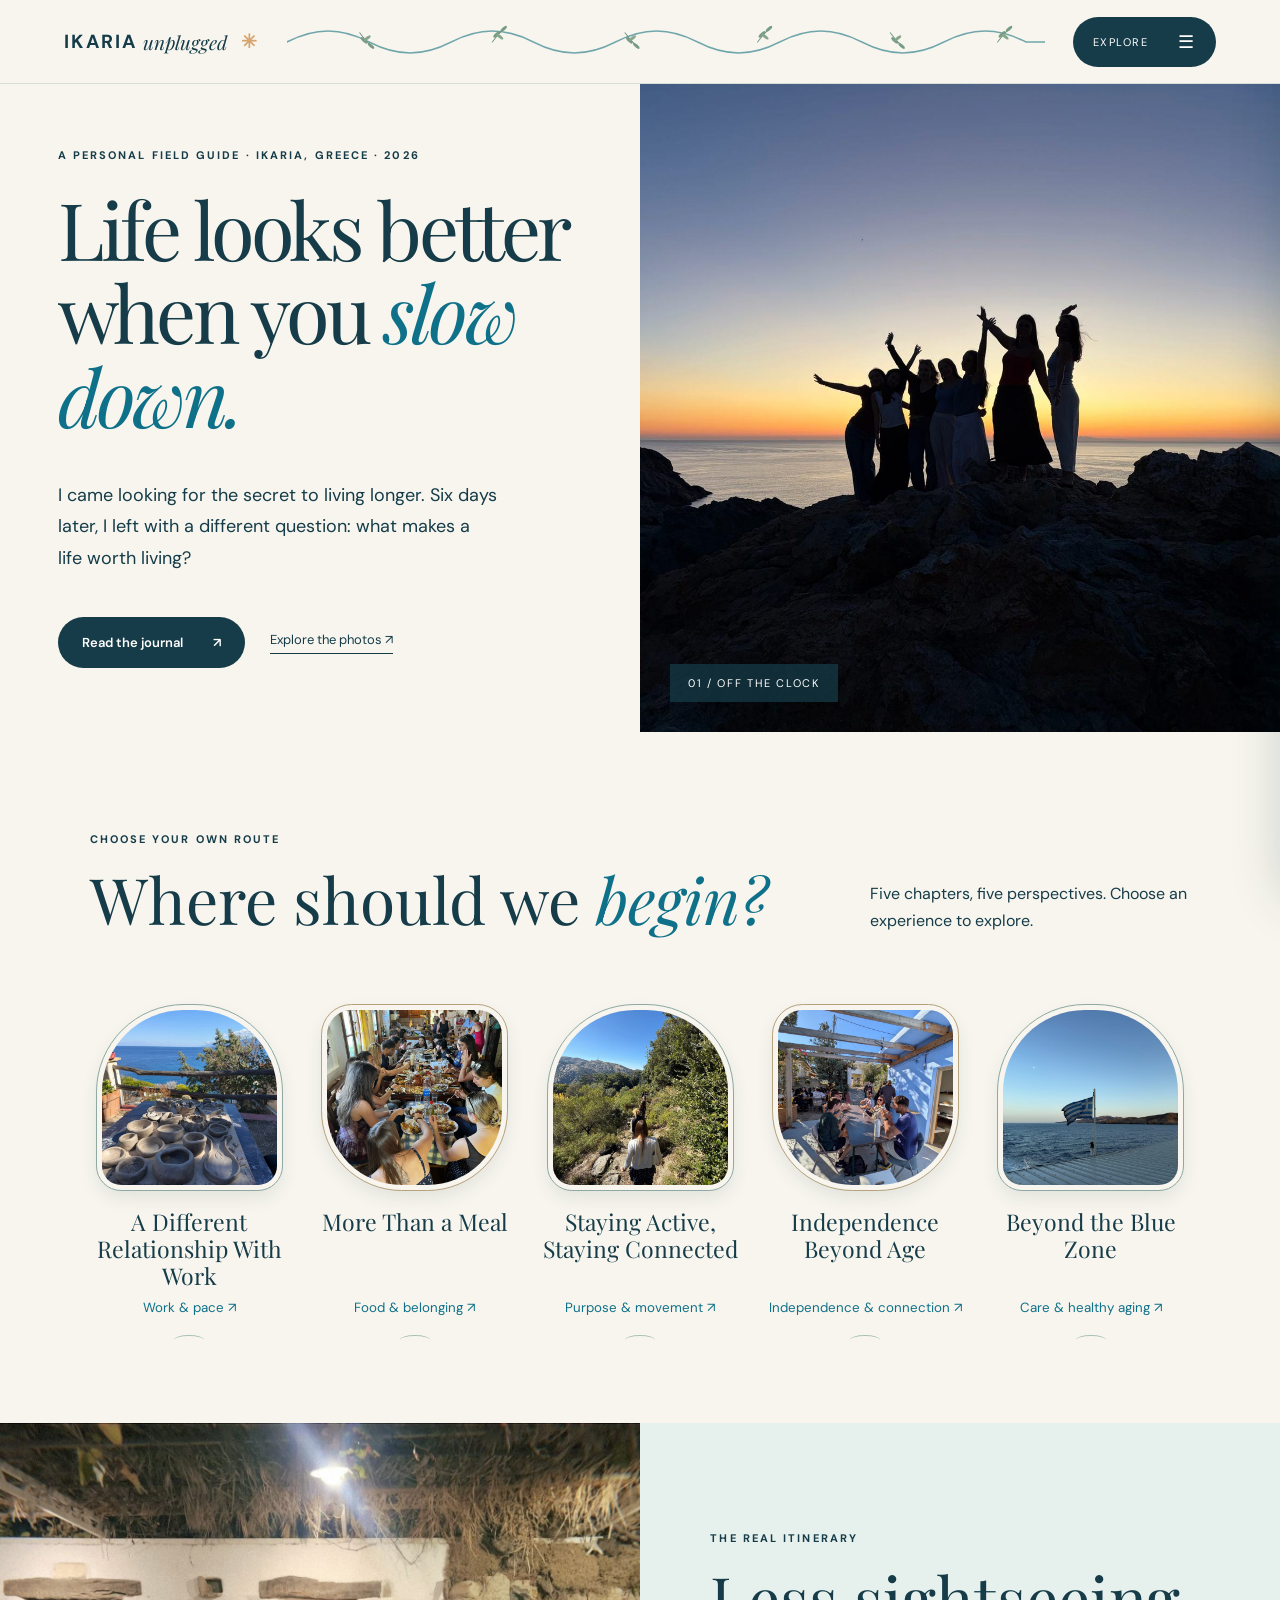
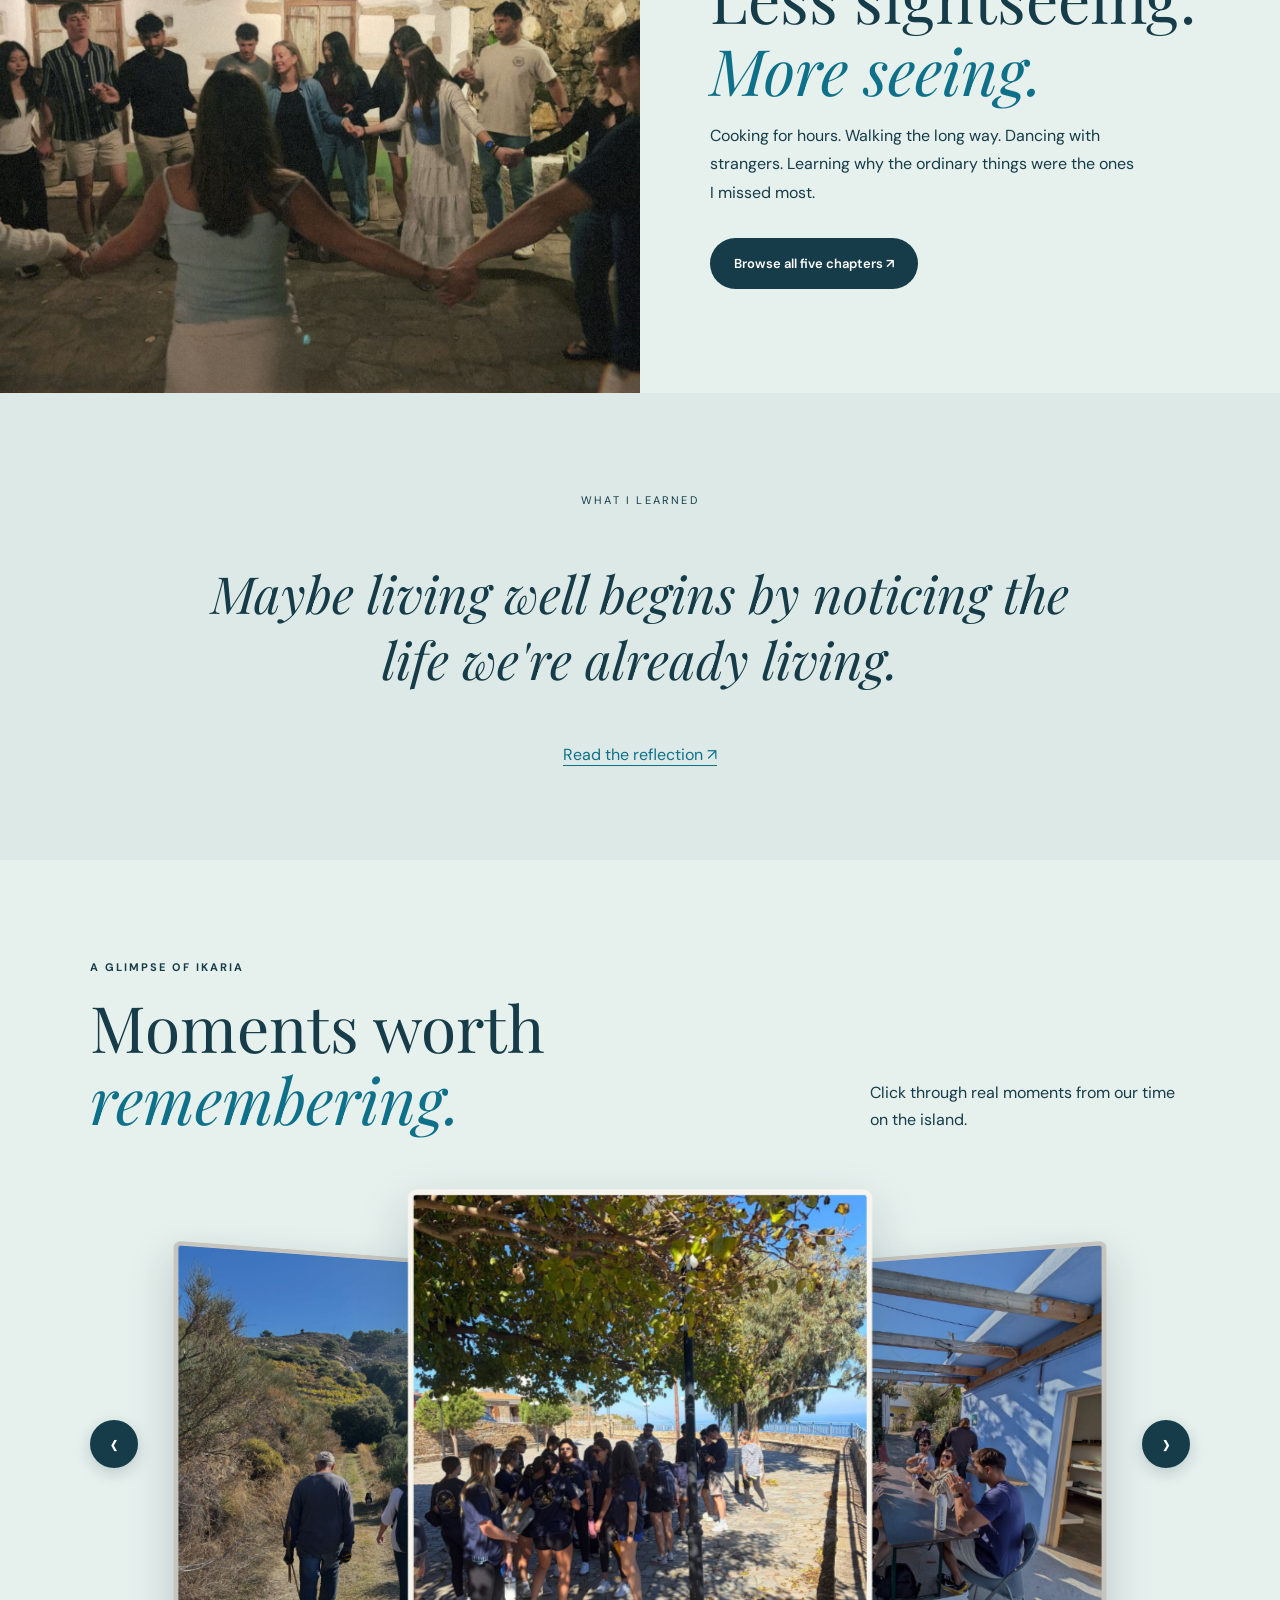
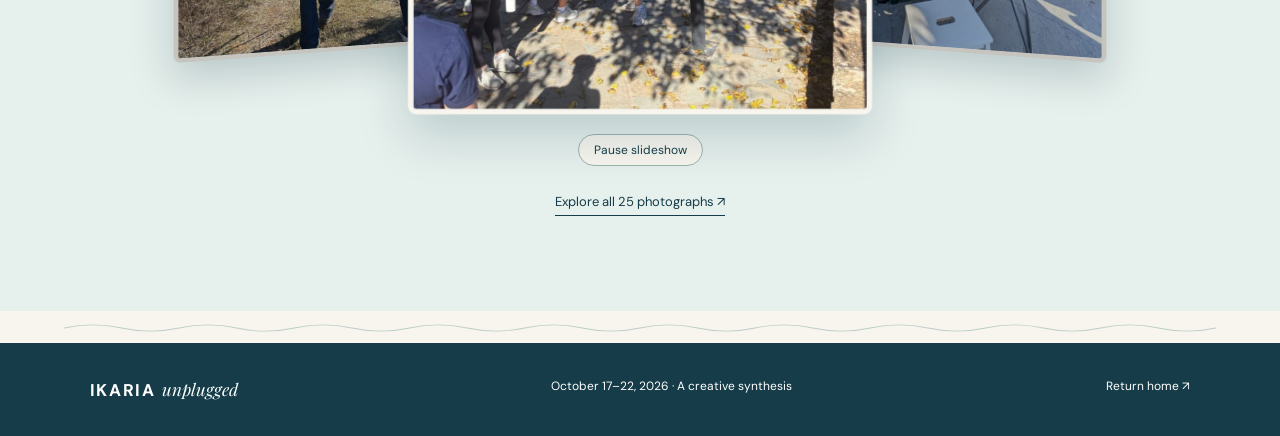
<file: index.html>
<!DOCTYPE html>

<html lang="en"><head><meta charset="utf-8"/><meta content="width=device-width,initial-scale=1" name="viewport"/><title>Ikaria Unplugged — Six Days, a Different Perspective</title><link href="style.css" rel="stylesheet"/><script defer="" src="script.js"></script></head><body><header class="topbar"><a class="wordmark" href="index.html">IKARIA <i>unplugged</i><span>✳</span></a><span aria-hidden="true" class="header-wave"><img alt="" src="header-wave.svg"/></span><button aria-controls="site-menu" aria-expanded="false" class="menu-button" type="button"><span>EXPLORE</span><b>☰</b></button></header><div aria-hidden="true" class="menu-panel" id="site-menu"><div class="menu-inner"><span class="eyebrow">YOUR FIELD GUIDE</span><nav><a href="index.html">Home</a><a href="journal.html">Journal</a><a href="reflection.html">Reflection</a><a href="gallery.html">Photo stories</a></nav><p>Six days on Ikaria. A lifetime of questions about living well.</p></div></div><main><section class="hero"><div class="hero-copy"><div class="eyebrow">A PERSONAL FIELD GUIDE · IKARIA, GREECE · 2026</div><h1>Life looks better<br/>when you <em>slow down.</em></h1><p>I came looking for the secret to living longer. Six days later, I left with a different question: what makes a life worth living?</p><div class="actions"><a class="pill" href="journal.html">Read the journal <span>↗</span></a><a class="textlink" href="gallery.html">Explore the photos ↗</a></div></div><div class="hero-visual"><img alt="Coastal landscape in Ikaria" src="images/home-silhouettes-selected.jpg"/><span class="image-tag">01 / OFF THE CLOCK</span></div></section><section class="section" id="discover"><div class="section-heading"><div><span class="eyebrow">CHOOSE YOUR OWN ROUTE</span><h2>Where should we <em>begin?</em></h2></div><p>Five chapters, five perspectives. Choose an experience to explore.</p></div><div class="circle-links"><a href="chapter-1.html"><img alt="A Different Relationship With Work" loading="lazy" src="images/19_craft_20261019_031328_3FE25A.JPEG"/><b>A Different Relationship With Work</b><small>Work &amp; pace ↗</small></a><a href="chapter-2.html"><img alt="More Than a Meal" loading="lazy" src="images/home-at-table-selected.jpg"/><b>More Than a Meal</b><small>Food &amp; belonging ↗</small></a><a href="chapter-3.html"><img alt="Staying Active, Staying Connected" loading="lazy" src="images/home-on-trail-selected.jpg"/><b>Staying Active, Staying Connected</b><small>Purpose &amp; movement ↗</small></a><a href="chapter-4.html"><img alt="Independence Beyond Age" loading="lazy" src="images/unique_003.jpg"/><b>Independence Beyond Age</b><small>Independence &amp; connection ↗</small></a><a href="chapter-5.html"><img alt="Beyond the Blue Zone" loading="lazy" src="images/home-leaving-island-selected.jpg"/><b>Beyond the Blue Zone</b><small>Care &amp; healthy aging ↗</small></a></div></section><section class="split-teaser"><img alt="Our group and local residents dancing together in Ikaria" src="images/home-community-dancing.jpg"/><div><span class="eyebrow">THE REAL ITINERARY</span><h2>Less sightseeing.<br/><em>More seeing.</em></h2><p>Cooking for hours. Walking the long way. Dancing with strangers. Learning why the ordinary things were the ones I missed most.</p><a class="pill pale" href="journal.html">Browse all five chapters ↗</a></div></section><section class="quote-strip"><span>WHAT I LEARNED</span><p>Maybe living well begins by noticing the life we're already living.</p><a href="reflection.html">Read the reflection ↗</a></section><section aria-label="Trip photo carousel" class="home-photo-carousel section"><div class="section-heading"><div><span class="eyebrow">A GLIMPSE OF IKARIA</span><h2>Moments worth <em>remembering.</em></h2></div><p>Click through real moments from our time on the island.</p></div><div aria-label="Photographs from Ikaria, use arrow buttons or click adjacent photos" class="home-carousel-wrap coverflow-wrap"><button aria-label="Previous photograph" class="home-carousel-prev" type="button">‹</button><div aria-label="Photo carousel" class="coverflow-stage" role="group"><button aria-label="View photograph" class="coverflow-card is-prev" type="button"><img alt="Ikaria trip photograph" loading="lazy"/></button><button aria-label="View photograph" class="coverflow-card is-current" type="button"><img alt="Ikaria trip photograph" loading="lazy"/></button><button aria-label="View photograph" class="coverflow-card is-next" type="button"><img alt="Ikaria trip photograph" loading="lazy"/></button></div><button aria-label="Next photograph" class="home-carousel-next" type="button">›</button><p aria-live="polite" class="home-carousel-caption"></p></div><a class="textlink" href="gallery.html">Explore all 25 photographs ↗</a></section></main><footer><span>IKARIA <i>unplugged</i></span><span>October 17–22, 2026 · A creative synthesis</span><a href="index.html">Return home ↗</a></footer></body></html>
</file>
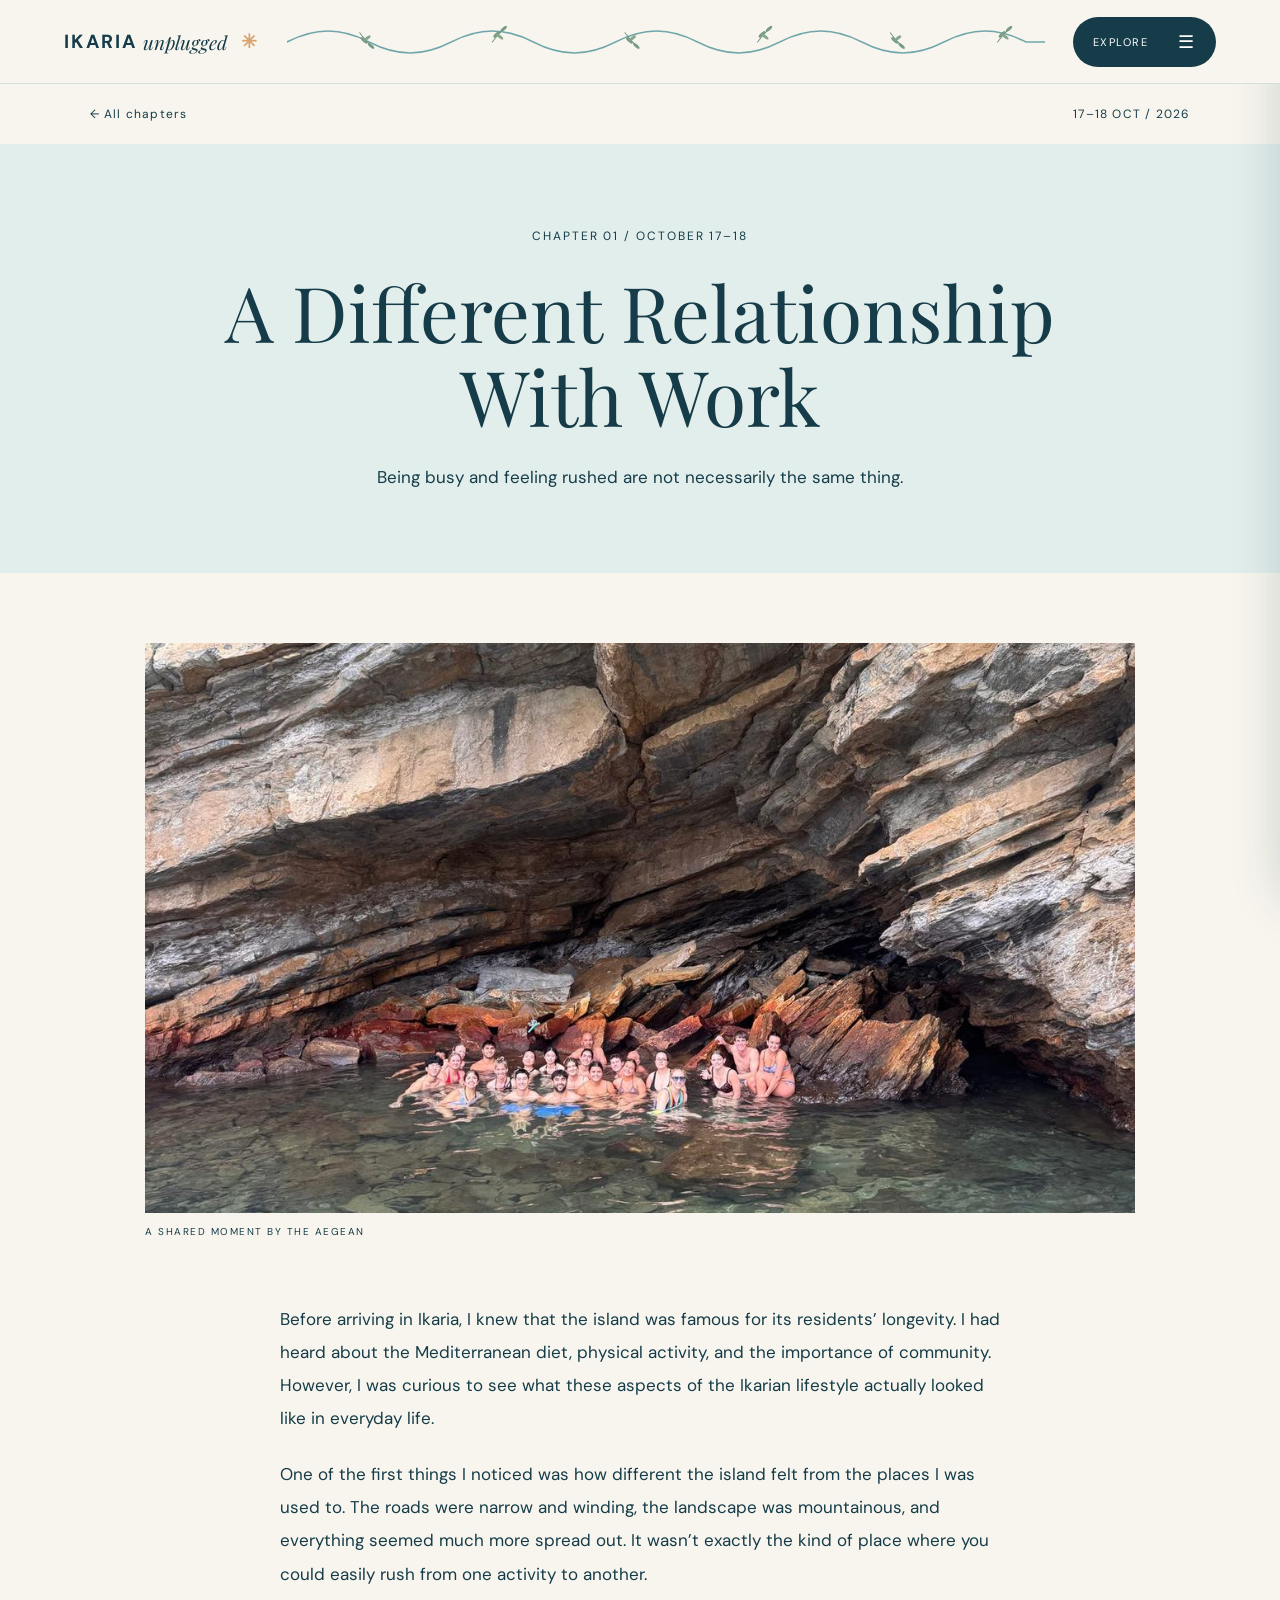
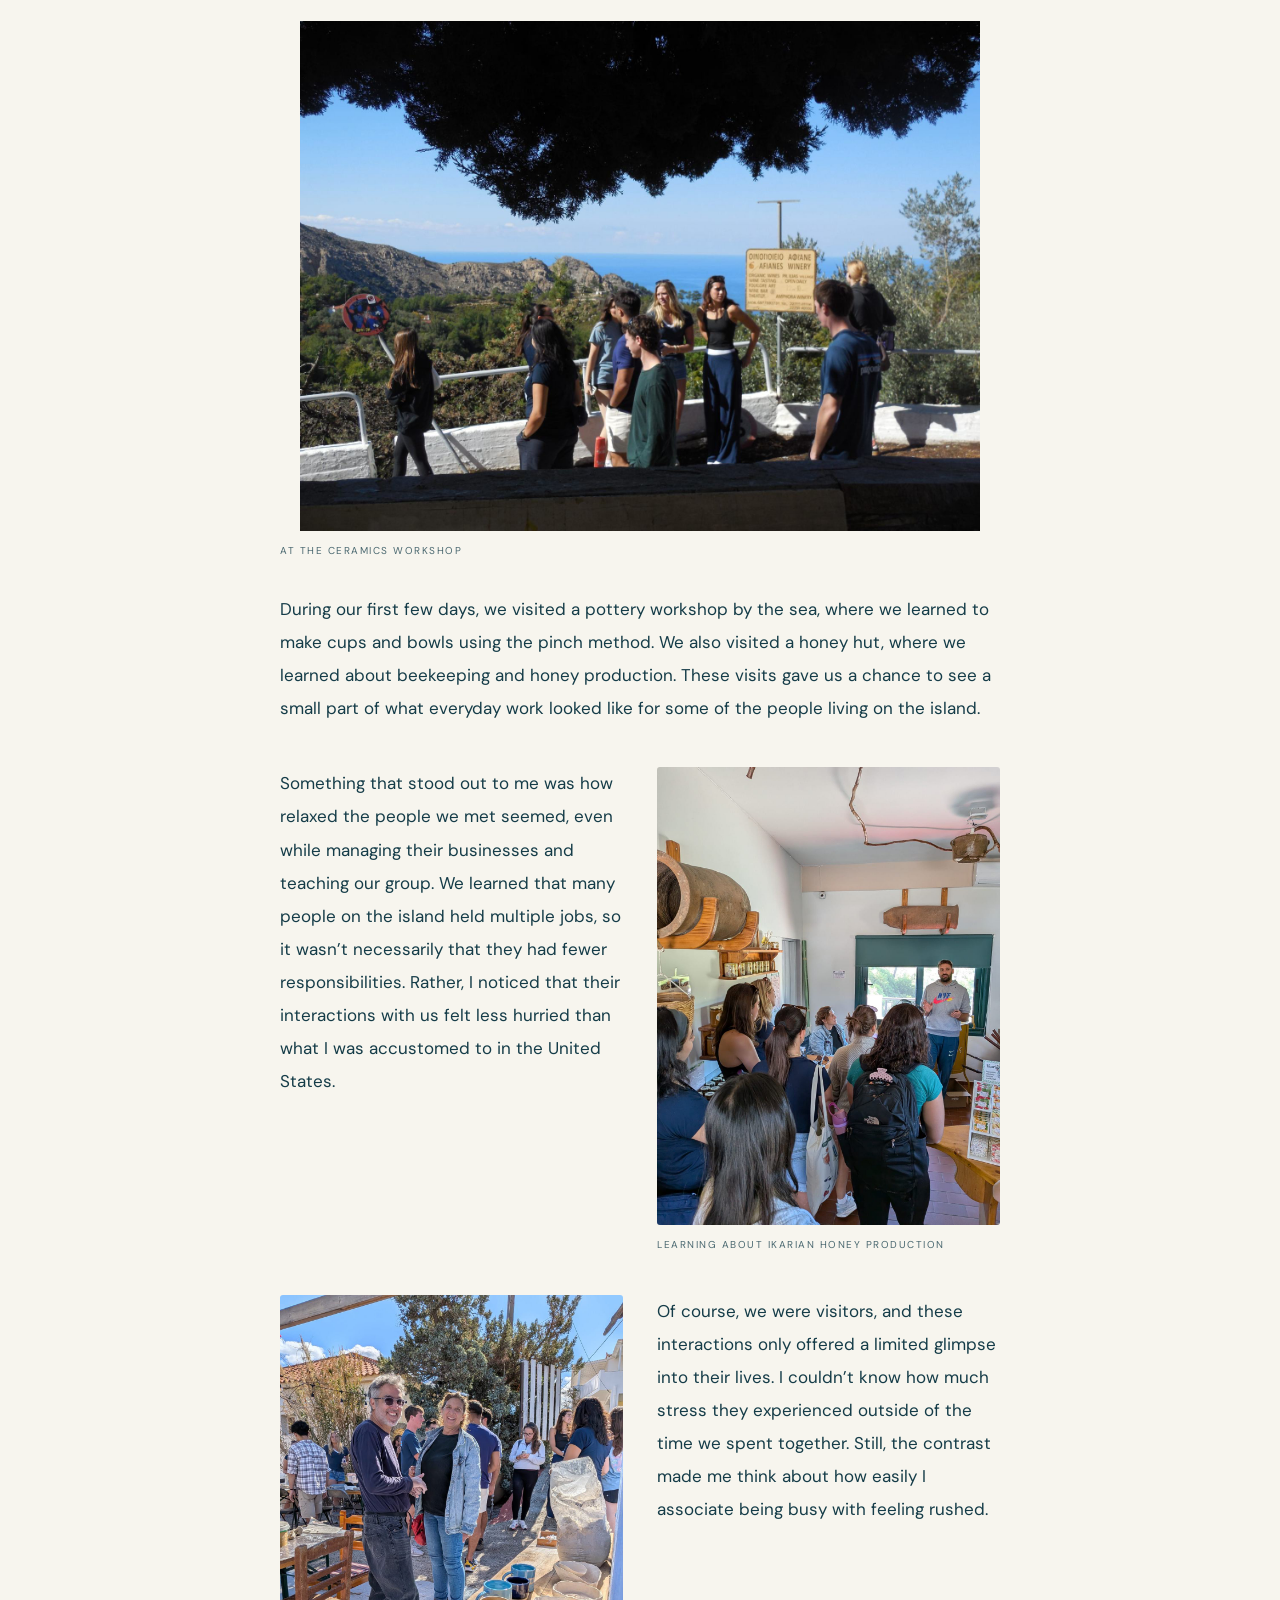
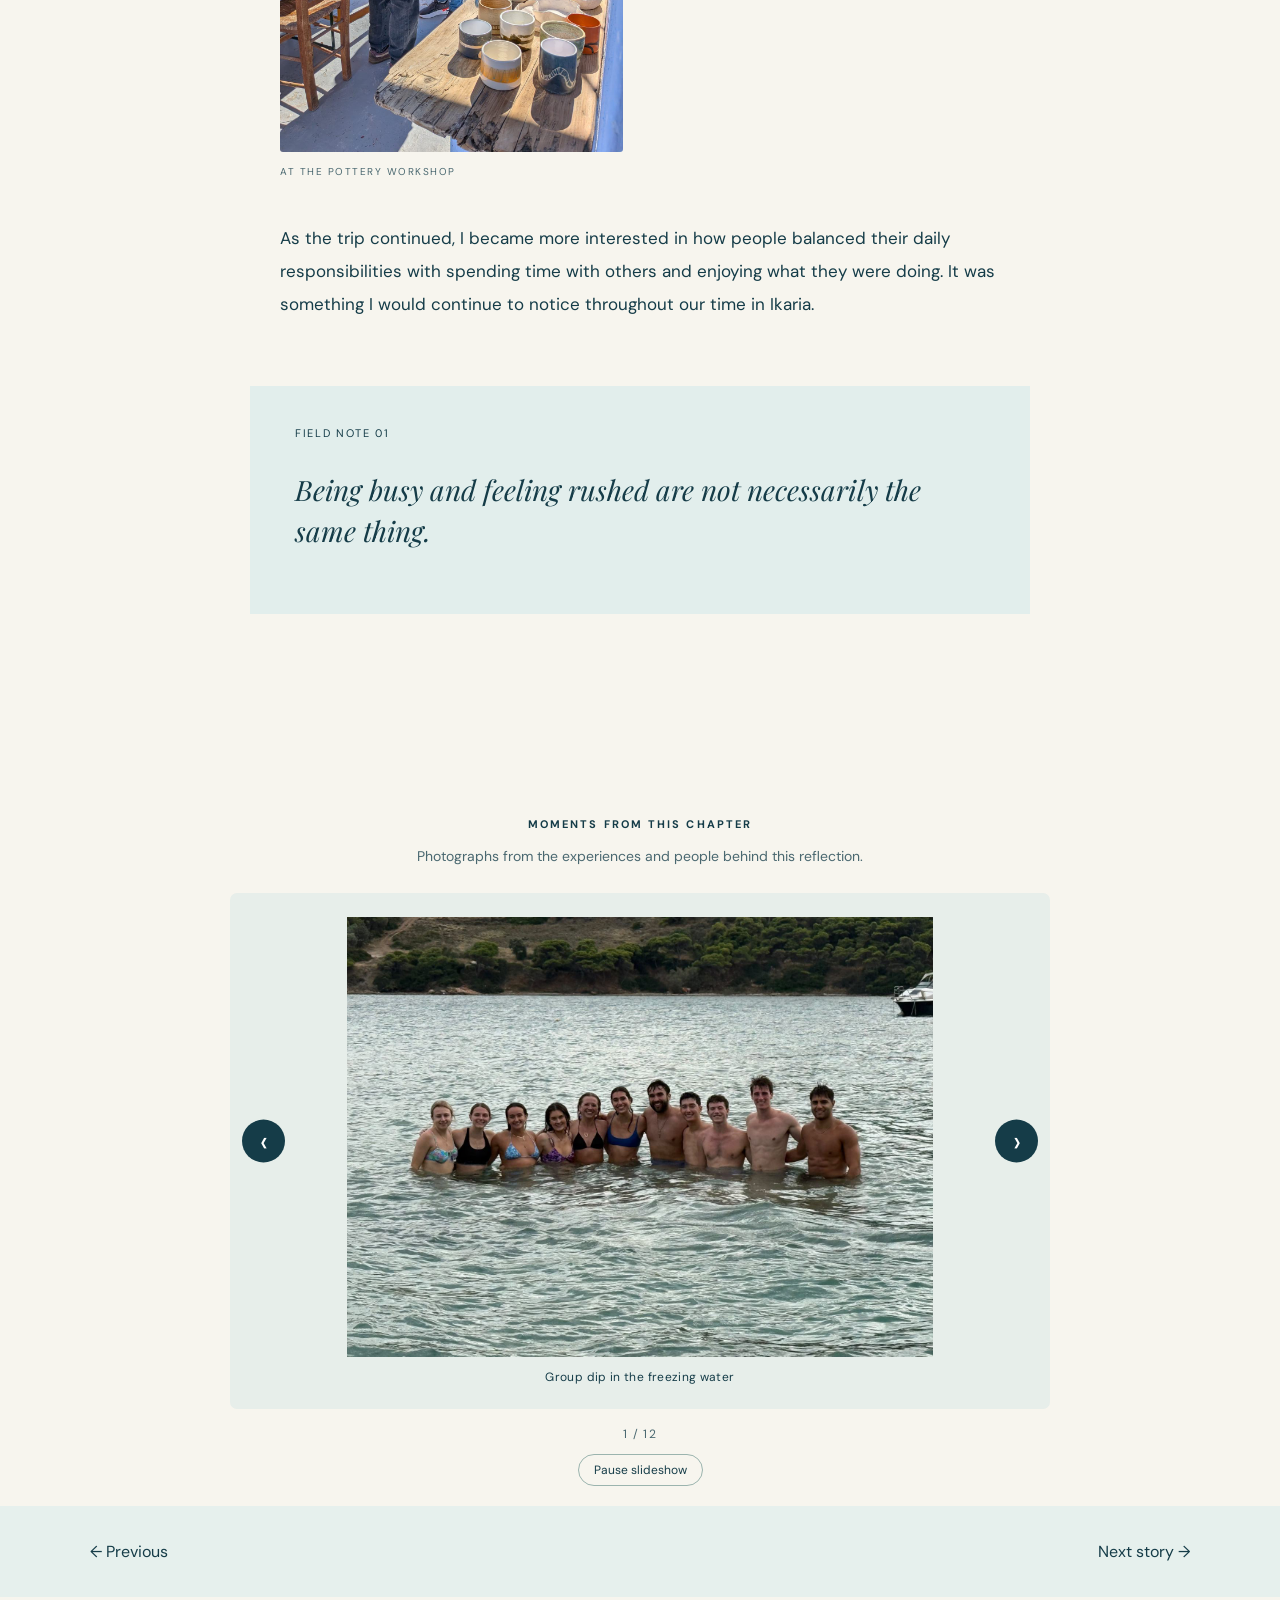
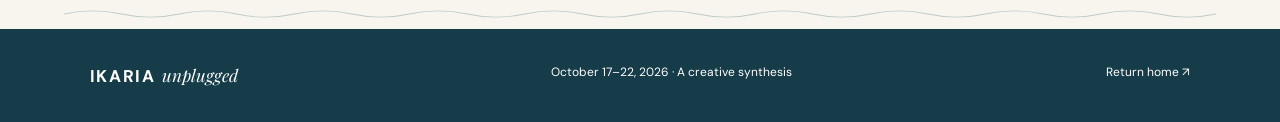
<file: chapter-1.html>
<!DOCTYPE html>

<html lang="en"><head><meta charset="utf-8"/><meta content="width=device-width,initial-scale=1" name="viewport"/><title>A Different Relationship With Work — Ikaria Unplugged</title><link href="style.css" rel="stylesheet"/><script defer="" src="script.js"></script></head><body><header class="topbar"><a class="wordmark" href="index.html">IKARIA <i>unplugged</i><span>✳</span></a><span aria-hidden="true" class="header-wave"><img alt="" src="header-wave.svg"/></span><button aria-controls="site-menu" aria-expanded="false" class="menu-button" type="button"><span>EXPLORE</span><b>☰</b></button></header><div aria-hidden="true" class="menu-panel" id="site-menu"><div class="menu-inner"><span class="eyebrow">YOUR FIELD GUIDE</span><nav><a href="index.html">Home</a><a href="journal.html">Journal</a><a href="reflection.html">Reflection</a><a href="gallery.html">Photo stories</a></nav><p>Six days on Ikaria. A lifetime of questions about living well.</p></div></div><main><div class="chapter-top"><a href="journal.html">← All chapters</a><span>17–18 OCT / 2026</span></div><section class="chapter-lead"><span>CHAPTER 01 / OCTOBER 17–18</span><h2>A Different Relationship With Work</h2><p>Being busy and feeling rushed are not necessarily the same thing.</p></section><section class="chapter-body"><figure class="feature-photo"><img alt="Our group swimming together in a rocky cove in Ikaria" loading="lazy" src="images/chapter1-swimming-cove.jpg"/><figcaption>A SHARED MOMENT BY THE AEGEAN</figcaption></figure><div class="prose"><p class="dropcap">Before arriving in Ikaria, I knew that the island was famous for its residents’ longevity. I had heard about the Mediterranean diet, physical activity, and the importance of community. However, I was curious to see what these aspects of the Ikarian lifestyle actually looked like in everyday life.</p><p>One of the first things I noticed was how different the island felt from the places I was used to. The roads were narrow and winding, the landscape was mountainous, and everything seemed much more spread out. It wasn’t exactly the kind of place where you could easily rush from one activity to another.</p><figure class="journal-inline journal-inline-wide"><img alt="Our group outside the ceramics workshop overlooking the sea" loading="lazy" src="images/20261018_170908_3E8A99.JPEG"/><figcaption>AT THE CERAMICS WORKSHOP</figcaption></figure><p>During our first few days, we visited a pottery workshop by the sea, where we learned to make cups and bowls using the pinch method. We also visited a honey hut, where we learned about beekeeping and honey production. These visits gave us a chance to see a small part of what everyday work looked like for some of the people living on the island.</p><div class="journal-photo-story image-right"><figure class="journal-inline journal-inline-right"><img alt="Our handmade pottery, drying outside" loading="lazy" src="images/20261018_165226_3D8762 2.JPEG"/><figcaption>LEARNING ABOUT IKARIAN HONEY PRODUCTION</figcaption></figure><p>Something that stood out to me was how relaxed the people we met seemed, even while managing their businesses and teaching our group. We learned that many people on the island held multiple jobs, so it wasn’t necessarily that they had fewer responsibilities. Rather, I noticed that their interactions with us felt less hurried than what I was accustomed to in the United States.</p></div><div class="journal-photo-story image-left"><figure class="journal-inline journal-inline-left"><img alt="Learning about Ikarian honey production" loading="lazy" src="images/20261018_165226_340948.JPEG"/><figcaption>AT THE POTTERY WORKSHOP</figcaption></figure><p>Of course, we were visitors, and these interactions only offered a limited glimpse into their lives. I couldn’t know how much stress they experienced outside of the time we spent together. Still, the contrast made me think about how easily I associate being busy with feeling rushed.</p></div><p>As the trip continued, I became more interested in how people balanced their daily responsibilities with spending time with others and enjoying what they were doing. It was something I would continue to notice throughout our time in Ikaria.</p></div><div class="takeaway"><span>FIELD NOTE 01</span><p>Being busy and feeling rushed are not necessarily the same thing.</p></div></section><section aria-label="Chapter photographs, automatic slideshow" class="chapter-photo-carousel unified-chapter-carousel"><div class="chapter-carousel-heading"><span class="eyebrow">MOMENTS FROM THIS CHAPTER</span><p>Photographs from the experiences and people behind this reflection.</p></div><div class="chapter-carousel-frame"><button aria-label="Previous photo" class="chapter-carousel-arrow prev" type="button">‹</button><button aria-label="Next photo" class="chapter-carousel-arrow next" type="button">›</button><figure class="chapter-carousel-slide is-active"><img alt="Group dip in the freezing water" loading="lazy" src="images/20261017_082427_3C4789.JPEG"/><figcaption>Group dip in the freezing water</figcaption></figure><figure class="chapter-carousel-slide"><img alt="Rocky walk to dinner" loading="lazy" src="images/20261017_171830_3E246E.JPEG"/><figcaption>Rocky walk to dinner</figcaption></figure><figure class="chapter-carousel-slide"><img alt="First family-style dinner" loading="lazy" src="images/20261016_135716_30B8FD.JPEG"/><figcaption>First family-style dinner</figcaption></figure><figure class="chapter-carousel-slide"><img alt="Lunch after visiting the hot spring" loading="lazy" src="images/20261017_081511_3BF1E1.JPEG"/><figcaption>Lunch after visiting the hot spring</figcaption></figure><figure class="chapter-carousel-slide"><img alt="First dinner at Thea’s restaurant" loading="lazy" src="images/20261017_142405_3FC751.JPEG"/><figcaption>First dinner at Thea’s restaurant</figcaption></figure><figure class="chapter-carousel-slide"><img alt="Pottery pieces made using the pinch technique" loading="lazy" src="images/20261018_140036_3BD5E9.JPEG"/><figcaption>Pottery pieces made using the pinch technique</figcaption></figure><figure class="chapter-carousel-slide"><img alt="View during ceramics class" loading="lazy" src="images/20261019_030749_39AFB5.JPEG"/><figcaption>View during ceramics class</figcaption></figure><figure class="chapter-carousel-slide"><img alt="Learning from the ceramics teacher" loading="lazy" src="images/20261019_031328_3D26A0.JPEG"/><figcaption>Learning from the ceramics teacher</figcaption></figure><figure class="chapter-carousel-slide"><img alt="Ceramics teacher showing the kiln" loading="lazy" src="images/20261018_171155_3D0835.JPEG"/><figcaption>Ceramics teacher showing the kiln</figcaption></figure><figure class="chapter-carousel-slide"><img alt="Jars of Ikarian honey at the honey hut" loading="lazy" src="images/20261018_062103_3DAFA4.JPEG"/><figcaption>Jars of Ikarian honey at the honey hut</figcaption></figure><figure class="chapter-carousel-slide"><img alt="Beautiful Ikarian sunset" loading="lazy" src="images/20261017_172112_36FF05.JPEG"/><figcaption>Beautiful Ikarian sunset</figcaption></figure><figure class="chapter-carousel-slide"><img alt="Football game with the locals" loading="lazy" src="images/20261018_134911_38019E.JPEG"/><figcaption>Football game with the locals</figcaption></figure></div><div class="chapter-carousel-counter">1 / 12</div></section>
<nav class="chapter-pager"><a href="journal.html">← Previous</a><a href="chapter-2.html">Next story →</a></nav></main><footer><span>IKARIA <i>unplugged</i></span><span>October 17–22, 2026 · A creative synthesis</span><a href="index.html">Return home ↗</a></footer></body></html>
</file>
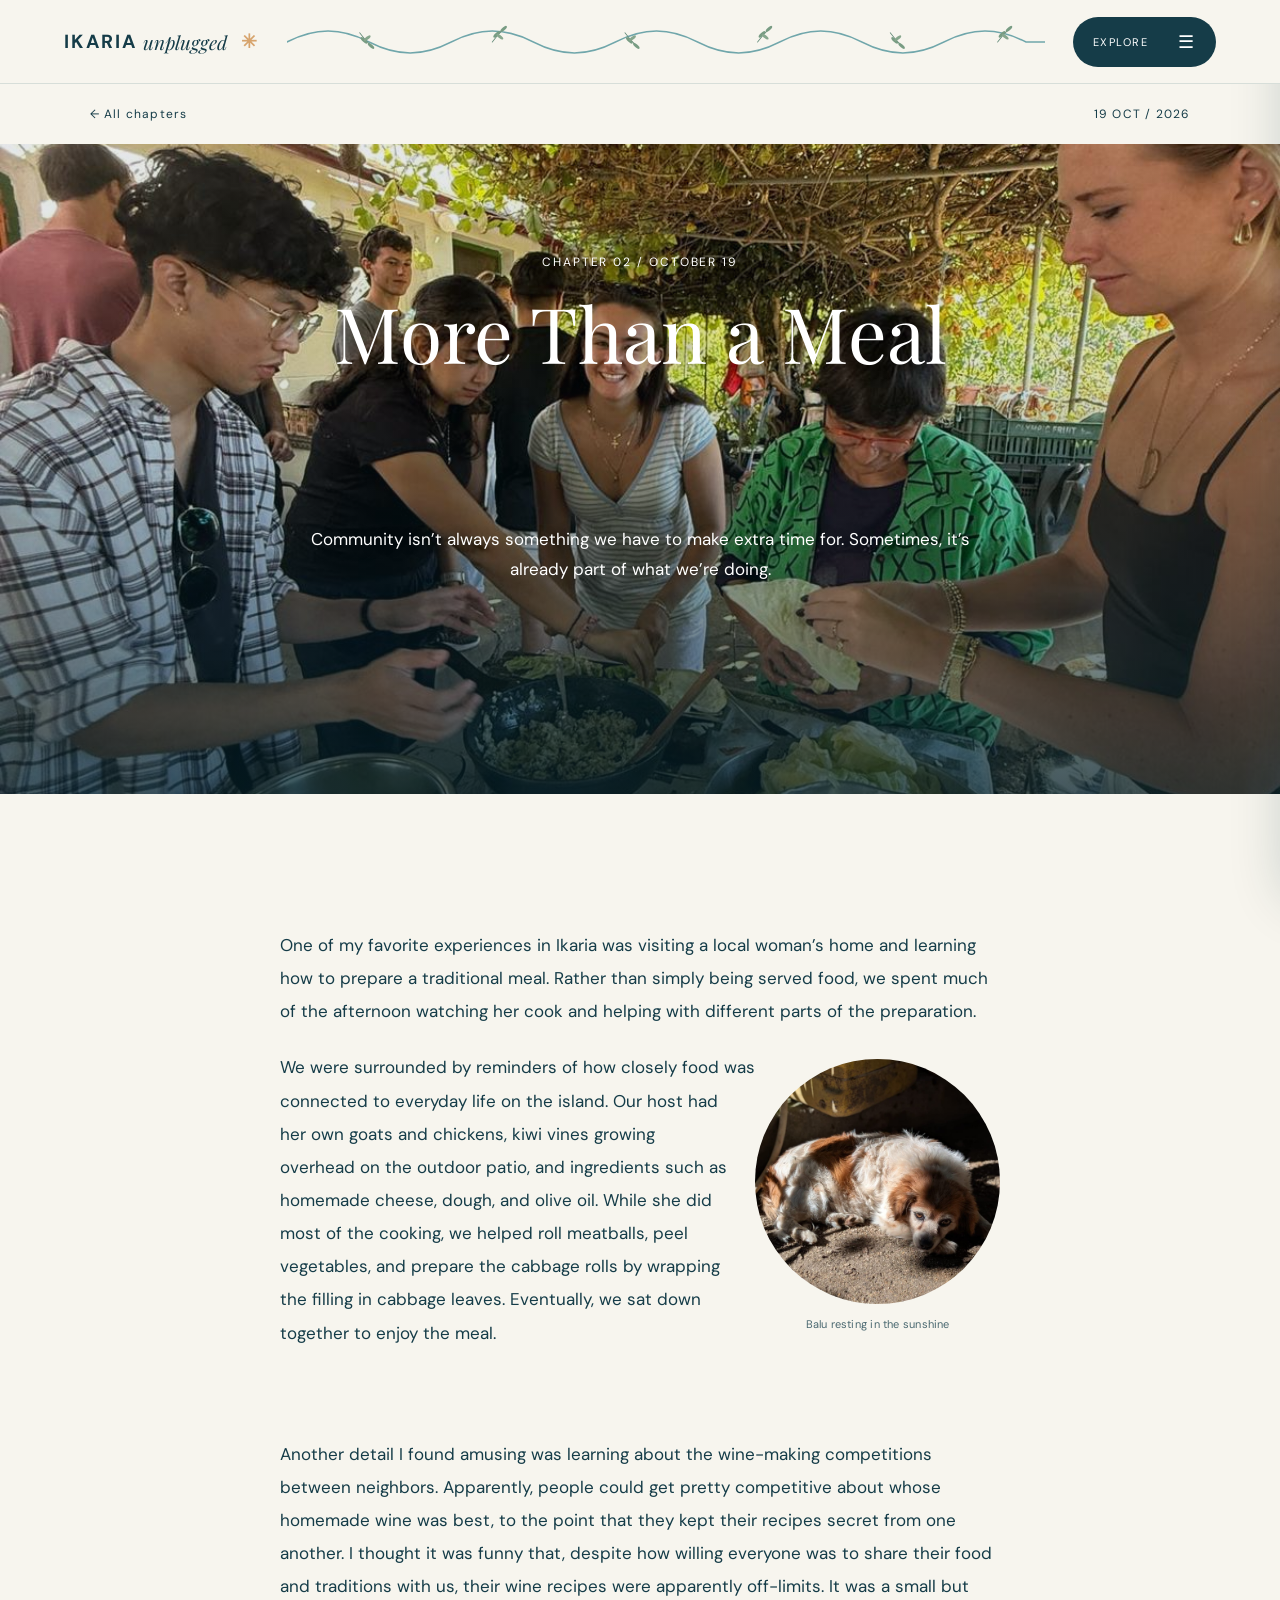
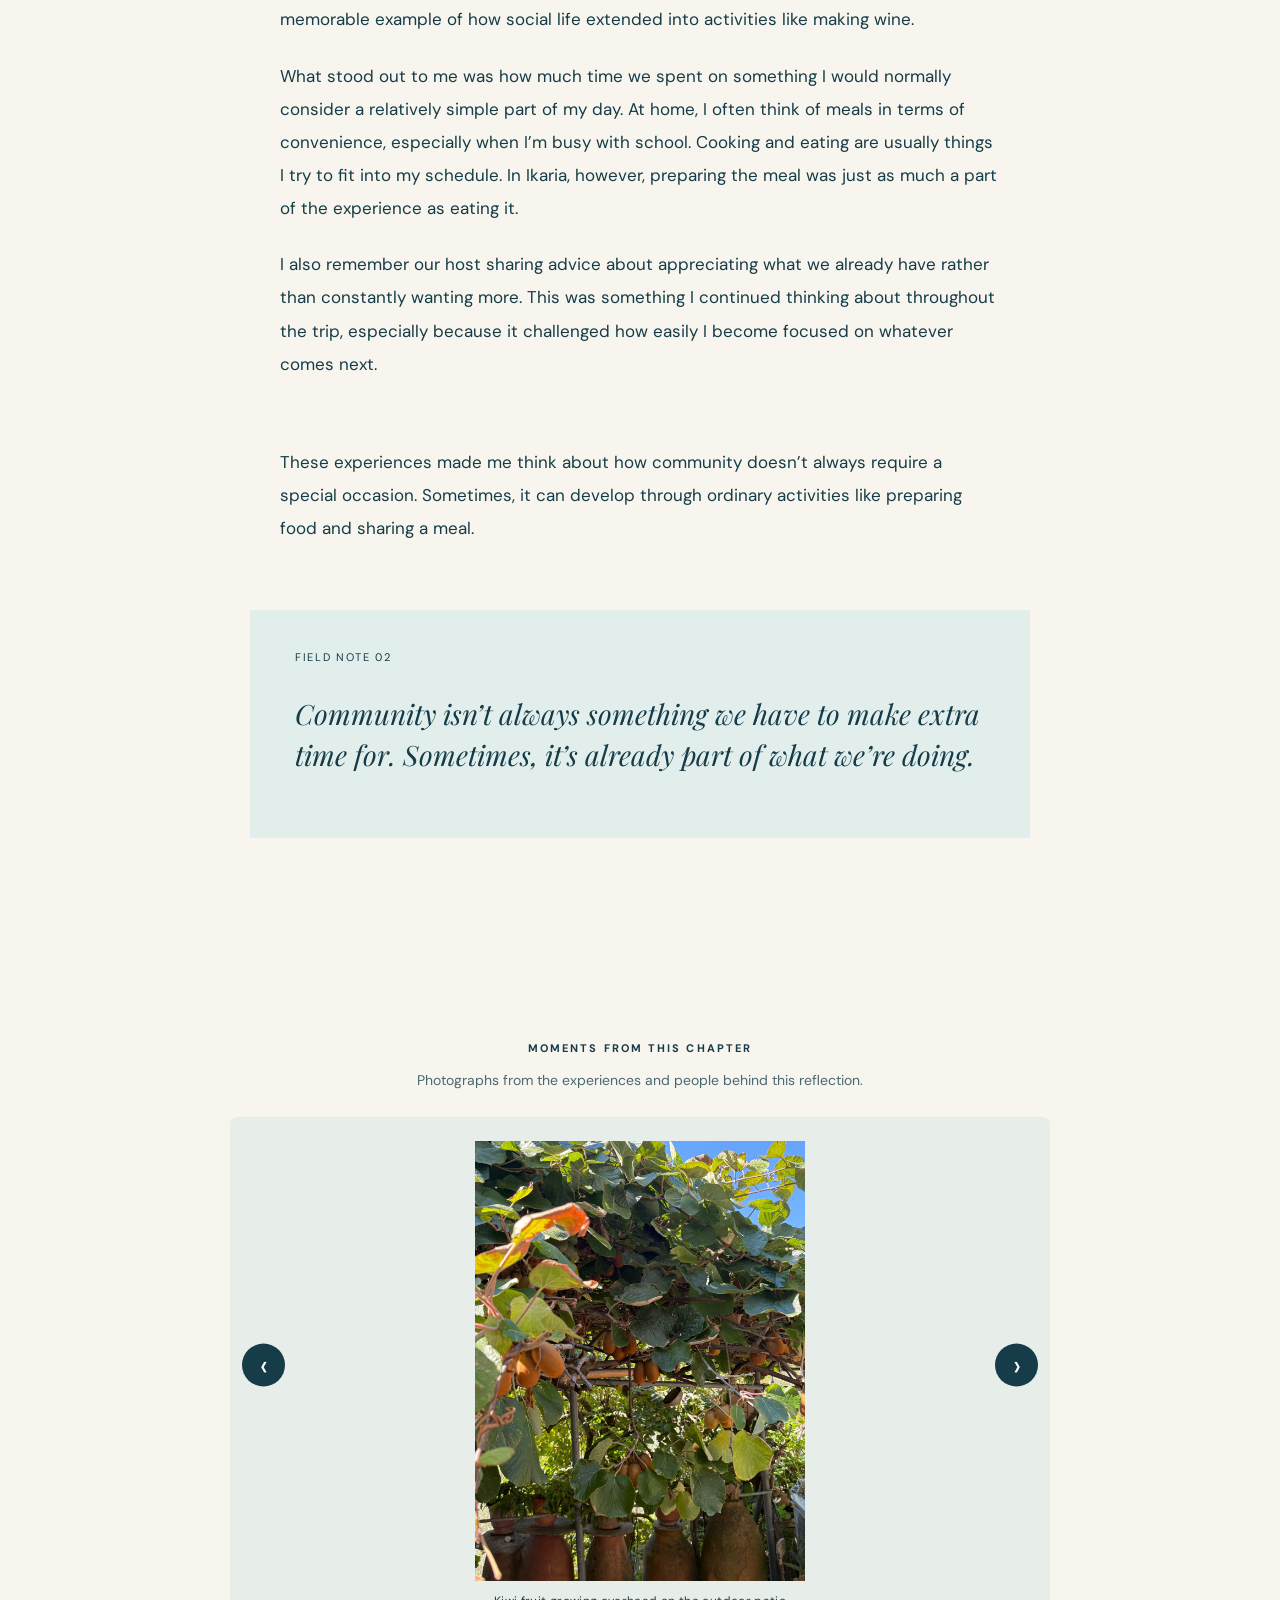
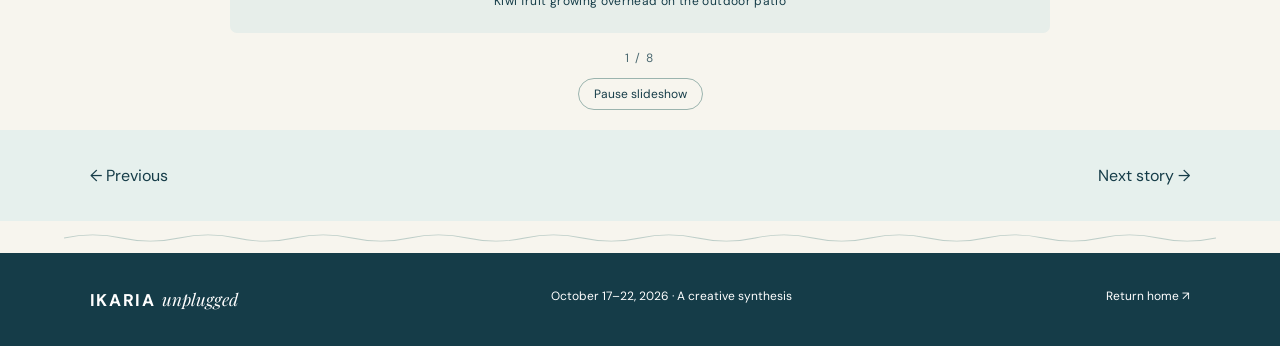
<file: chapter-2.html>
<!DOCTYPE html>

<html lang="en"><head><meta charset="utf-8"/><meta content="width=device-width,initial-scale=1" name="viewport"/><title>More Than a Meal — Ikaria Unplugged</title><link href="style.css" rel="stylesheet"/><script defer="" src="script.js"></script></head><body><header class="topbar"><a class="wordmark" href="index.html">IKARIA <i>unplugged</i><span>✳</span></a><span aria-hidden="true" class="header-wave"><img alt="" src="header-wave.svg"/></span><button aria-controls="site-menu" aria-expanded="false" class="menu-button" type="button"><span>EXPLORE</span><b>☰</b></button></header><div aria-hidden="true" class="menu-panel" id="site-menu"><div class="menu-inner"><span class="eyebrow">YOUR FIELD GUIDE</span><nav><a href="index.html">Home</a><a href="journal.html">Journal</a><a href="reflection.html">Reflection</a><a href="gallery.html">Photo stories</a></nav><p>Six days on Ikaria. A lifetime of questions about living well.</p></div></div><main><div class="chapter-top"><a href="journal.html">← All chapters</a><span>19 OCT / 2026</span></div><section aria-label="Preparing cabbage rolls together" class="chapter-lead chapter-lead-photo chapter-lead-photo-2" role="img" style='--chapter-cover: url("images/20261019_162719_394D37.JPEG");'><span>CHAPTER 02 / OCTOBER 19</span><h2>More Than a Meal</h2><p>Community isn’t always something we have to make extra time for. Sometimes, it’s already part of what we’re doing.</p></section><section class="chapter-body"><div class="prose"><p class="dropcap">One of my favorite experiences in Ikaria was visiting a local woman’s home and learning how to prepare a traditional meal. Rather than simply being served food, we spent much of the afternoon watching her cook and helping with different parts of the preparation.</p><figure class="journal-inline journal-inline-right journal-circle"><img alt="Balu resting in the sunshine" loading="lazy" src="images/20261019_154328_3BEDC0.JPEG"/><figcaption>Balu resting in the sunshine</figcaption></figure><p>We were surrounded by reminders of how closely food was connected to everyday life on the island. Our host had her own goats and chickens, kiwi vines growing overhead on the outdoor patio, and ingredients such as homemade cheese, dough, and olive oil. While she did most of the cooking, we helped roll meatballs, peel vegetables, and prepare the cabbage rolls by wrapping the filling in cabbage leaves. Eventually, we sat down together to enjoy the meal.</p></div><div class="prose"><p>Another detail I found amusing was learning about the wine-making competitions between neighbors. Apparently, people could get pretty competitive about whose homemade wine was best, to the point that they kept their recipes secret from one another. I thought it was funny that, despite how willing everyone was to share their food and traditions with us, their wine recipes were apparently off-limits. It was a small but memorable example of how social life extended into activities like making wine.</p><p>What stood out to me was how much time we spent on something I would normally consider a relatively simple part of my day. At home, I often think of meals in terms of convenience, especially when I’m busy with school. Cooking and eating are usually things I try to fit into my schedule. In Ikaria, however, preparing the meal was just as much a part of the experience as eating it.</p><p>I also remember our host sharing advice about appreciating what we already have rather than constantly wanting more. This was something I continued thinking about throughout the trip, especially because it challenged how easily I become focused on whatever comes next.</p></div><div class="prose"><p>These experiences made me think about how community doesn’t always require a special occasion. Sometimes, it can develop through ordinary activities like preparing food and sharing a meal.</p></div><div class="takeaway"><span>FIELD NOTE 02</span><p>Community isn’t always something we have to make extra time for. Sometimes, it’s already part of what we’re doing.</p></div></section><section aria-label="Chapter photographs, automatic slideshow" class="chapter-photo-carousel unified-chapter-carousel"><div class="chapter-carousel-heading"><span class="eyebrow">MOMENTS FROM THIS CHAPTER</span><p>Photographs from the experiences and people behind this reflection.</p></div><div class="chapter-carousel-frame"><button aria-label="Previous photo" class="chapter-carousel-arrow prev" type="button">‹</button><button aria-label="Next photo" class="chapter-carousel-arrow next" type="button">›</button><figure class="chapter-carousel-slide is-active"><img alt="Kiwi fruit growing overhead on the outdoor patio" loading="lazy" src="images/20261019_104737_38F24D 2.JPEG"/><figcaption>Kiwi fruit growing overhead on the outdoor patio</figcaption></figure><figure class="chapter-carousel-slide"><img alt="Beneath the kiwi tree" loading="lazy" src="images/20261019_154132_3BD305 3.JPEG"/><figcaption>Beneath the kiwi tree</figcaption></figure><figure class="chapter-carousel-slide"><img alt="Preparing food together under the kiwi tree" loading="lazy" src="images/20261019_154132_38C976.JPEG"/><figcaption>Preparing food together under the kiwi tree</figcaption></figure><figure class="chapter-carousel-slide"><img alt="Fresh produce from the garden" loading="lazy" src="images/20261019_162719_3B5A5D.JPEG"/><figcaption>Fresh produce from the garden</figcaption></figure><figure class="chapter-carousel-slide"><img alt="Our host showing us how to prepare the meal" loading="lazy" src="images/20261019_154328_3A5D0E 3.JPEG"/><figcaption>Our host showing us how to prepare the meal</figcaption></figure><figure class="chapter-carousel-slide"><img alt="Sharing a homemade meal around the table" loading="lazy" src="images/20261019_154328_348259 3.JPEG"/><figcaption>Sharing a homemade meal around the table</figcaption></figure><figure class="chapter-carousel-slide"><img alt="A ladder beside the garden tree" loading="lazy" src="images/20261025_042837_3AF53E.JPEG"/><figcaption>A ladder beside the garden tree</figcaption></figure><figure class="chapter-carousel-slide"><img alt="Hilly walk to the host’s house" loading="lazy" src="images/20261025_042837_34C678.JPEG"/><figcaption>Hilly walk to the host’s house</figcaption></figure></div><div class="chapter-carousel-counter">1 / 8</div></section>
<nav class="chapter-pager"><a href="chapter-1.html">← Previous</a><a href="chapter-3.html">Next story →</a></nav></main><footer><span>IKARIA <i>unplugged</i></span><span>October 17–22, 2026 · A creative synthesis</span><a href="index.html">Return home ↗</a></footer></body></html>
</file>
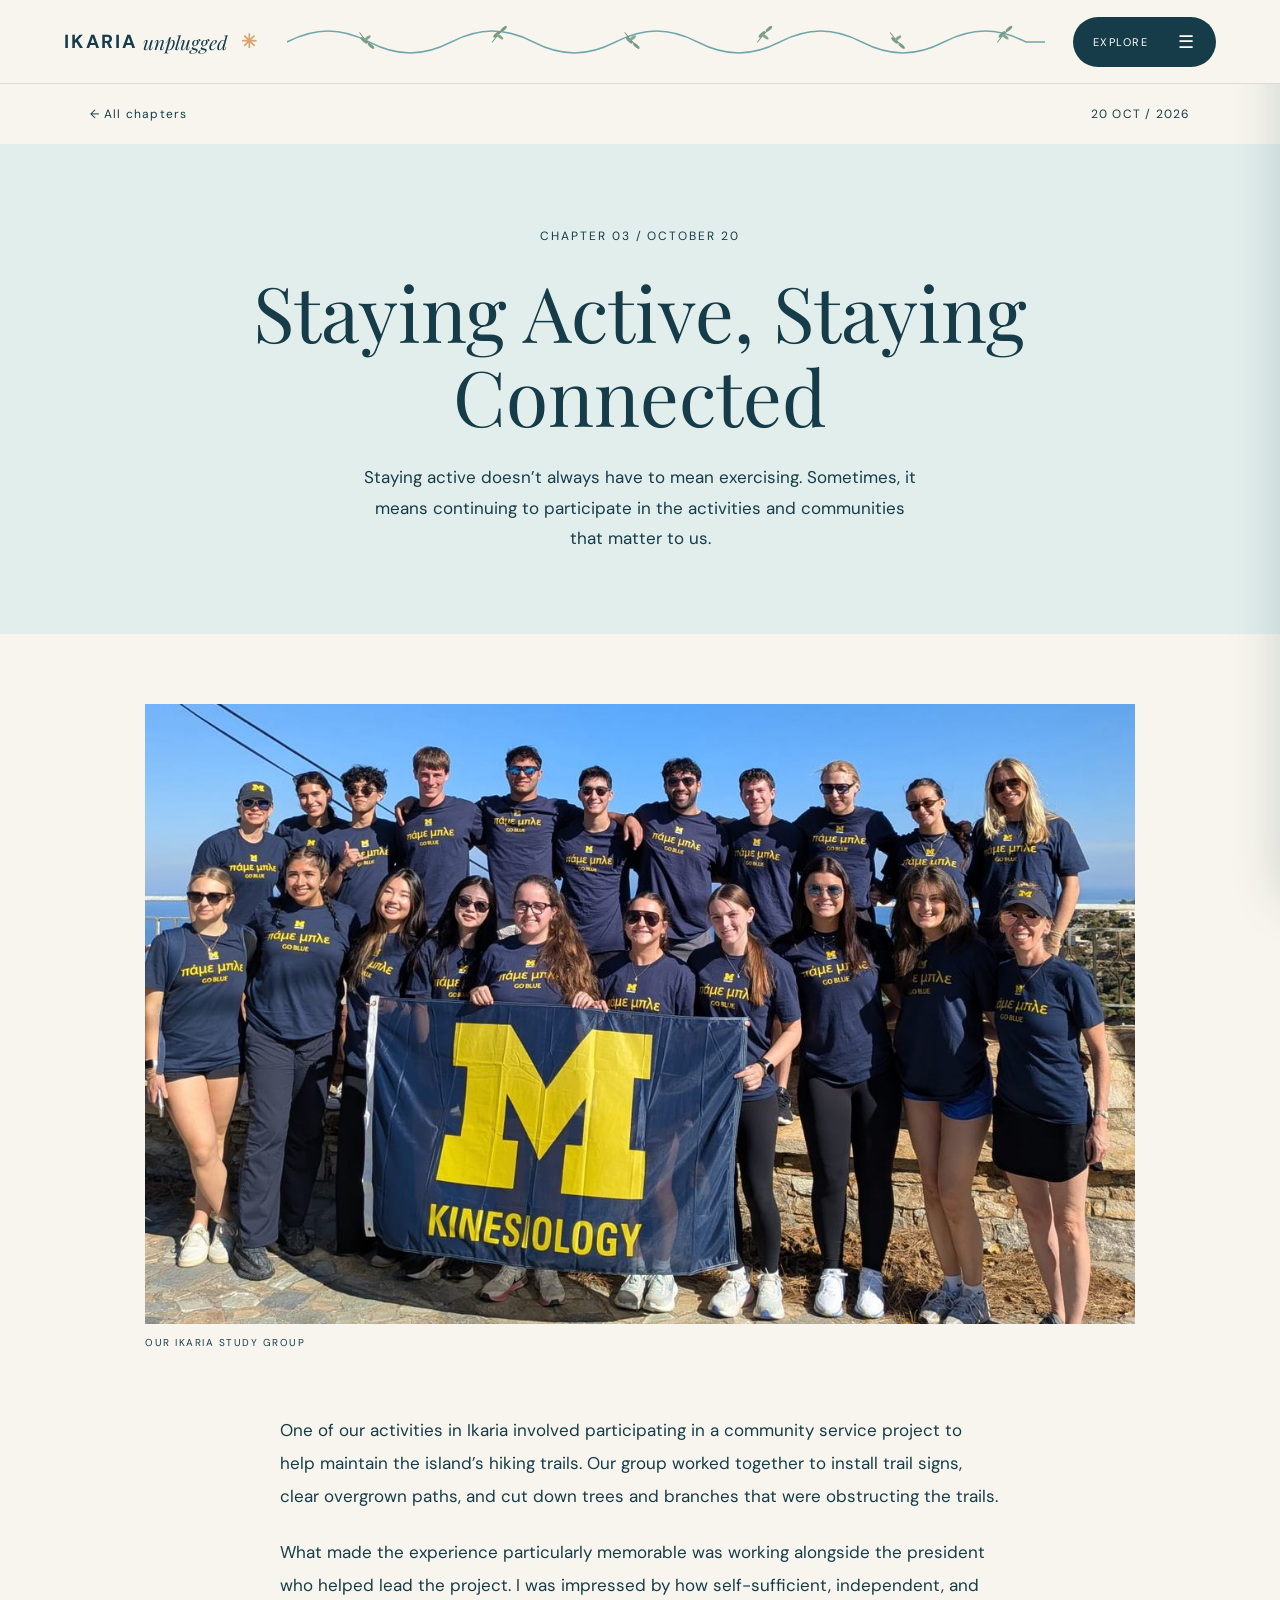
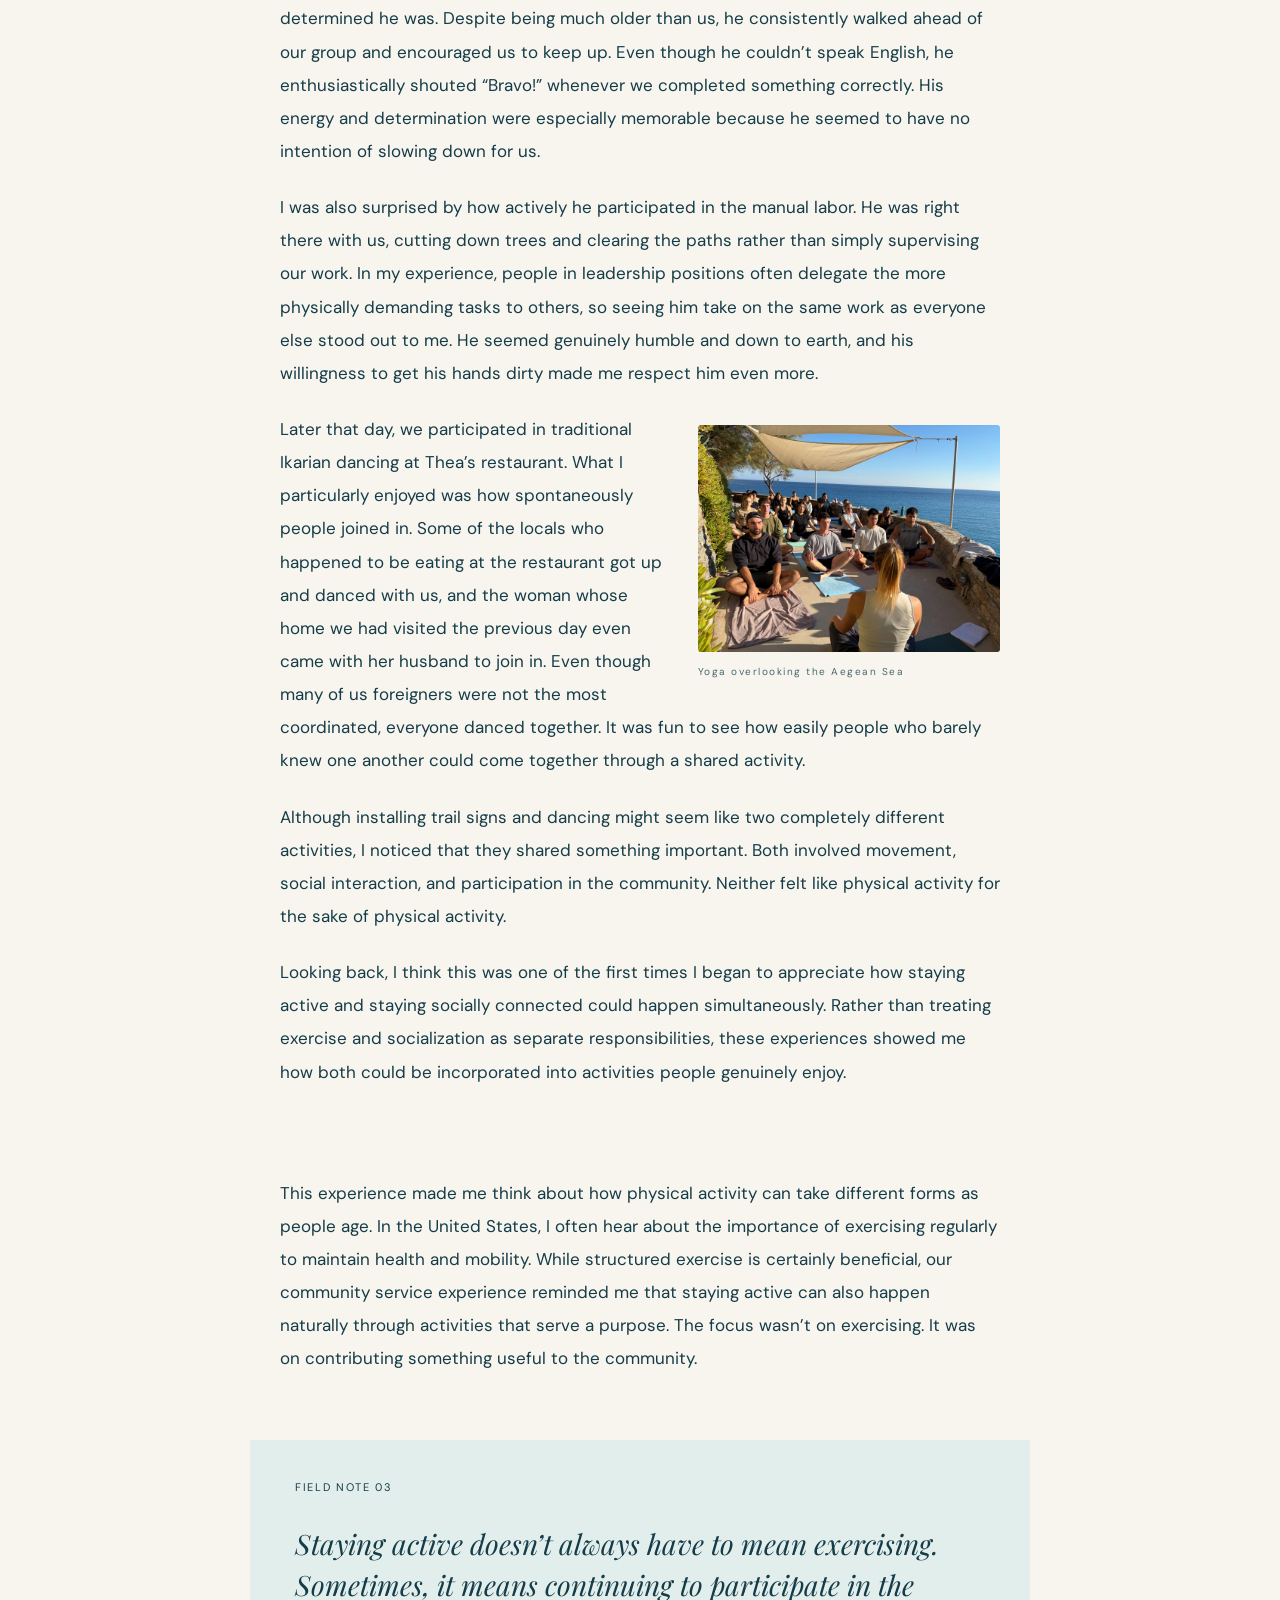
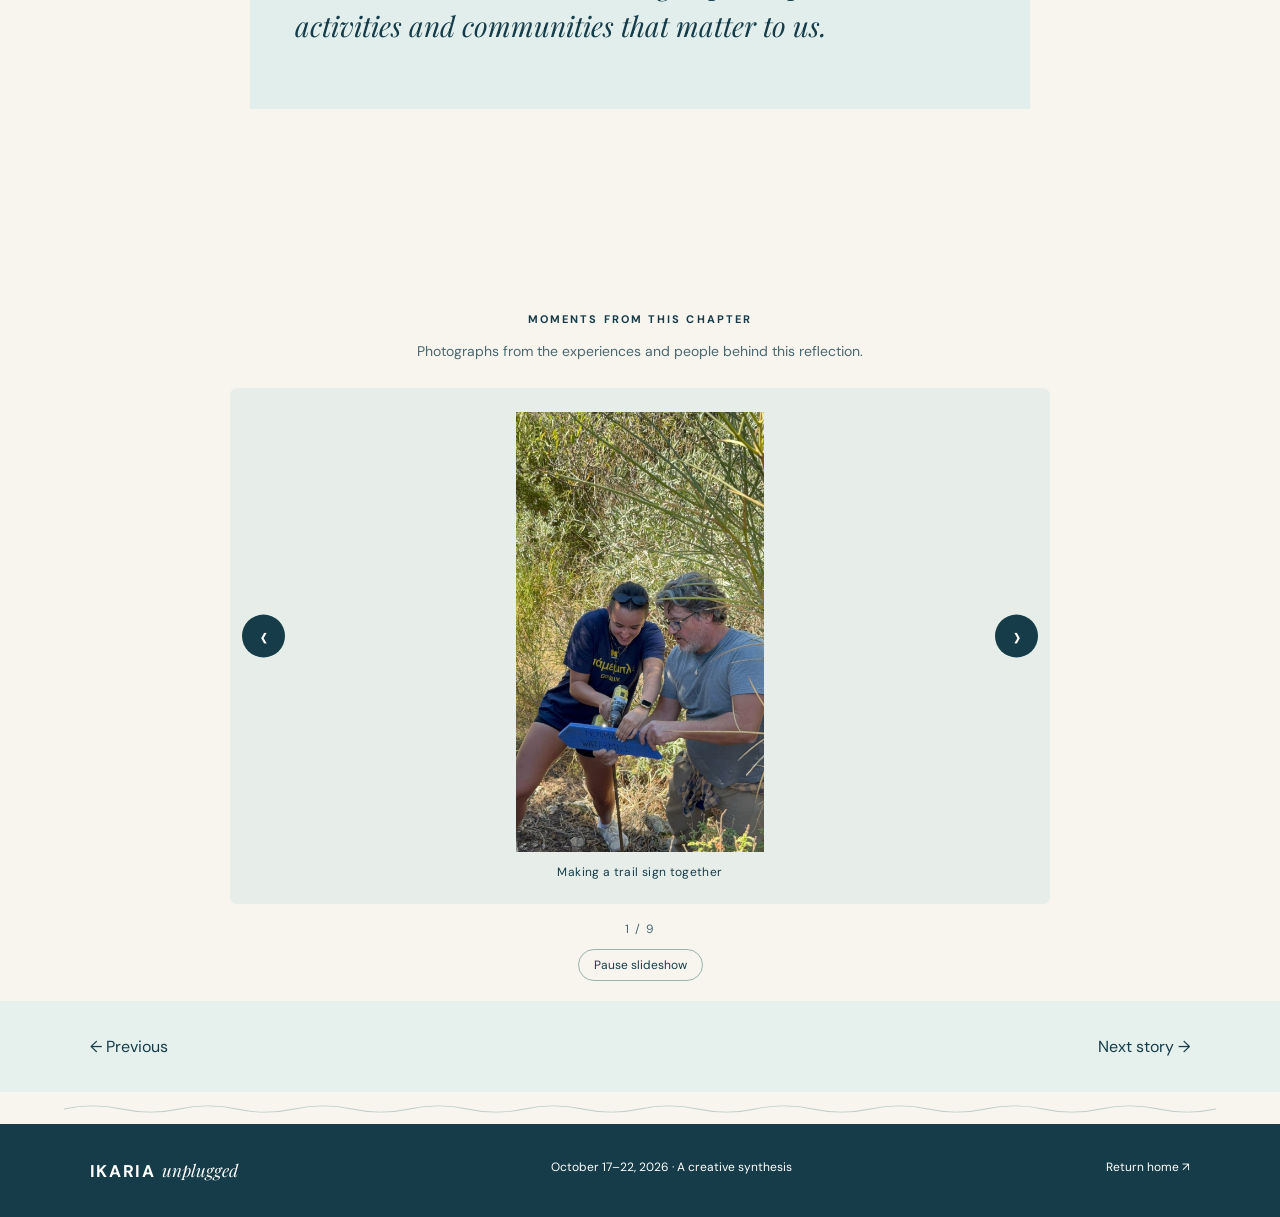
<file: chapter-3.html>
<!DOCTYPE html>

<html lang="en"><head><meta charset="utf-8"/><meta content="width=device-width,initial-scale=1" name="viewport"/><title>Staying Active, Staying Connected — Ikaria Unplugged</title><link href="style.css" rel="stylesheet"/><script defer="" src="script.js"></script></head><body><header class="topbar"><a class="wordmark" href="index.html">IKARIA <i>unplugged</i><span>✳</span></a><span aria-hidden="true" class="header-wave"><img alt="" src="header-wave.svg"/></span><button aria-controls="site-menu" aria-expanded="false" class="menu-button" type="button"><span>EXPLORE</span><b>☰</b></button></header><div aria-hidden="true" class="menu-panel" id="site-menu"><div class="menu-inner"><span class="eyebrow">YOUR FIELD GUIDE</span><nav><a href="index.html">Home</a><a href="journal.html">Journal</a><a href="reflection.html">Reflection</a><a href="gallery.html">Photo stories</a></nav><p>Six days on Ikaria. A lifetime of questions about living well.</p></div></div><main><div class="chapter-top"><a href="journal.html">← All chapters</a><span>20 OCT / 2026</span></div><section class="chapter-lead"><span>CHAPTER 03 / OCTOBER 20</span><h2>Staying Active, Staying Connected</h2><p>Staying active doesn’t always have to mean exercising. Sometimes, it means continuing to participate in the activities and communities that matter to us.</p></section><section class="chapter-body"><figure class="feature-photo journal-feature flag-feature"><img alt="Ikaria study group holding the Michigan Kinesiology flag" loading="lazy" src="images/20261102_184351_33FB4D.JPEG"/><figcaption>OUR IKARIA STUDY GROUP</figcaption></figure><div class="prose"><p class="dropcap">One of our activities in Ikaria involved participating in a community service project to help maintain the island’s hiking trails. Our group worked together to install trail signs, clear overgrown paths, and cut down trees and branches that were obstructing the trails.</p><p>What made the experience particularly memorable was working alongside the president who helped lead the project. I was impressed by how self-sufficient, independent, and determined he was. Despite being much older than us, he consistently walked ahead of our group and encouraged us to keep up. Even though he couldn’t speak English, he enthusiastically shouted “Bravo!” whenever we completed something correctly. His energy and determination were especially memorable because he seemed to have no intention of slowing down for us.</p><p>I was also surprised by how actively he participated in the manual labor. He was right there with us, cutting down trees and clearing the paths rather than simply supervising our work. In my experience, people in leadership positions often delegate the more physically demanding tasks to others, so seeing him take on the same work as everyone else stood out to me. He seemed genuinely humble and down to earth, and his willingness to get his hands dirty made me respect him even more.</p><figure class="journal-inline journal-inline-right"><img alt="Yoga overlooking the Aegean Sea" loading="lazy" src="images/20261025_042837_34A80F.JPEG"/><figcaption>Yoga overlooking the Aegean Sea</figcaption></figure><p>Later that day, we participated in traditional Ikarian dancing at Thea’s restaurant. What I particularly enjoyed was how spontaneously people joined in. Some of the locals who happened to be eating at the restaurant got up and danced with us, and the woman whose home we had visited the previous day even came with her husband to join in. Even though many of us foreigners were not the most coordinated, everyone danced together. It was fun to see how easily people who barely knew one another could come together through a shared activity.</p><p>Although installing trail signs and dancing might seem like two completely different activities, I noticed that they shared something important. Both involved movement, social interaction, and participation in the community. Neither felt like physical activity for the sake of physical activity.</p><p>Looking back, I think this was one of the first times I began to appreciate how staying active and staying socially connected could happen simultaneously. Rather than treating exercise and socialization as separate responsibilities, these experiences showed me how both could be incorporated into activities people genuinely enjoy.</p></div><div class="prose"><p>This experience made me think about how physical activity can take different forms as people age. In the United States, I often hear about the importance of exercising regularly to maintain health and mobility. While structured exercise is certainly beneficial, our community service experience reminded me that staying active can also happen naturally through activities that serve a purpose. The focus wasn’t on exercising. It was on contributing something useful to the community.</p></div><div class="takeaway"><span>FIELD NOTE 03</span><p>Staying active doesn’t always have to mean exercising. Sometimes, it means continuing to participate in the activities and communities that matter to us.</p></div></section><section aria-label="Chapter photographs, automatic slideshow" class="chapter-photo-carousel unified-chapter-carousel"><div class="chapter-carousel-heading"><span class="eyebrow">MOMENTS FROM THIS CHAPTER</span><p>Photographs from the experiences and people behind this reflection.</p></div><div class="chapter-carousel-frame"><button aria-label="Previous photo" class="chapter-carousel-arrow prev" type="button">‹</button><button aria-label="Next photo" class="chapter-carousel-arrow next" type="button">›</button><figure class="chapter-carousel-slide is-active"><img alt="Making a trail sign together" loading="lazy" src="images/20261020_171724_306843.JPEG"/><figcaption>Making a trail sign together</figcaption></figure><figure class="chapter-carousel-slide"><img alt="Installing a trail marker" loading="lazy" src="images/20261020_173133_3E6365.JPEG"/><figcaption>Installing a trail marker</figcaption></figure><figure class="chapter-carousel-slide"><img alt="Collecting branches along the roadside" loading="lazy" src="images/20261102_184351_3F2A34.JPEG"/><figcaption>Collecting branches along the roadside</figcaption></figure><figure class="chapter-carousel-slide"><img alt="Loading cleared branches into a truck" loading="lazy" src="images/20261102_184351_35A3FF.JPEG"/><figcaption>Loading cleared branches into a truck</figcaption></figure><figure class="chapter-carousel-slide"><img alt="Walking together along the trail" loading="lazy" src="images/20261102_184351_374E1B.JPEG"/><figcaption>Walking together along the trail</figcaption></figure><figure class="chapter-carousel-slide"><img alt="An evening of traditional Greek dancing" loading="lazy" src="images/20261025_042619_3B8B5A.JPEG"/><figcaption>An evening of traditional Greek dancing</figcaption></figure><figure class="chapter-carousel-slide"><img alt="Learning the steps together" loading="lazy" src="images/20261025_042619_3E5288.JPEG"/><figcaption>Learning the steps together</figcaption></figure><figure class="chapter-carousel-slide"><img alt="Dancing with our classmates" loading="lazy" src="images/20261025_042837_381242.JPEG"/><figcaption>Dancing with our classmates</figcaption></figure><figure class="chapter-carousel-slide"><img alt="Our group with the host at Thea’s restaurant" loading="lazy" src="images/20261024_231552_3F34AD.JPEG"/><figcaption>At Thea’s restaurant</figcaption></figure></div><div class="chapter-carousel-counter">1 / 9</div></section>
<nav class="chapter-pager"><a href="chapter-2.html">← Previous</a><a href="chapter-4.html">Next story →</a></nav></main><footer><span>IKARIA <i>unplugged</i></span><span>October 17–22, 2026 · A creative synthesis</span><a href="index.html">Return home ↗</a></footer></body></html>
</file>
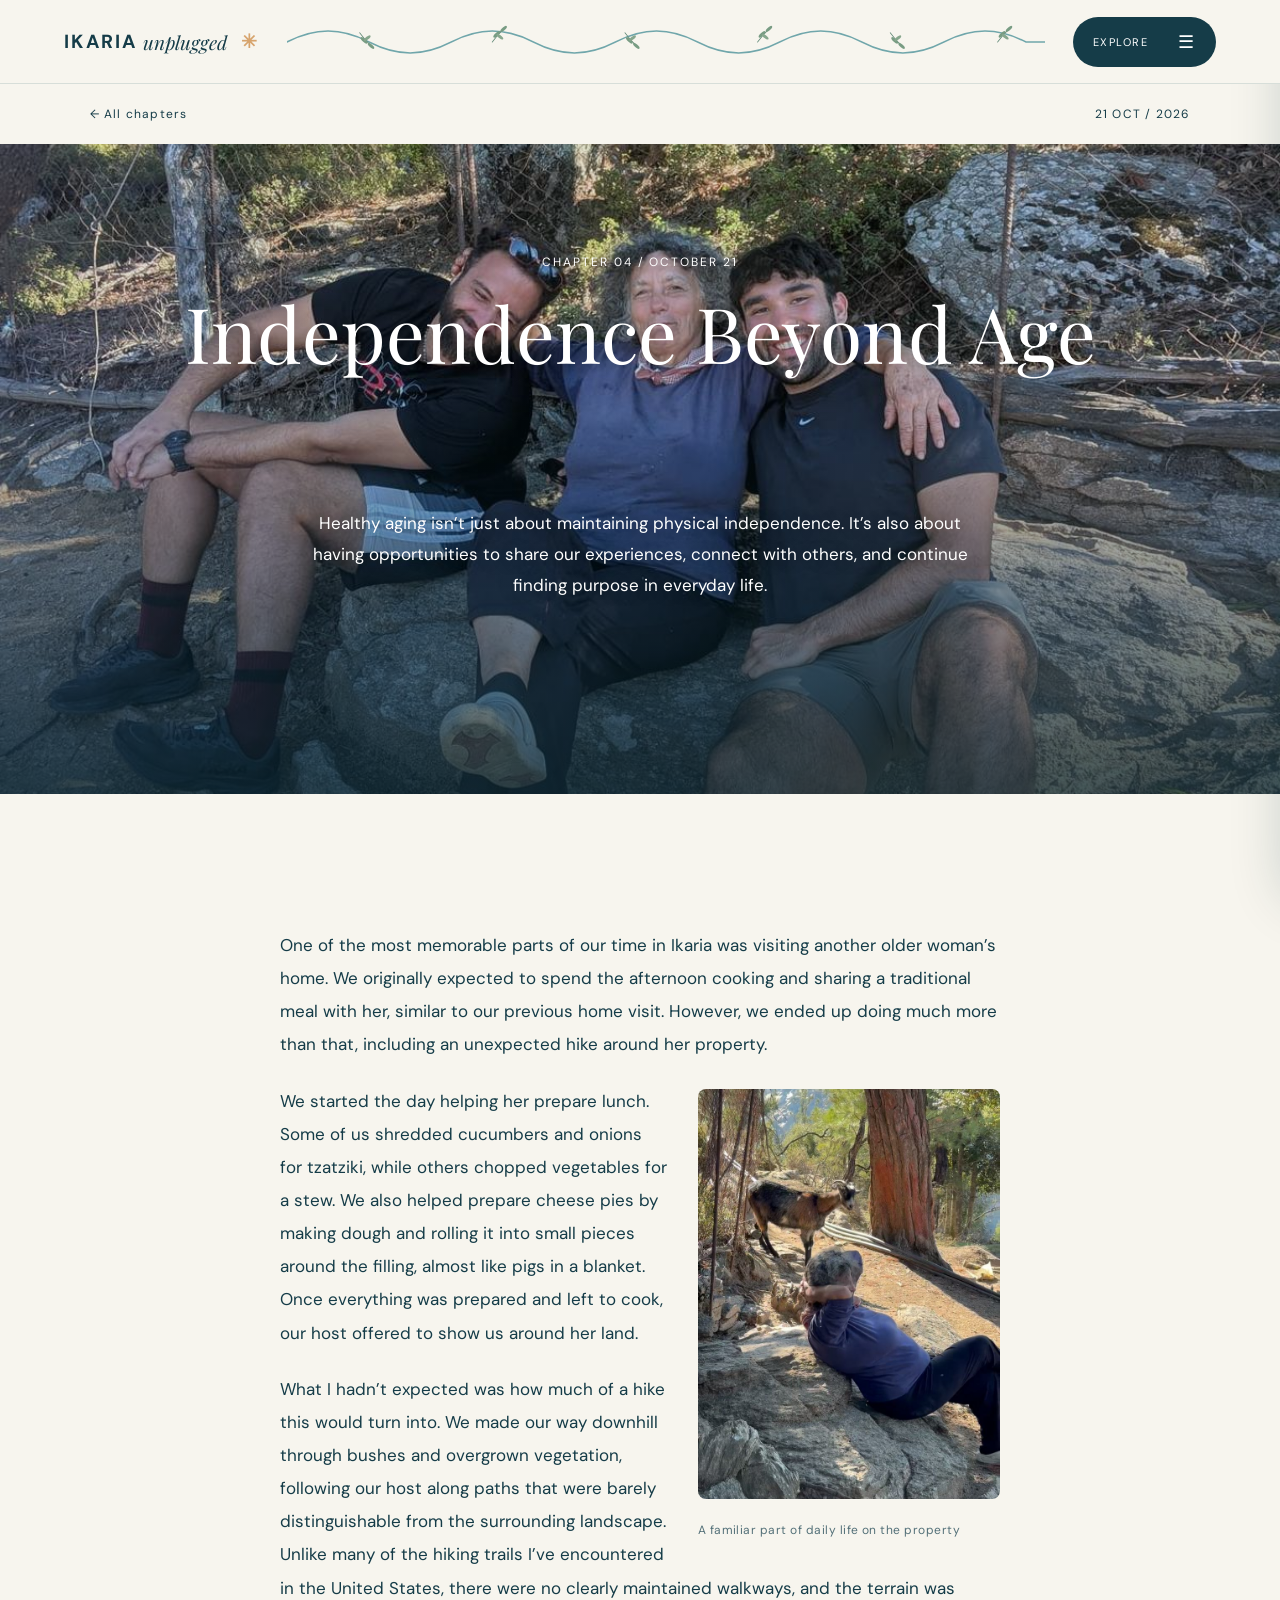
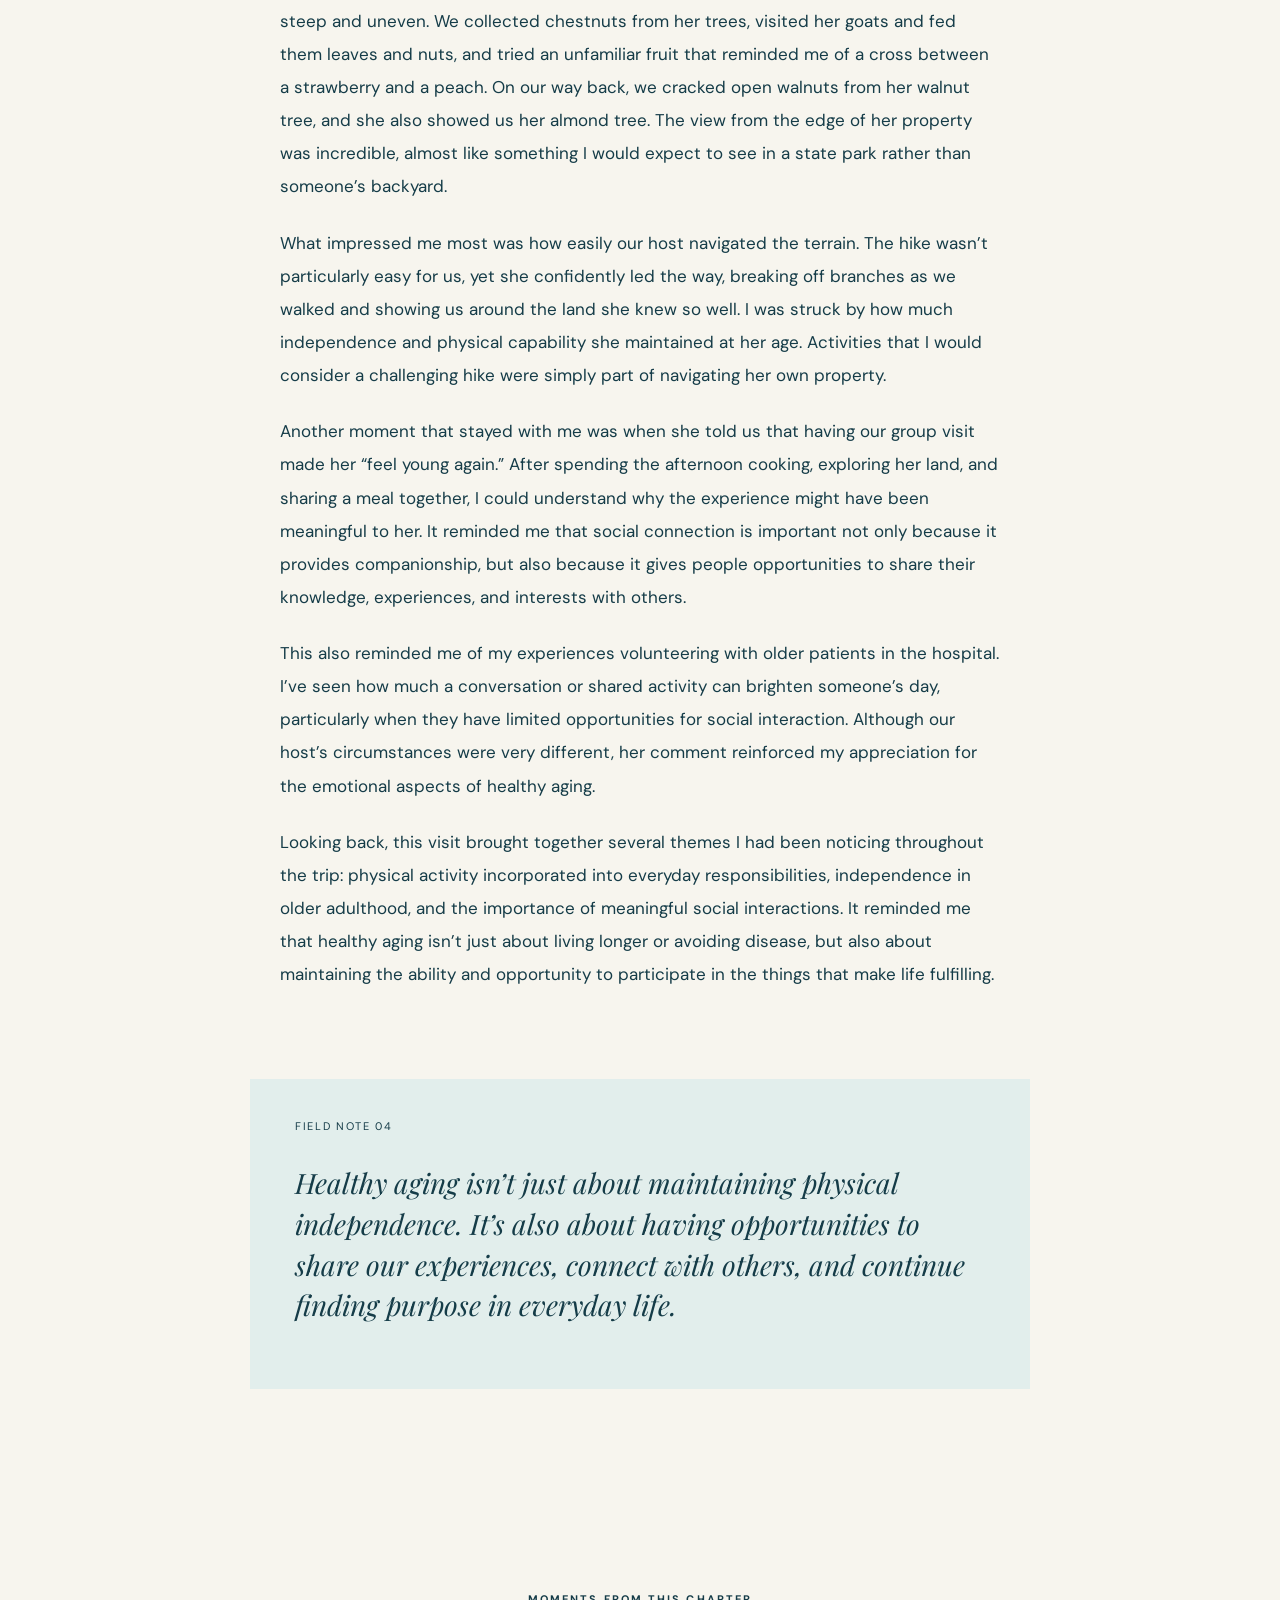
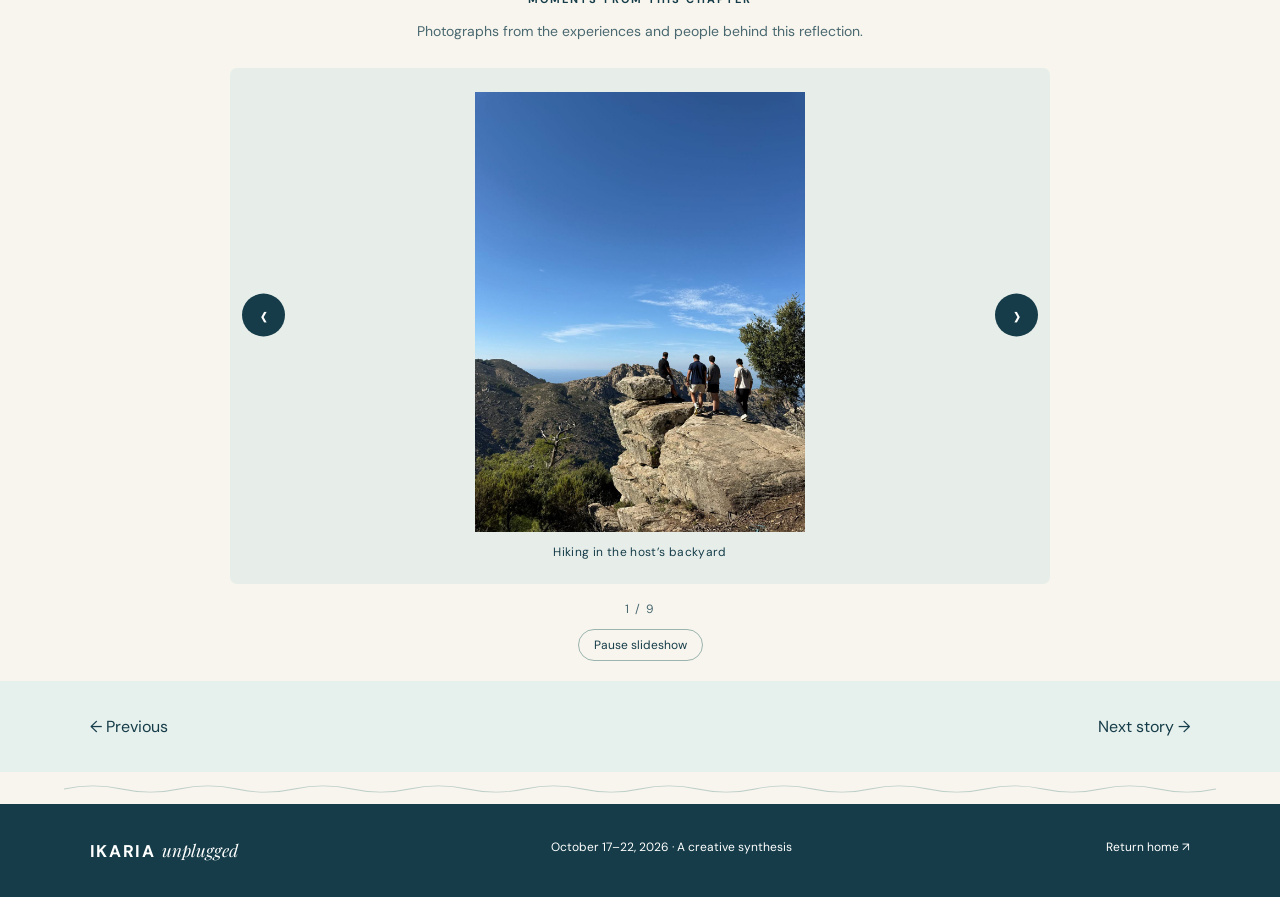
<file: chapter-4.html>
<!DOCTYPE html>

<html lang="en"><head><meta charset="utf-8"/><meta content="width=device-width,initial-scale=1" name="viewport"/><title>Independence Beyond Age — Ikaria Unplugged</title><link href="style.css" rel="stylesheet"/><script defer="" src="script.js"></script></head><body><header class="topbar"><a class="wordmark" href="index.html">IKARIA <i>unplugged</i><span>✳</span></a><span aria-hidden="true" class="header-wave"><img alt="" src="header-wave.svg"/></span><button aria-controls="site-menu" aria-expanded="false" class="menu-button" type="button"><span>EXPLORE</span><b>☰</b></button></header><div aria-hidden="true" class="menu-panel" id="site-menu"><div class="menu-inner"><span class="eyebrow">YOUR FIELD GUIDE</span><nav><a href="index.html">Home</a><a href="journal.html">Journal</a><a href="reflection.html">Reflection</a><a href="gallery.html">Photo stories</a></nav><p>Six days on Ikaria. A lifetime of questions about living well.</p></div></div><main><div class="chapter-top"><a href="journal.html">← All chapters</a><span>21 OCT / 2026</span></div><section aria-label="Our host and visitors resting together on the property" class="chapter-lead chapter-lead-photo chapter-lead-photo-4" role="img" style='--chapter-cover: url("images/journal4-new-03.jpeg");'><span>CHAPTER 04 / OCTOBER 21</span><h2>Independence Beyond Age</h2><p>Healthy aging isn’t just about maintaining physical independence. It’s also about having opportunities to share our experiences, connect with others, and continue finding purpose in everyday life.</p></section><section class="chapter-body"><div class="prose"><p class="dropcap">One of the most memorable parts of our time in Ikaria was visiting another older woman’s home. We originally expected to spend the afternoon cooking and sharing a traditional meal with her, similar to our previous home visit. However, we ended up doing much more than that, including an unexpected hike around her property.</p><figure class="journal4-float-photo"><img alt="Our host relaxing near a goat on her property" loading="lazy" src="images/journal4-new-04.jpg"/><figcaption>A familiar part of daily life on the property</figcaption></figure><p>We started the day helping her prepare lunch. Some of us shredded cucumbers and onions for tzatziki, while others chopped vegetables for a stew. We also helped prepare cheese pies by making dough and rolling it into small pieces around the filling, almost like pigs in a blanket. Once everything was prepared and left to cook, our host offered to show us around her land.</p><p>What I hadn’t expected was how much of a hike this would turn into. We made our way downhill through bushes and overgrown vegetation, following our host along paths that were barely distinguishable from the surrounding landscape. Unlike many of the hiking trails I’ve encountered in the United States, there were no clearly maintained walkways, and the terrain was steep and uneven. We collected chestnuts from her trees, visited her goats and fed them leaves and nuts, and tried an unfamiliar fruit that reminded me of a cross between a strawberry and a peach. On our way back, we cracked open walnuts from her walnut tree, and she also showed us her almond tree. The view from the edge of her property was incredible, almost like something I would expect to see in a state park rather than someone’s backyard.</p><p>What impressed me most was how easily our host navigated the terrain. The hike wasn’t particularly easy for us, yet she confidently led the way, breaking off branches as we walked and showing us around the land she knew so well. I was struck by how much independence and physical capability she maintained at her age. Activities that I would consider a challenging hike were simply part of navigating her own property.</p><p>Another moment that stayed with me was when she told us that having our group visit made her “feel young again.” After spending the afternoon cooking, exploring her land, and sharing a meal together, I could understand why the experience might have been meaningful to her. It reminded me that social connection is important not only because it provides companionship, but also because it gives people opportunities to share their knowledge, experiences, and interests with others.</p><p>This also reminded me of my experiences volunteering with older patients in the hospital. I’ve seen how much a conversation or shared activity can brighten someone’s day, particularly when they have limited opportunities for social interaction. Although our host’s circumstances were very different, her comment reinforced my appreciation for the emotional aspects of healthy aging.</p><p>Looking back, this visit brought together several themes I had been noticing throughout the trip: physical activity incorporated into everyday responsibilities, independence in older adulthood, and the importance of meaningful social interactions. It reminded me that healthy aging isn’t just about living longer or avoiding disease, but also about maintaining the ability and opportunity to participate in the things that make life fulfilling.</p></div><div class="takeaway"><span>FIELD NOTE 04</span><p>Healthy aging isn’t just about maintaining physical independence. It’s also about having opportunities to share our experiences, connect with others, and continue finding purpose in everyday life.</p></div></section><section aria-label="Chapter photographs, automatic slideshow" class="chapter-photo-carousel unified-chapter-carousel"><div class="chapter-carousel-heading"><span class="eyebrow">MOMENTS FROM THIS CHAPTER</span><p>Photographs from the experiences and people behind this reflection.</p></div><div class="chapter-carousel-frame"><button aria-label="Previous photo" class="chapter-carousel-arrow prev" type="button">‹</button><button aria-label="Next photo" class="chapter-carousel-arrow next" type="button">›</button><figure class="chapter-carousel-slide is-active"><img alt="Hiking in the host’s backyard" loading="lazy" src="images/journal4-new-01.jpeg"/><figcaption>Hiking in the host’s backyard</figcaption></figure><figure class="chapter-carousel-slide"><img alt="Chickens at our host’s home" loading="lazy" src="images/journal4-new-02.jpeg"/><figcaption>Chickens at our host’s home</figcaption></figure><figure class="chapter-carousel-slide"><img alt="Gathering around the table" loading="lazy" src="images/journal4-new-05.jpeg"/><figcaption>Gathering around the table</figcaption></figure><figure class="chapter-carousel-slide"><img alt="Our group with our hosts" loading="lazy" src="images/journal4-new-06.jpeg"/><figcaption>Our group with our hosts</figcaption></figure><figure class="chapter-carousel-slide"><img alt="Cooking together" loading="lazy" src="images/journal4-new-07.jpeg"/><figcaption>Cooking together</figcaption></figure><figure class="chapter-carousel-slide"><img alt="Inside the monastery" loading="lazy" src="images/journal4-new-08.jpeg"/><figcaption>Inside the monastery</figcaption></figure><figure class="chapter-carousel-slide"><img alt="Cooking over the fire" loading="lazy" src="images/journal4-new-09.jpeg"/><figcaption>Cooking over the fire</figcaption></figure><figure class="chapter-carousel-slide"><img alt="Preparing vegetables together" loading="lazy" src="images/journal4-new-10.jpeg"/><figcaption>Preparing vegetables together</figcaption></figure><figure class="chapter-carousel-slide"><img alt="Shredding cucumber for tzatziki" loading="lazy" src="images/journal4-new-11.jpeg"/><figcaption>Shredding cucumber for tzatziki</figcaption></figure></div><div class="chapter-carousel-counter">1 / 9</div></section>
<nav class="chapter-pager"><a href="chapter-3.html">← Previous</a><a href="chapter-5.html">Next story →</a></nav></main><footer><span>IKARIA <i>unplugged</i></span><span>October 17–22, 2026 · A creative synthesis</span><a href="index.html">Return home ↗</a></footer></body></html>
</file>
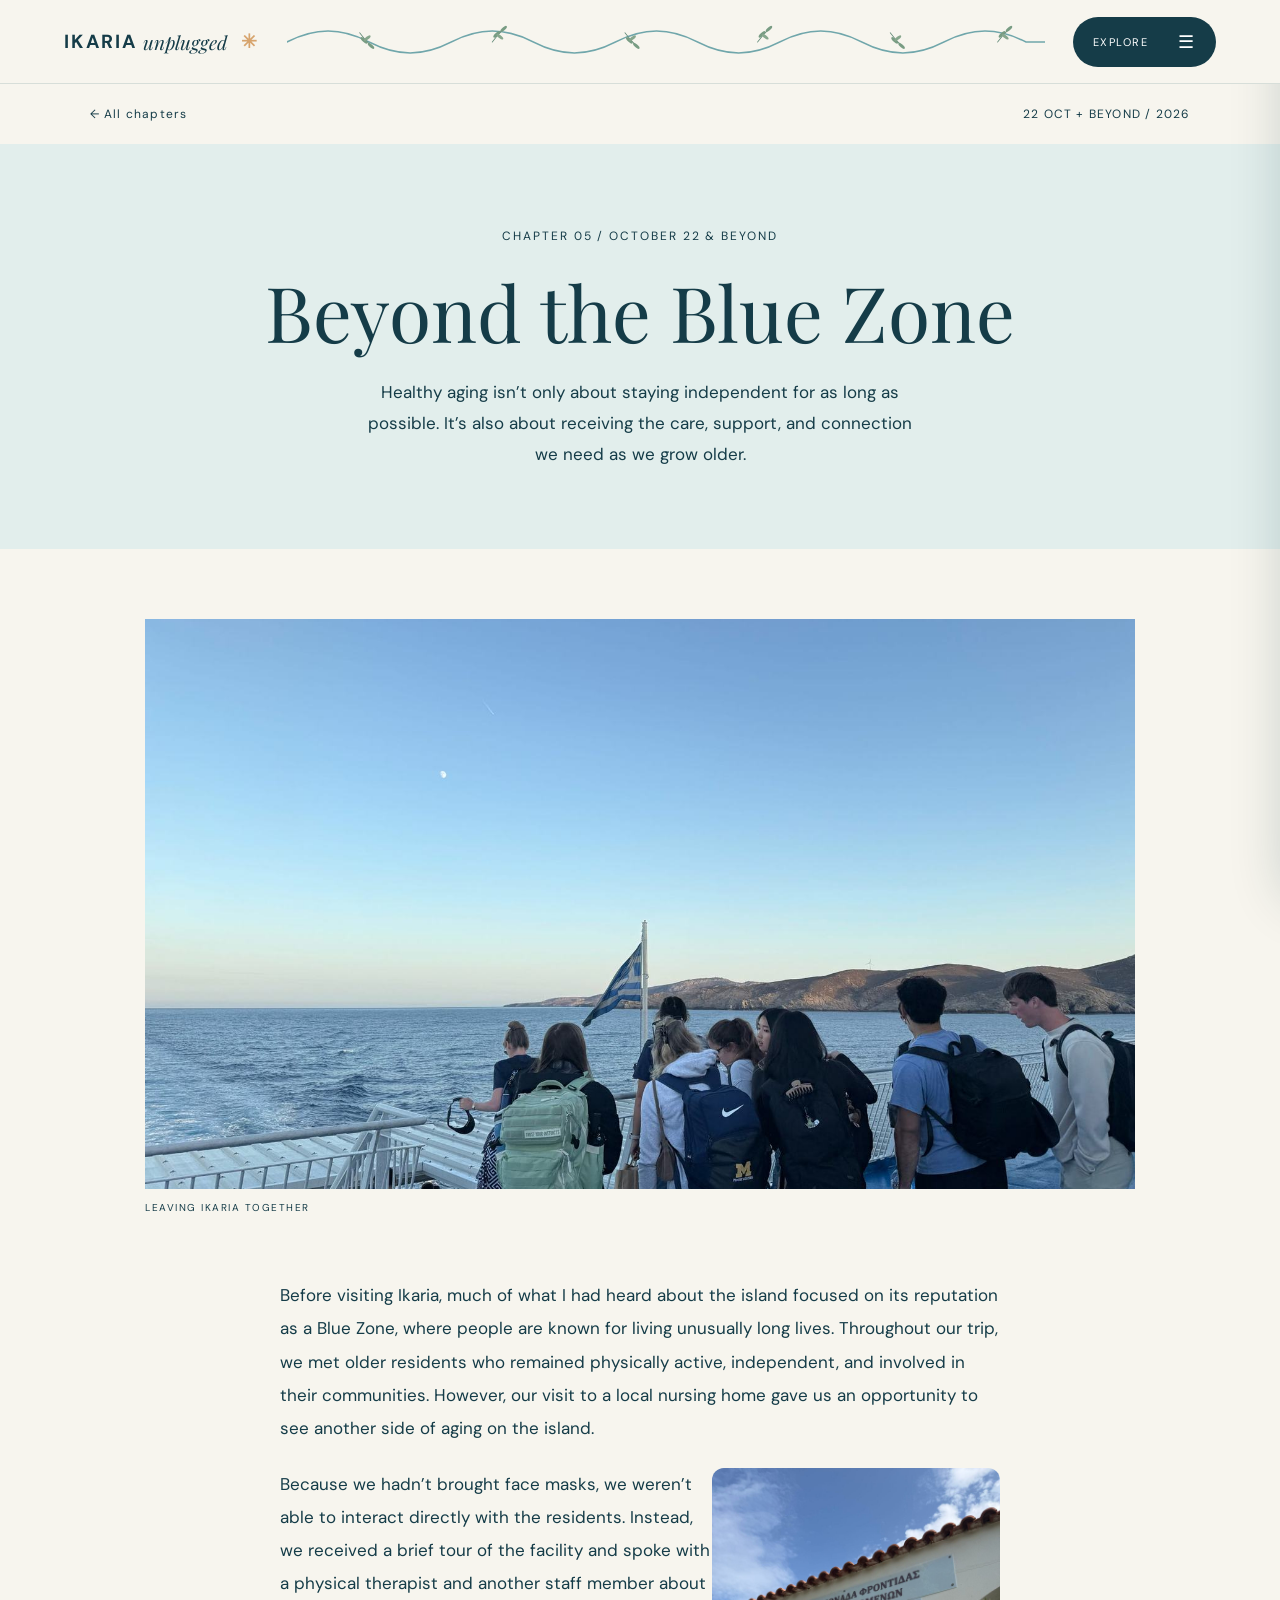
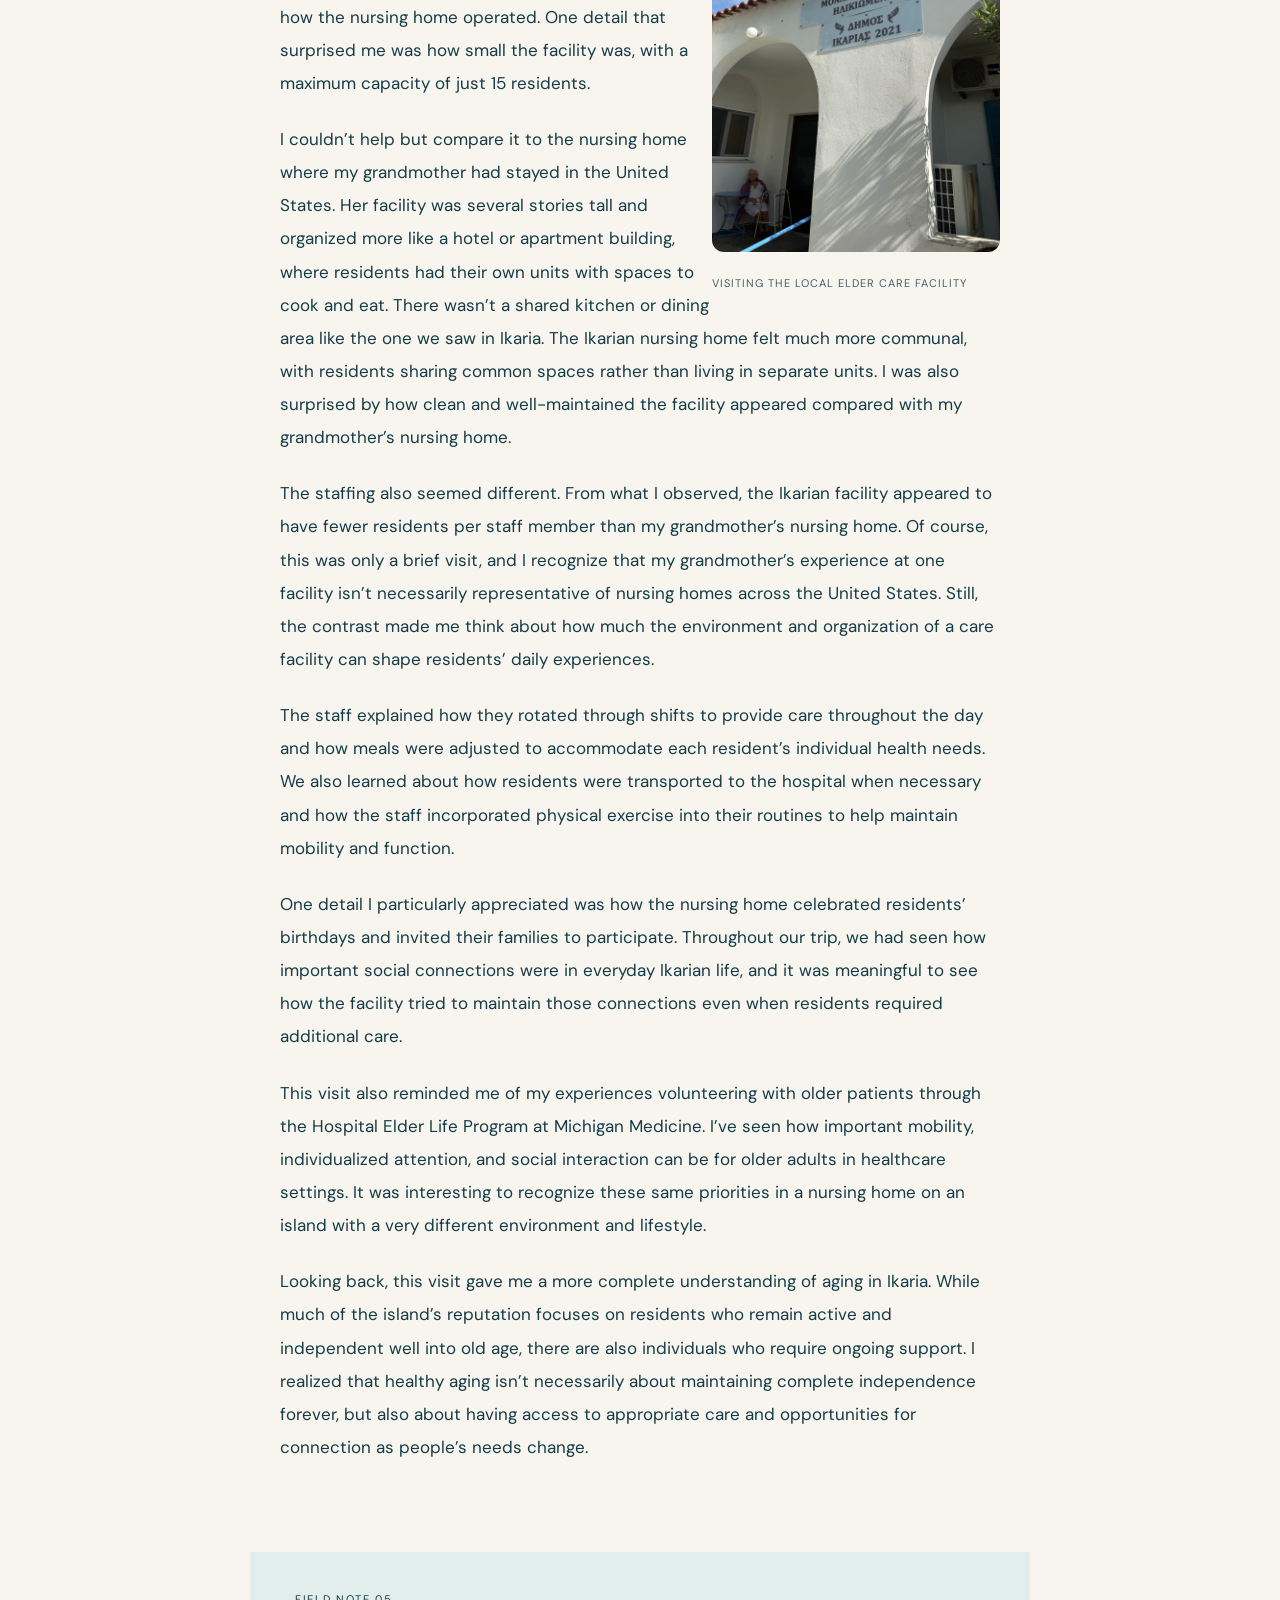
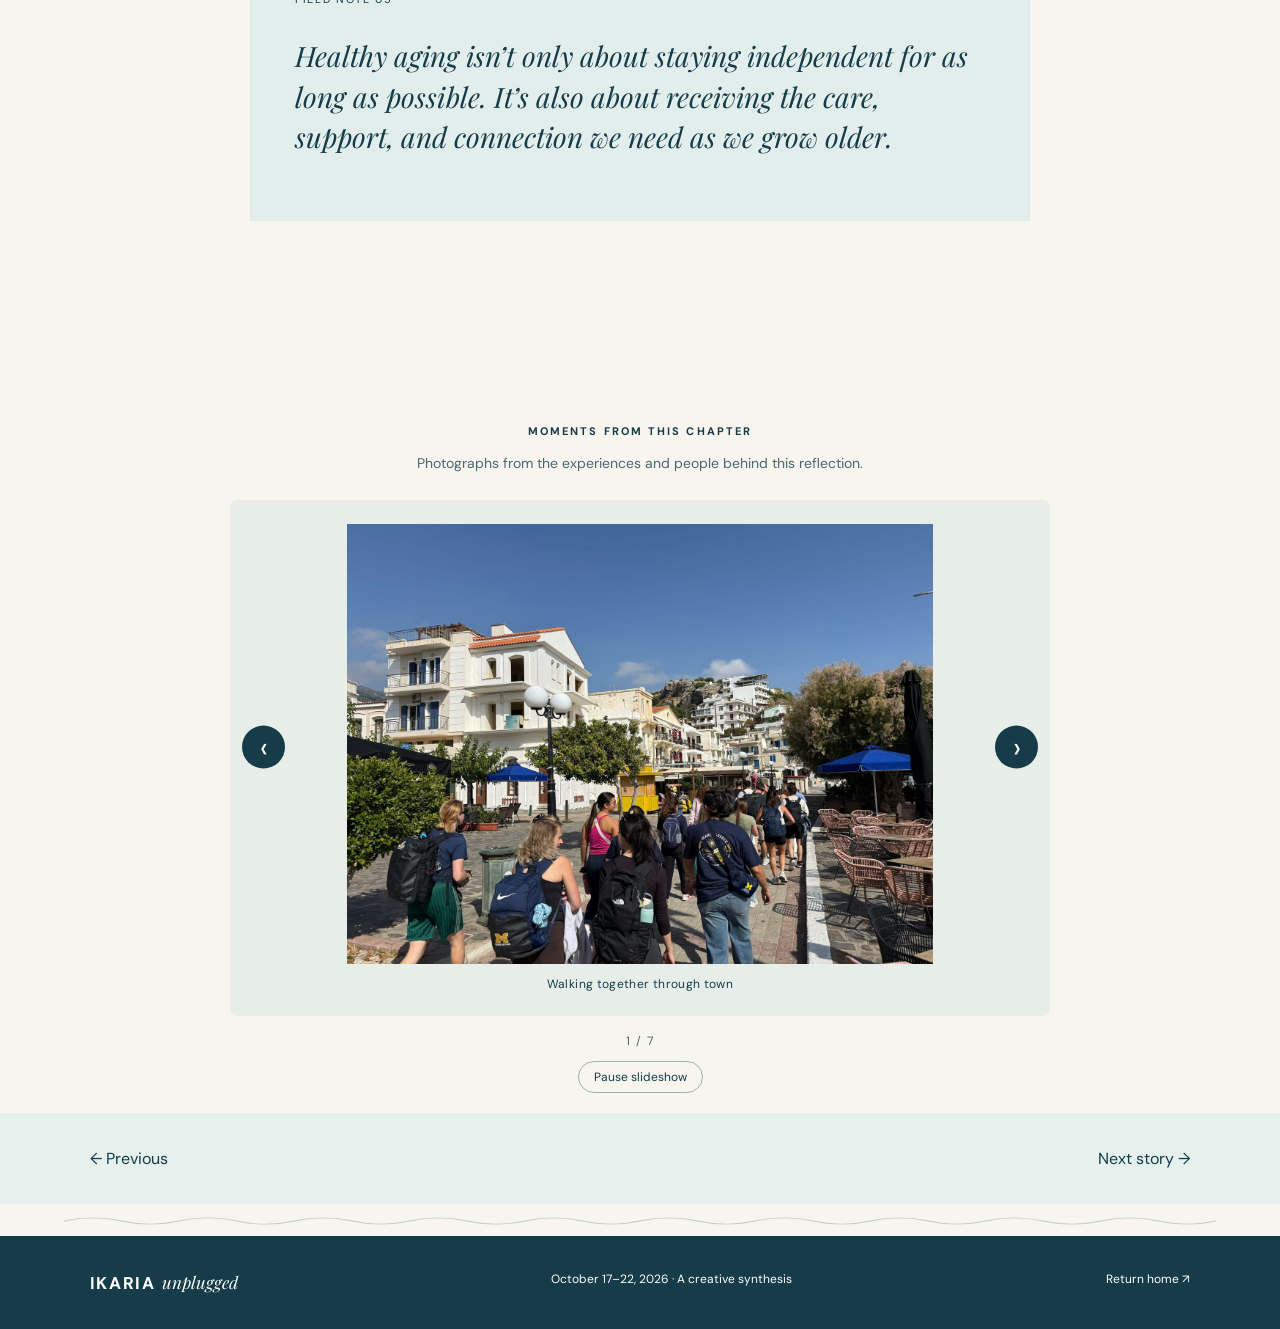
<file: chapter-5.html>
<!DOCTYPE html>

<html lang="en"><head><meta charset="utf-8"/><meta content="width=device-width,initial-scale=1" name="viewport"/><title>Beyond the Blue Zone — Ikaria Unplugged</title><link href="style.css" rel="stylesheet"/><script defer="" src="script.js"></script></head><body><header class="topbar"><a class="wordmark" href="index.html">IKARIA <i>unplugged</i><span>✳</span></a><span aria-hidden="true" class="header-wave"><img alt="" src="header-wave.svg"/></span><button aria-controls="site-menu" aria-expanded="false" class="menu-button" type="button"><span>EXPLORE</span><b>☰</b></button></header><div aria-hidden="true" class="menu-panel" id="site-menu"><div class="menu-inner"><span class="eyebrow">YOUR FIELD GUIDE</span><nav><a href="index.html">Home</a><a href="journal.html">Journal</a><a href="reflection.html">Reflection</a><a href="gallery.html">Photo stories</a></nav><p>Six days on Ikaria. A lifetime of questions about living well.</p></div></div><main><div class="chapter-top"><a href="journal.html">← All chapters</a><span>22 OCT + BEYOND / 2026</span></div><section class="chapter-lead"><span>CHAPTER 05 / OCTOBER 22 &amp; BEYOND</span><h2>Beyond the Blue Zone</h2><p>Healthy aging isn’t only about staying independent for as long as possible. It’s also about receiving the care, support, and connection we need as we grow older.</p></section><section class="chapter-body"><figure class="feature-photo"><img alt="Our group on the ferry leaving Ikaria" loading="lazy" src="images/journal5_new_04.JPEG"/><figcaption>LEAVING IKARIA TOGETHER</figcaption></figure><div class="prose"><p class="dropcap">Before visiting Ikaria, much of what I had heard about the island focused on its reputation as a Blue Zone, where people are known for living unusually long lives. Throughout our trip, we met older residents who remained physically active, independent, and involved in their communities. However, our visit to a local nursing home gave us an opportunity to see another side of aging on the island.</p><figure class="journal5-inline"><img alt="Entrance to the elder care facility in Ikaria" loading="lazy" src="images/journal5_new_02.JPEG"/><figcaption>VISITING THE LOCAL ELDER CARE FACILITY</figcaption></figure><p>Because we hadn’t brought face masks, we weren’t able to interact directly with the residents. Instead, we received a brief tour of the facility and spoke with a physical therapist and another staff member about how the nursing home operated. One detail that surprised me was how small the facility was, with a maximum capacity of just 15 residents.</p><p>I couldn’t help but compare it to the nursing home where my grandmother had stayed in the United States. Her facility was several stories tall and organized more like a hotel or apartment building, where residents had their own units with spaces to cook and eat. There wasn’t a shared kitchen or dining area like the one we saw in Ikaria. The Ikarian nursing home felt much more communal, with residents sharing common spaces rather than living in separate units. I was also surprised by how clean and well-maintained the facility appeared compared with my grandmother’s nursing home.</p><p>The staffing also seemed different. From what I observed, the Ikarian facility appeared to have fewer residents per staff member than my grandmother’s nursing home. Of course, this was only a brief visit, and I recognize that my grandmother’s experience at one facility isn’t necessarily representative of nursing homes across the United States. Still, the contrast made me think about how much the environment and organization of a care facility can shape residents’ daily experiences.</p><p>The staff explained how they rotated through shifts to provide care throughout the day and how meals were adjusted to accommodate each resident’s individual health needs. We also learned about how residents were transported to the hospital when necessary and how the staff incorporated physical exercise into their routines to help maintain mobility and function.</p><p>One detail I particularly appreciated was how the nursing home celebrated residents’ birthdays and invited their families to participate. Throughout our trip, we had seen how important social connections were in everyday Ikarian life, and it was meaningful to see how the facility tried to maintain those connections even when residents required additional care.</p><p>This visit also reminded me of my experiences volunteering with older patients through the Hospital Elder Life Program at Michigan Medicine. I’ve seen how important mobility, individualized attention, and social interaction can be for older adults in healthcare settings. It was interesting to recognize these same priorities in a nursing home on an island with a very different environment and lifestyle.</p><p>Looking back, this visit gave me a more complete understanding of aging in Ikaria. While much of the island’s reputation focuses on residents who remain active and independent well into old age, there are also individuals who require ongoing support. I realized that healthy aging isn’t necessarily about maintaining complete independence forever, but also about having access to appropriate care and opportunities for connection as people’s needs change.</p></div><div class="takeaway"><span>FIELD NOTE 05</span><p>Healthy aging isn’t only about staying independent for as long as possible. It’s also about receiving the care, support, and connection we need as we grow older.</p></div></section><section aria-label="Chapter photographs, automatic slideshow" class="chapter-photo-carousel unified-chapter-carousel"><div class="chapter-carousel-heading"><span class="eyebrow">MOMENTS FROM THIS CHAPTER</span><p>Photographs from the experiences and people behind this reflection.</p></div><div class="chapter-carousel-frame"><button aria-label="Previous photo" class="chapter-carousel-arrow prev" type="button">‹</button><button aria-label="Next photo" class="chapter-carousel-arrow next" type="button">›</button><figure class="chapter-carousel-slide is-active"><img alt="Walking together through town" loading="lazy" src="images/journal5_new_01.JPEG"/><figcaption>Walking together through town</figcaption></figure><figure class="chapter-carousel-slide"><img alt="Our final meal in Ikaria" loading="lazy" src="images/journal5_new_08.JPEG"/><figcaption>Our final meal in Ikaria</figcaption></figure><figure class="chapter-carousel-slide"><img alt="BBQ dinner in Mykonos" loading="lazy" src="images/journal5_new_03.JPEG"/><figcaption>BBQ dinner in Mykonos</figcaption></figure><figure class="chapter-carousel-slide"><img alt="Walking into town before sunset" loading="lazy" src="images/journal5_new_06.JPEG"/><figcaption>Walking into town before sunset</figcaption></figure><figure class="chapter-carousel-slide"><img alt="Farewell dinner at Novel" loading="lazy" src="images/journal5_new_09.JPEG"/><figcaption>Farewell dinner at Novel</figcaption></figure><figure class="chapter-carousel-slide"><img alt="The harbor at night" loading="lazy" src="images/journal5_new_05.JPEG"/><figcaption>The harbor at night</figcaption></figure><figure class="chapter-carousel-slide"><img alt="Flight from Mykonos to Athens" loading="lazy" src="images/journal5_new_07.JPEG"/><figcaption>Flight from Mykonos to Athens</figcaption></figure></div><div class="chapter-carousel-counter">1 / 7</div></section>
<nav class="chapter-pager"><a href="chapter-4.html">← Previous</a><a href="reflection.html">Next story →</a></nav></main><footer><span>IKARIA <i>unplugged</i></span><span>October 17–22, 2026 · A creative synthesis</span><a href="index.html">Return home ↗</a></footer></body></html>
</file>
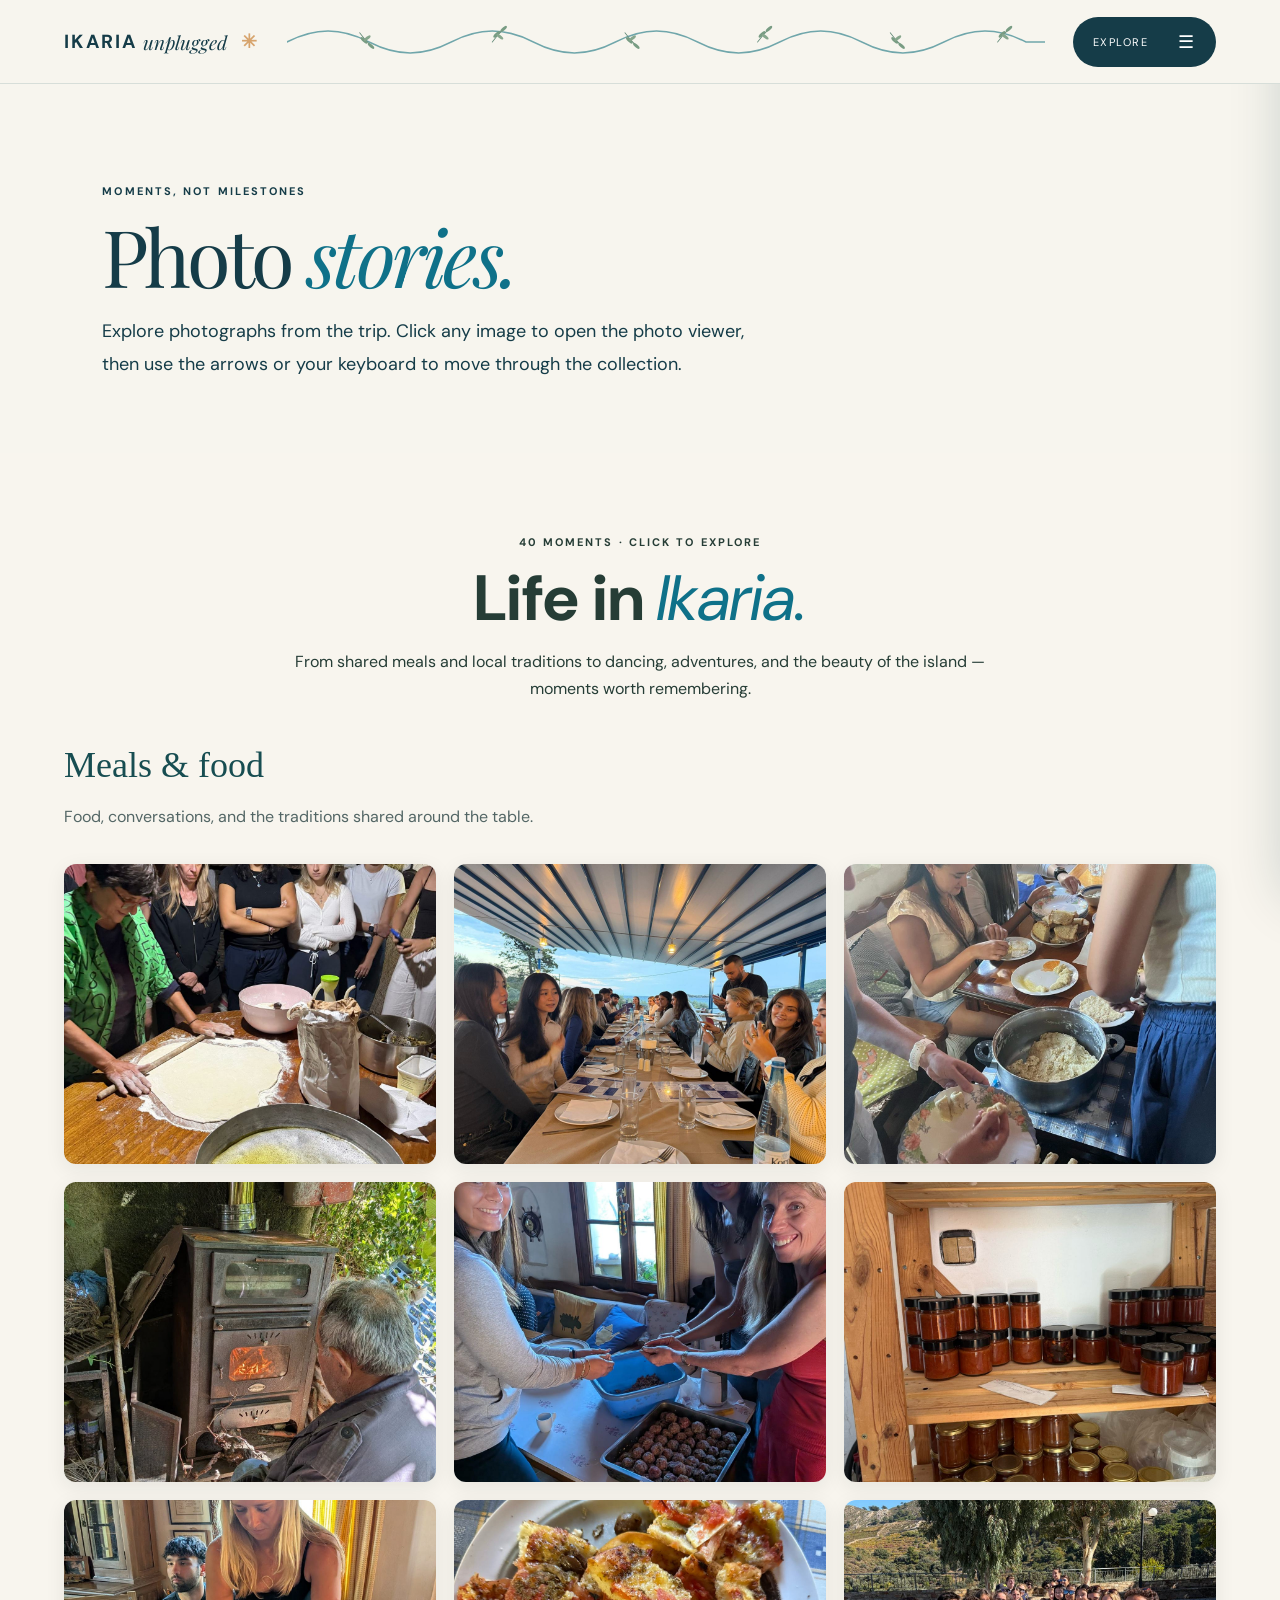
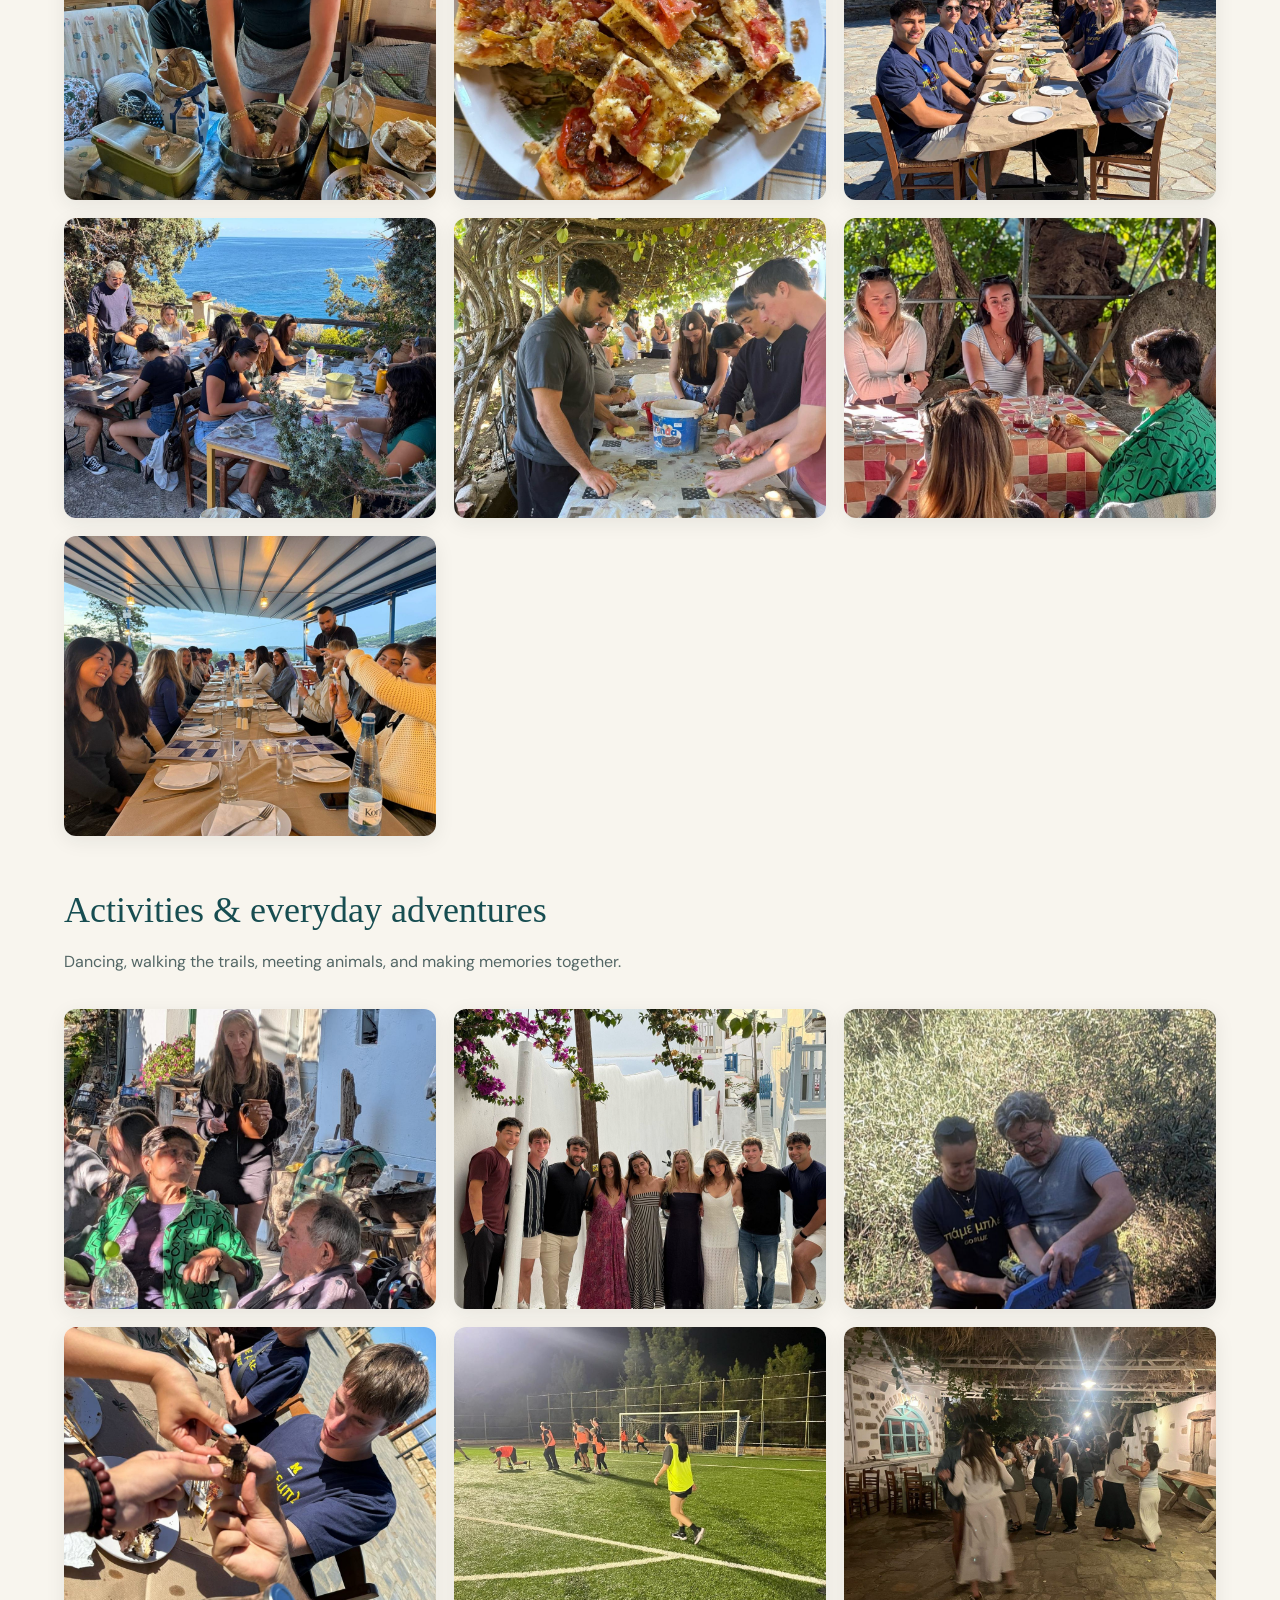
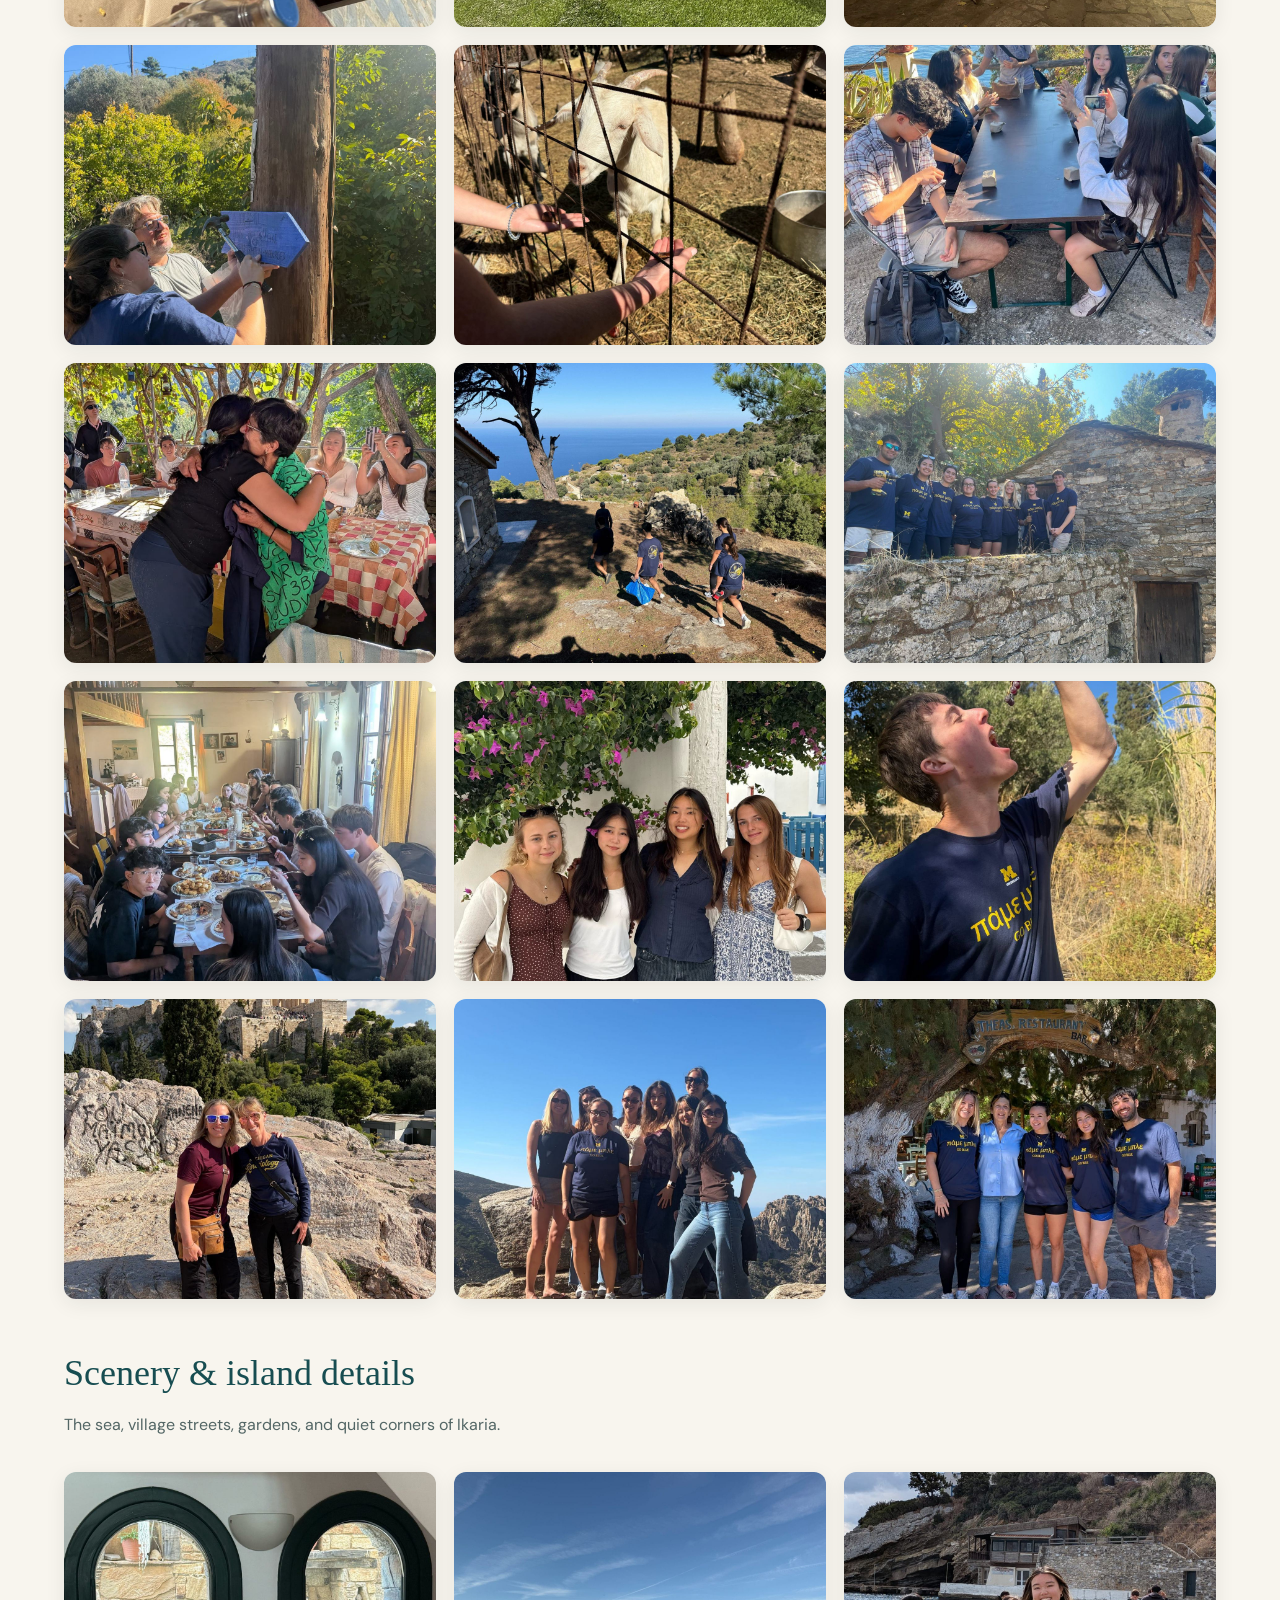
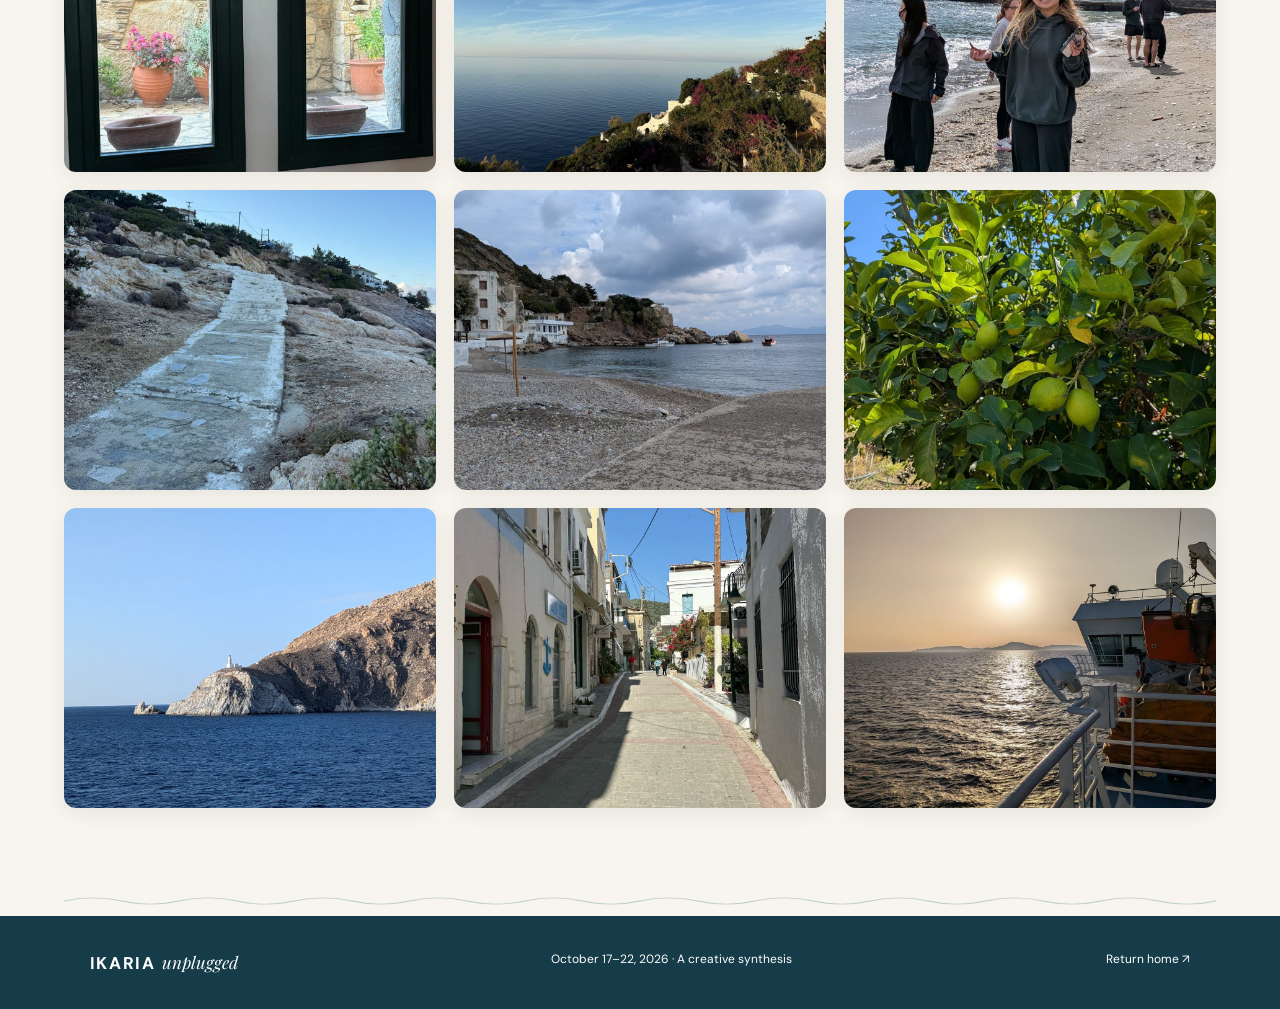
<file: gallery.html>
<!DOCTYPE html>

<html lang="en"><head><meta charset="utf-8"/><meta content="width=device-width,initial-scale=1" name="viewport"/><title>Ikaria Unplugged — Six Days, a Different Perspective</title><link href="style.css" rel="stylesheet"/><script defer="" src="script.js"></script></head><body><header class="topbar"><a class="wordmark" href="index.html">IKARIA <i>unplugged</i><span>✳</span></a><span aria-hidden="true" class="header-wave"><img alt="" src="header-wave.svg"/></span><button aria-controls="site-menu" aria-expanded="false" class="menu-button" type="button"><span>EXPLORE</span><b>☰</b></button></header><div aria-hidden="true" class="menu-panel" id="site-menu"><div class="menu-inner"><span class="eyebrow">YOUR FIELD GUIDE</span><nav><a href="index.html">Home</a><a href="journal.html">Journal</a><a href="reflection.html">Reflection</a><a href="gallery.html">Photo stories</a></nav><p>Six days on Ikaria. A lifetime of questions about living well.</p></div></div><main><section class="page-intro"><span class="eyebrow">MOMENTS, NOT MILESTONES</span><h1>Photo <em>stories.</em></h1><p>Explore photographs from the trip. Click any image to open the photo viewer, then use the arrows or your keyboard to move through the collection.</p></section><div aria-hidden="true" aria-label="Photo viewer" class="lightbox" role="dialog"><button aria-label="Close photo" class="lb-close">×</button><button aria-label="Previous photo" class="lb-prev">‹</button><figure><img alt=""/><figcaption></figcaption></figure><button aria-label="Next photo" class="lb-next">›</button></div><section class="curated-section"><div class="curated-intro"><span class="eyebrow">40 MOMENTS · CLICK TO EXPLORE</span><h2>Life in <em>Ikaria.</em></h2><p>From shared meals and local traditions to dancing, adventures, and the beauty of the island — moments worth remembering.</p></div><div class="curated-grid"><h3 class="gallery-theme-title">Meals &amp; food</h3><p class="gallery-theme-description">Food, conversations, and the traditions shared around the table.</p><button aria-label="View photo: Sharing traditions around the table" class="curated-tile photo-tile curated-clickable" data-lightbox="0" type="button"><img alt="Sharing traditions around the table" loading="lazy" src="images/people-story-03.jpg"/></button><button aria-label="View photo: A long meal with friends" class="curated-tile photo-tile curated-clickable" data-lightbox="1" type="button"><img alt="A long meal with friends" loading="lazy" src="images/people-story-05.jpg"/></button><button aria-label="View photo: Preparing a meal together" class="curated-tile photo-tile curated-clickable" data-lightbox="2" type="button"><img alt="Preparing a meal together" loading="lazy" src="images/story-exclusive-07.jpg"/></button><button aria-label="View photo: A moment by the stove" class="curated-tile photo-tile curated-clickable" data-lightbox="3" type="button"><img alt="A moment by the stove" loading="lazy" src="images/story-exclusive-12.jpg"/></button><button aria-label="View photo: Sharing what we made" class="curated-tile photo-tile curated-clickable" data-lightbox="4" type="button"><img alt="Sharing what we made" loading="lazy" src="images/story-exclusive-14.jpeg"/></button><button aria-label="View photo: Homemade sauces in our host's pantry" class="curated-tile photo-tile curated-clickable" data-lightbox="5" type="button"><img alt="Homemade sauces in our host's pantry" loading="lazy" src="images/story-exclusive-17.jpeg"/></button><button aria-label="View photo: Making food together" class="curated-tile photo-tile curated-clickable" data-lightbox="6" type="button"><img alt="Making food together" loading="lazy" src="images/story-exclusive-23.jpeg"/></button><button aria-label="View photo: A meal shared" class="curated-tile photo-tile curated-clickable" data-lightbox="7" type="button"><img alt="A meal shared" loading="lazy" src="images/story-exclusive-24.jpeg"/></button><button aria-label="View photo: Around the table" class="curated-tile photo-tile curated-clickable" data-lightbox="8" type="button"><img alt="Around the table" loading="lazy" src="images/story-exclusive-25.jpeg"/></button><button aria-label="View photo: Sharing a meal outdoors" class="curated-tile photo-tile curated-clickable" data-lightbox="9" type="button"><img alt="Sharing a meal outdoors" loading="lazy" src="images/gallery-diverse-480.jpg"/></button><button aria-label="View photo: Cooking together in the garden" class="curated-tile photo-tile curated-clickable" data-lightbox="10" type="button"><img alt="Cooking together in the garden" loading="lazy" src="images/gallery-diverse-1320.jpg"/></button><button aria-label="View photo: Learning from our hosts" class="curated-tile photo-tile curated-clickable" data-lightbox="11" type="button"><img alt="Learning from our hosts" loading="lazy" src="images/gallery-diverse-1440.jpg"/></button><button aria-label="View photo: A lively dinner together" class="curated-tile photo-tile curated-clickable" data-lightbox="12" type="button"><img alt="A lively dinner together" loading="lazy" src="images/gallery-diverse-2200.jpg"/></button><h3 class="gallery-theme-title">Activities &amp; everyday adventures</h3><p class="gallery-theme-description">Dancing, walking the trails, meeting animals, and making memories together.</p><button aria-label="View photo: Learning together in the courtyard" class="curated-tile photo-tile curated-clickable" data-lightbox="13" type="button"><img alt="Learning together in the courtyard" loading="lazy" src="images/people-story-01.jpg"/></button><button aria-label="View photo: Friends in the village" class="curated-tile photo-tile curated-clickable" data-lightbox="14" type="button"><img alt="Friends in the village" loading="lazy" src="images/people-story-08.jpg"/></button><button aria-label="View photo: A quiet conversation outdoors" class="curated-tile photo-tile curated-clickable" data-lightbox="15" type="button"><img alt="A quiet conversation outdoors" loading="lazy" src="images/people-story-09.jpg"/></button><button aria-label="View photo: Learning by doing" class="curated-tile photo-tile curated-clickable" data-lightbox="16" type="button"><img alt="Learning by doing" loading="lazy" src="images/story-exclusive-03.jpg"/></button><button aria-label="View photo: An evening on the field" class="curated-tile photo-tile curated-clickable" data-lightbox="17" type="button"><img alt="An evening on the field" loading="lazy" src="images/story-exclusive-06.jpg"/></button><button aria-label="View photo: Dancing into the evening" class="curated-tile photo-tile curated-clickable" data-lightbox="18" type="button"><img alt="Dancing into the evening" loading="lazy" src="images/story-exclusive-13.jpg"/></button><button aria-label="View photo: A moment along the trail" class="curated-tile photo-tile curated-clickable" data-lightbox="19" type="button"><img alt="A moment along the trail" loading="lazy" src="images/story-exclusive-20.jpeg"/></button><button aria-label="View photo: Animals in the garden" class="curated-tile photo-tile curated-clickable" data-lightbox="20" type="button"><img alt="Animals in the garden" loading="lazy" src="images/story-exclusive-22.jpeg"/></button><button aria-label="View photo: Friends exploring together" class="curated-tile photo-tile curated-clickable" data-lightbox="21" type="button"><img alt="Friends exploring together" loading="lazy" src="images/gallery-diverse-580.jpg"/></button><button aria-label="View photo: A moment with our hosts" class="curated-tile photo-tile curated-clickable" data-lightbox="22" type="button"><img alt="A moment with our hosts" loading="lazy" src="images/gallery-diverse-1420.jpg"/></button><button aria-label="View photo: Walking the island trails" class="curated-tile photo-tile curated-clickable" data-lightbox="23" type="button"><img alt="Walking the island trails" loading="lazy" src="images/gallery-diverse-1700.jpg"/></button><button aria-label="View photo: Working together along the trail" class="curated-tile photo-tile curated-clickable" data-lightbox="24" type="button"><img alt="Working together along the trail" loading="lazy" src="images/gallery-diverse-1820.jpg"/></button><button aria-label="View photo: Conversations on the journey" class="curated-tile photo-tile curated-clickable" data-lightbox="25" type="button"><img alt="Conversations on the journey" loading="lazy" src="images/gallery-diverse-2040.jpg"/></button><button aria-label="View photo: Friends beneath the flowers" class="curated-tile photo-tile curated-clickable" data-lightbox="26" type="button"><img alt="Friends beneath the flowers" loading="lazy" src="images/gallery-diverse-2360.jpg"/></button><button aria-label="View photo: Exploring the olive groves" class="curated-tile photo-tile curated-clickable" data-lightbox="27" type="button"><img alt="Exploring the olive groves" loading="lazy" src="images/gallery-diverse-2660.jpg"/></button><button aria-label="View photo: A walk with friends" class="curated-tile photo-tile curated-clickable" data-lightbox="28" type="button"><img alt="A walk with friends" loading="lazy" src="images/gallery-diverse-2780.jpg"/></button><button aria-label="View photo: Friends at the ancient ruins" class="curated-tile photo-tile curated-clickable" data-lightbox="29" type="button"><img alt="Friends at the ancient ruins" loading="lazy" src="images/gallery-diverse-2920.jpg"/></button><button aria-label="View photo: A group moment outdoors" class="curated-tile photo-tile curated-clickable" data-lightbox="30" type="button"><img alt="A group moment outdoors" loading="lazy" src="images/gallery-diverse-2980.jpg"/></button><h3 class="gallery-theme-title">Scenery &amp; island details</h3><p class="gallery-theme-description">The sea, village streets, gardens, and quiet corners of Ikaria.</p><button aria-label="View photo: A window onto island life" class="curated-tile photo-tile curated-clickable" data-lightbox="31" type="button"><img alt="A window onto island life" loading="lazy" src="images/story-exclusive-01.jpg"/></button><button aria-label="View photo: Looking out across the Aegean" class="curated-tile photo-tile curated-clickable" data-lightbox="32" type="button"><img alt="Looking out across the Aegean" loading="lazy" src="images/story-exclusive-02.jpg"/></button><button aria-label="View photo: A pause on the coast" class="curated-tile photo-tile curated-clickable" data-lightbox="33" type="button"><img alt="A pause on the coast" loading="lazy" src="images/story-exclusive-04.jpg"/></button><button aria-label="View photo: Along the stone path" class="curated-tile photo-tile curated-clickable" data-lightbox="34" type="button"><img alt="Along the stone path" loading="lazy" src="images/story-exclusive-08.jpg"/></button><button aria-label="View photo: The waterfront" class="curated-tile photo-tile curated-clickable" data-lightbox="35" type="button"><img alt="The waterfront" loading="lazy" src="images/story-exclusive-09.jpg"/></button><button aria-label="View photo: Limes growing in the garden" class="curated-tile photo-tile curated-clickable" data-lightbox="36" type="button"><img alt="Limes growing in the garden" loading="lazy" src="images/story-exclusive-11.jpg"/></button><button aria-label="View photo: The sea from the ferry" class="curated-tile photo-tile curated-clickable" data-lightbox="37" type="button"><img alt="The sea from the ferry" loading="lazy" src="images/story-exclusive-15.jpeg"/></button><button aria-label="View photo: Walking through town" class="curated-tile photo-tile curated-clickable" data-lightbox="38" type="button"><img alt="Walking through town" loading="lazy" src="images/story-exclusive-16.jpeg"/></button><button aria-label="View photo: Leaving by ferry" class="curated-tile photo-tile curated-clickable" data-lightbox="39" type="button"><img alt="Leaving by ferry" loading="lazy" src="images/story-exclusive-21.jpeg"/></button></div></section></main><footer><span>IKARIA <i>unplugged</i></span><span>October 17–22, 2026 · A creative synthesis</span><a href="index.html">Return home ↗</a></footer></body></html>
</file>
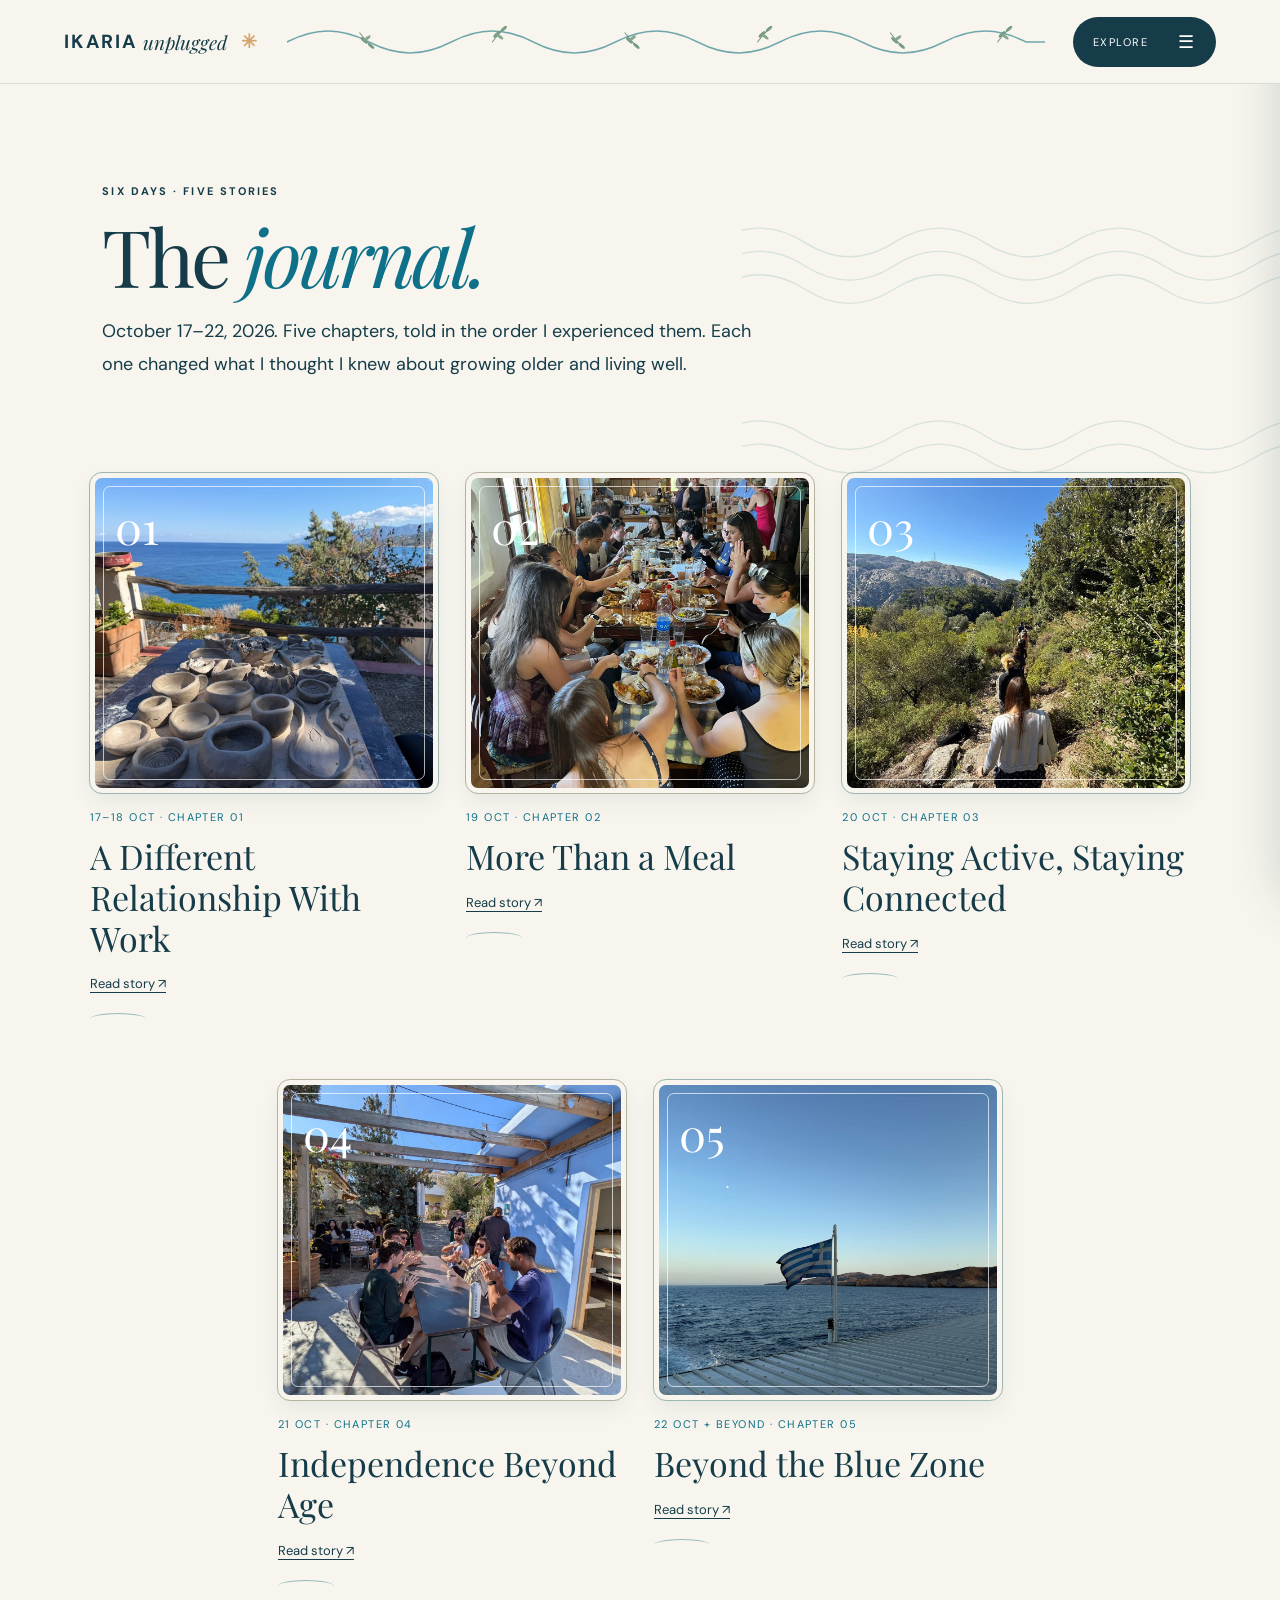
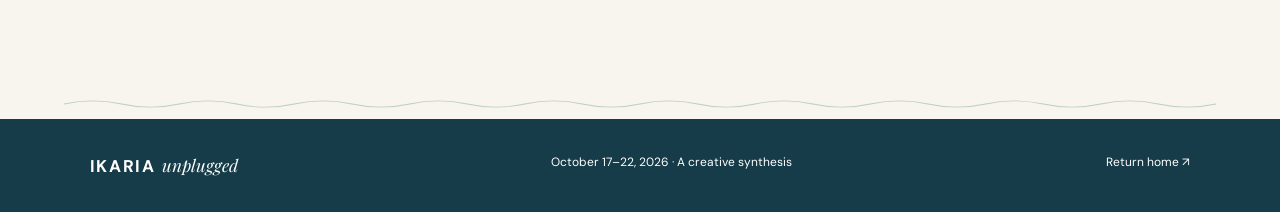
<file: journal.html>
<!DOCTYPE html>

<html lang="en"><head><meta charset="utf-8"/><meta content="width=device-width,initial-scale=1" name="viewport"/><title>Ikaria Unplugged — Six Days, a Different Perspective</title><link href="style.css" rel="stylesheet"/><script defer="" src="script.js"></script></head><body><header class="topbar"><a class="wordmark" href="index.html">IKARIA <i>unplugged</i><span>✳</span></a><span aria-hidden="true" class="header-wave"><img alt="" src="header-wave.svg"/></span><button aria-controls="site-menu" aria-expanded="false" class="menu-button" type="button"><span>EXPLORE</span><b>☰</b></button></header><div aria-hidden="true" class="menu-panel" id="site-menu"><div class="menu-inner"><span class="eyebrow">YOUR FIELD GUIDE</span><nav><a href="index.html">Home</a><a href="journal.html">Journal</a><a href="reflection.html">Reflection</a><a href="gallery.html">Photo stories</a></nav><p>Six days on Ikaria. A lifetime of questions about living well.</p></div></div><main><section class="page-intro"><span class="eyebrow">SIX DAYS · FIVE STORIES</span><h1>The <em>journal.</em></h1><p>October 17–22, 2026. Five chapters, told in the order I experienced them. Each one changed what I thought I knew about growing older and living well.</p></section><section class="section story-grid"><a class="story-card" href="chapter-1.html"><div class="story-img"><img alt="Photograph from chapter 1" src="images/19_craft_20261019_031328_3FE25A.JPEG"/><span>01</span></div><div class="story-meta">17–18 OCT · CHAPTER 01</div><h3>A Different Relationship With Work</h3><span class="card-arrow">Read story ↗</span></a><a class="story-card" href="chapter-2.html"><div class="story-img"><img alt="Photograph from chapter 2" src="images/home-at-table-selected.jpg"/><span>02</span></div><div class="story-meta">19 OCT · CHAPTER 02</div><h3>More Than a Meal</h3><span class="card-arrow">Read story ↗</span></a><a class="story-card" href="chapter-3.html"><div class="story-img"><img alt="Photograph from chapter 3" src="images/home-on-trail-selected.jpg"/><span>03</span></div><div class="story-meta">20 OCT · CHAPTER 03</div><h3>Staying Active, Staying Connected</h3><span class="card-arrow">Read story ↗</span></a><a class="story-card" href="chapter-4.html"><div class="story-img"><img alt="Photograph from chapter 4" src="images/unique_003.jpg"/><span>04</span></div><div class="story-meta">21 OCT · CHAPTER 04</div><h3>Independence Beyond Age</h3><span class="card-arrow">Read story ↗</span></a><a class="story-card" href="chapter-5.html"><div class="story-img"><img alt="Photograph from chapter 5" src="images/home-leaving-island-selected.jpg"/><span>05</span></div><div class="story-meta">22 OCT + BEYOND · CHAPTER 05</div><h3>Beyond the Blue Zone</h3><span class="card-arrow">Read story ↗</span></a></section></main><footer><span>IKARIA <i>unplugged</i></span><span>October 17–22, 2026 · A creative synthesis</span><a href="index.html">Return home ↗</a></footer></body></html>
</file>
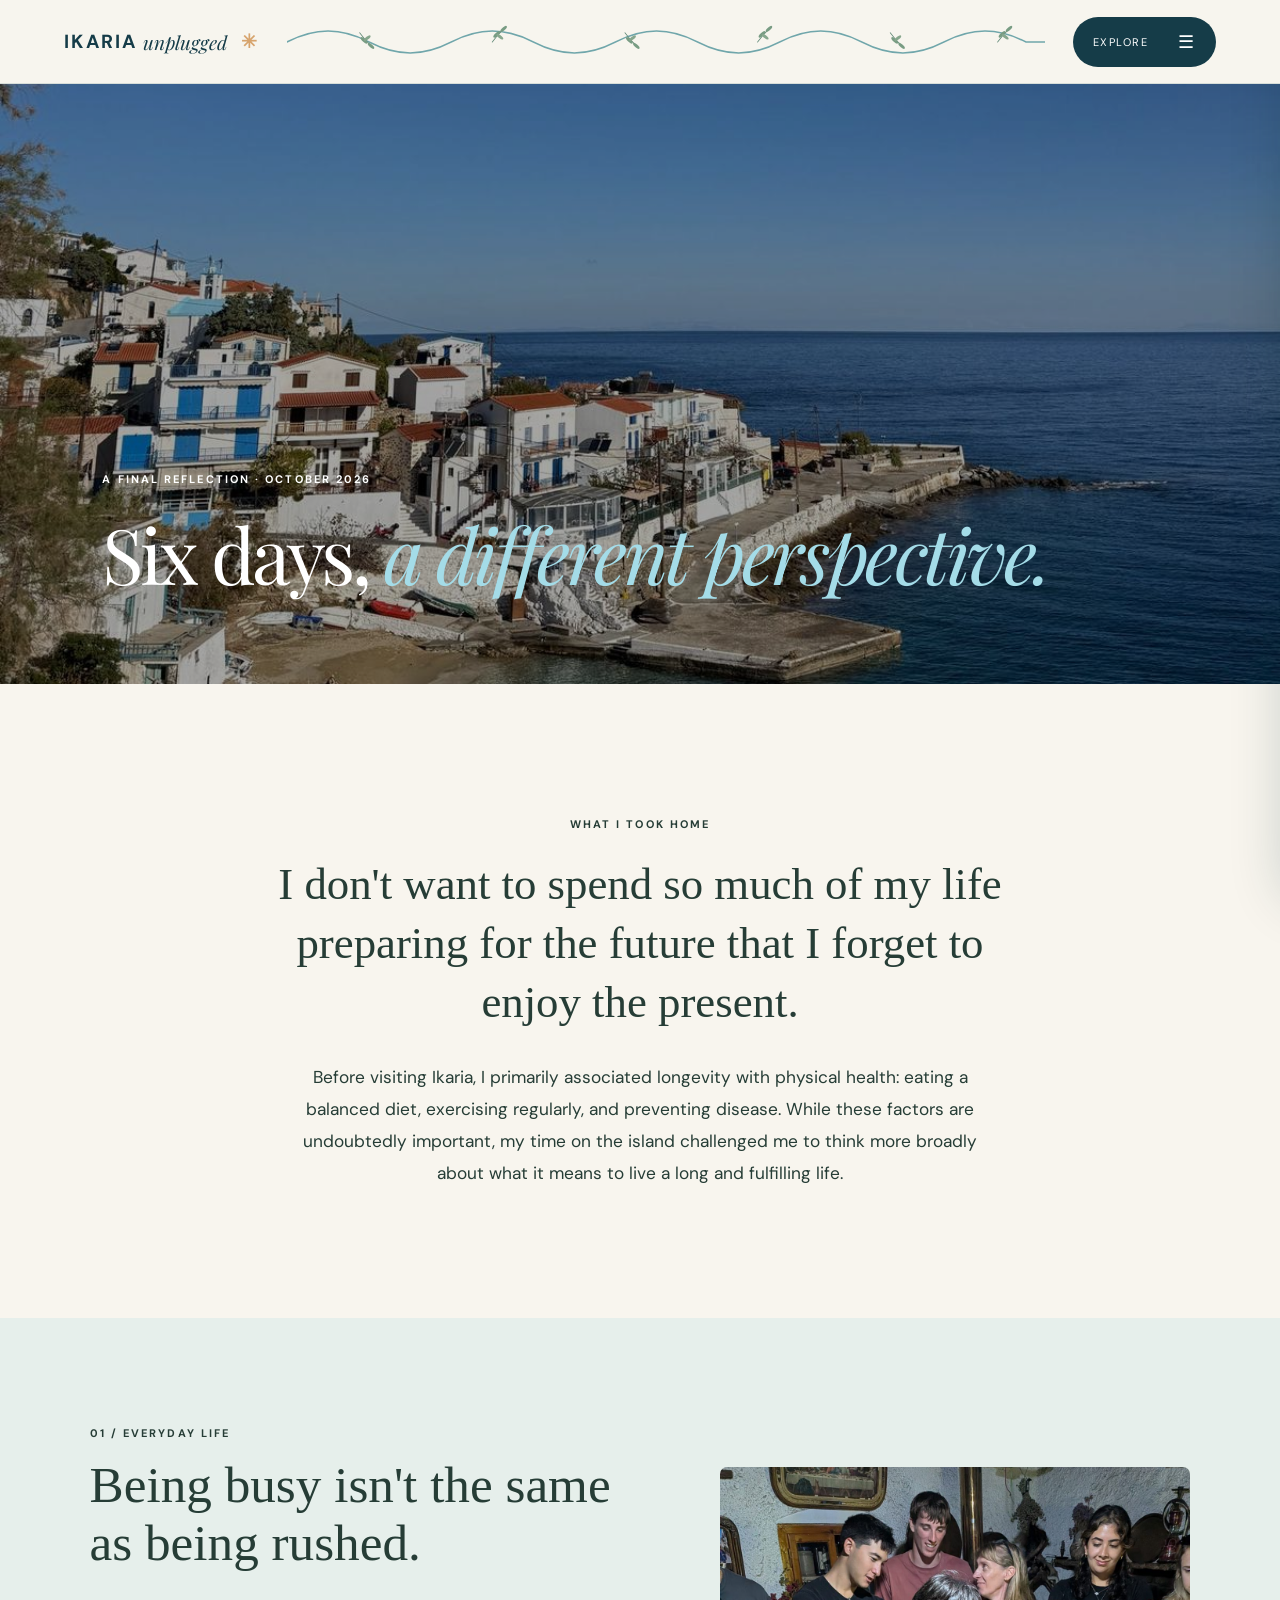
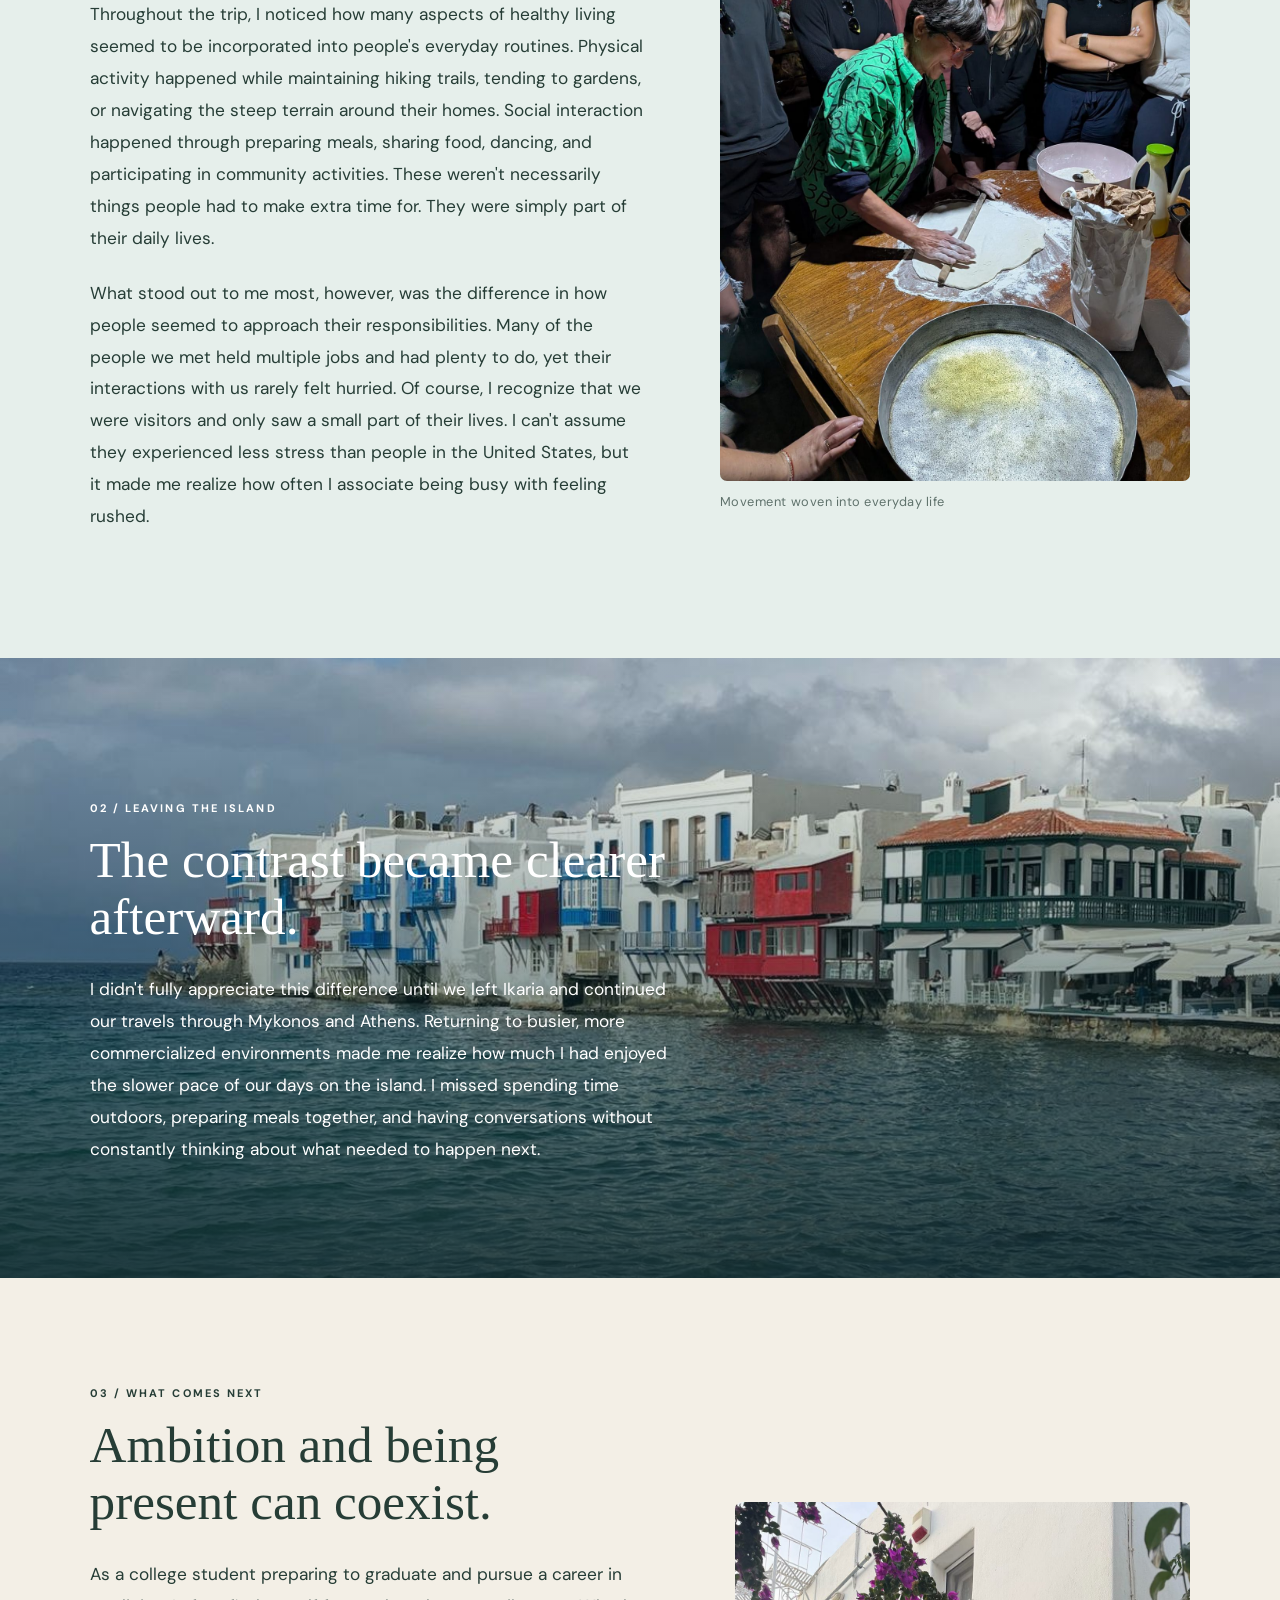
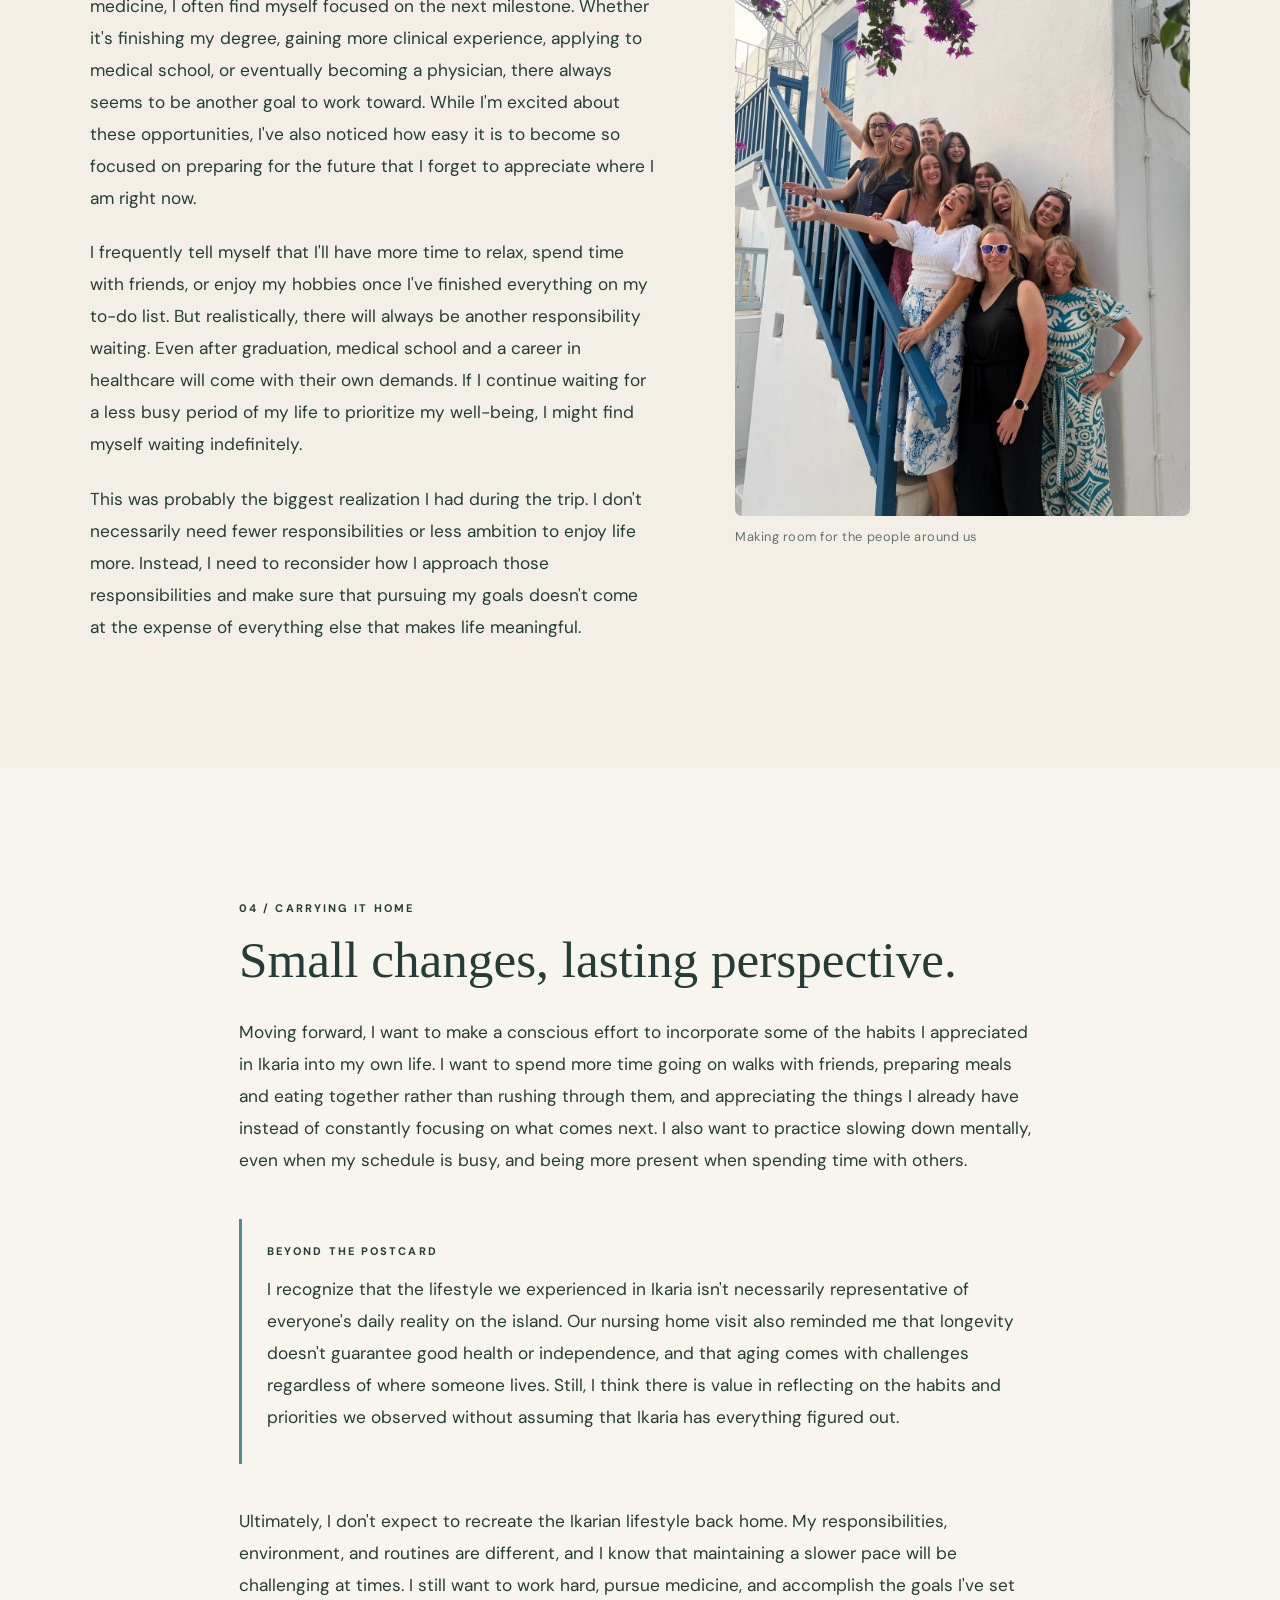
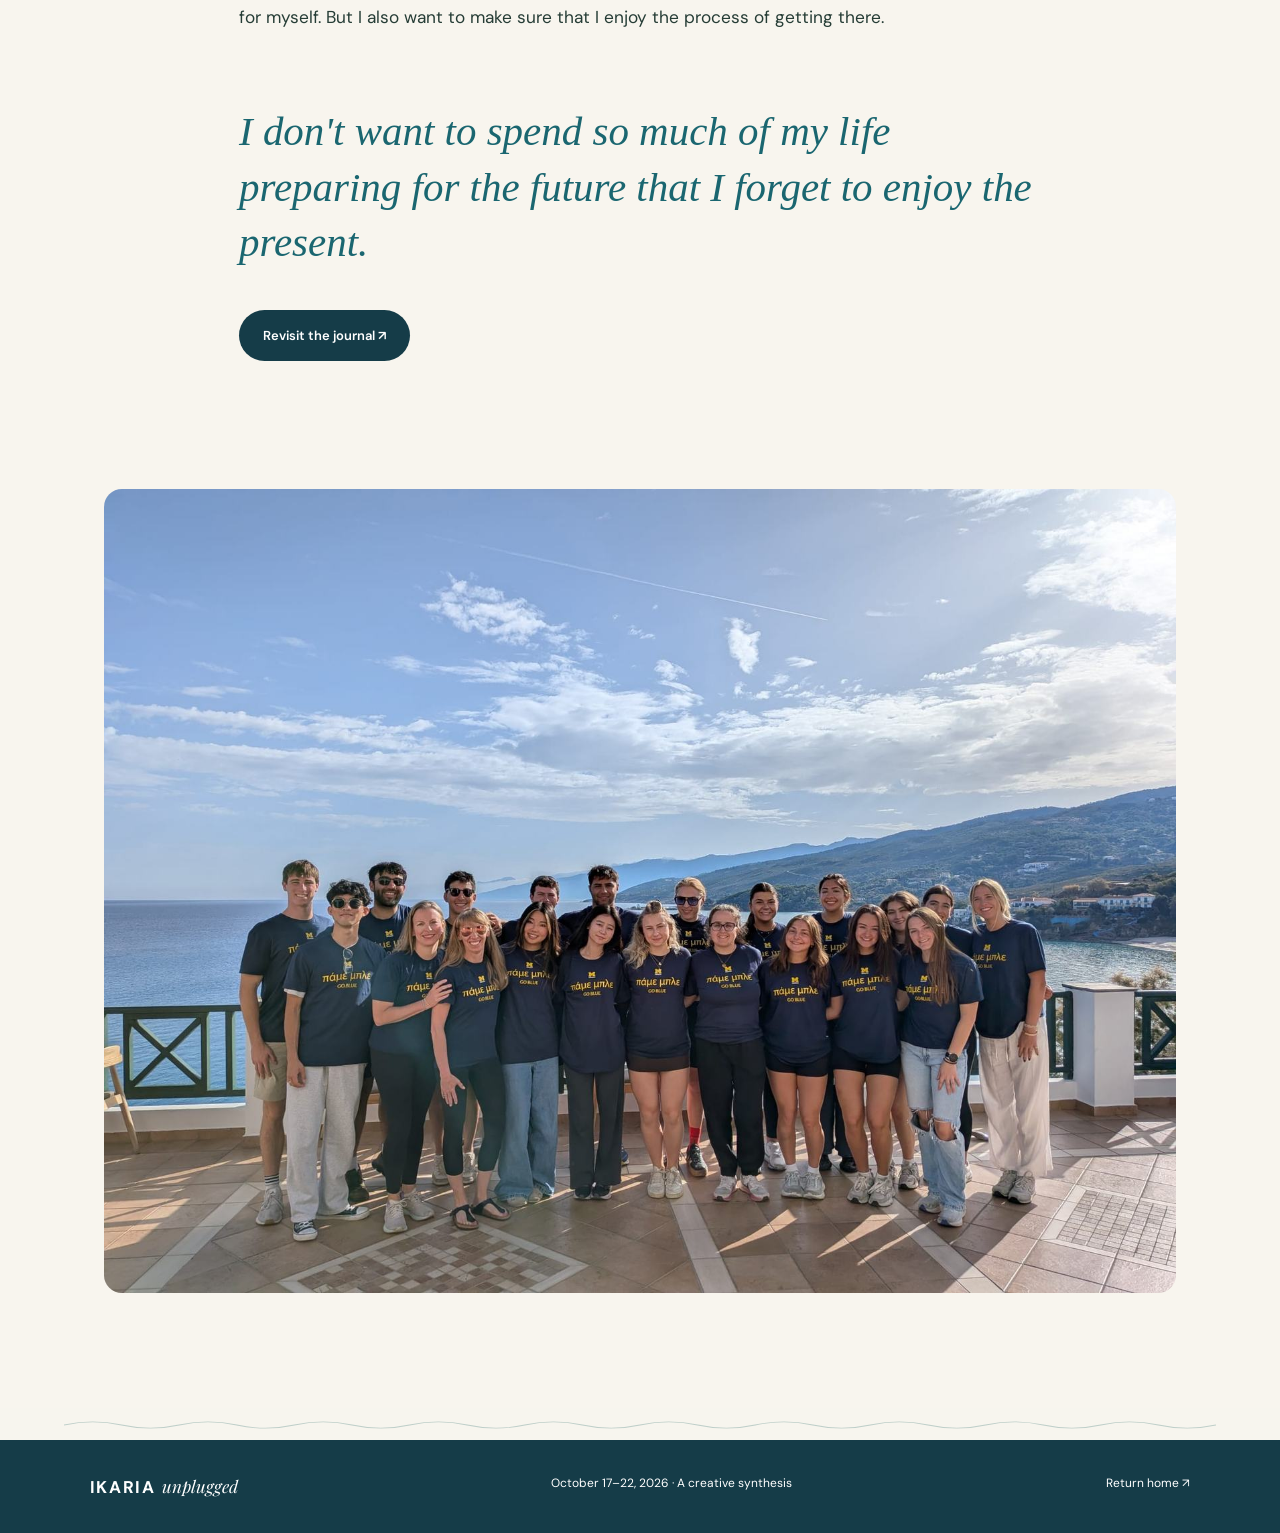
<file: reflection.html>
<!DOCTYPE html>

<html lang="en"><head><meta charset="utf-8"/><meta content="width=device-width,initial-scale=1" name="viewport"/><title>Ikaria Unplugged — Six Days, a Different Perspective</title><link href="style.css" rel="stylesheet"/><script defer="" src="script.js"></script></head><body><header class="topbar"><a class="wordmark" href="index.html">IKARIA <i>unplugged</i><span>✳</span></a><span aria-hidden="true" class="header-wave"><img alt="" src="header-wave.svg"/></span><button aria-controls="site-menu" aria-expanded="false" class="menu-button" type="button"><span>EXPLORE</span><b>☰</b></button></header><div aria-hidden="true" class="menu-panel" id="site-menu"><div class="menu-inner"><span class="eyebrow">YOUR FIELD GUIDE</span><nav><a href="index.html">Home</a><a href="journal.html">Journal</a><a href="reflection.html">Reflection</a><a href="gallery.html">Photo stories</a></nav><p>Six days on Ikaria. A lifetime of questions about living well.</p></div></div><main><section class="reflection-hero"><img alt="White houses along the Ikarian coast" src="images/20261019_031328_37EFEA.JPEG"/><div><span class="eyebrow">A FINAL REFLECTION · OCTOBER 2026</span><h1>Six days, <em>a different perspective.</em></h1></div></section><div class="reflection-story">
<section class="reflection-intro"><span class="eyebrow">WHAT I TOOK HOME</span><p class="reflection-lede">I don't want to spend so much of my life preparing for the future that I forget to enjoy the present.</p><p>Before visiting Ikaria, I primarily associated longevity with physical health: eating a balanced diet, exercising regularly, and preventing disease. While these factors are undoubtedly important, my time on the island challenged me to think more broadly about what it means to live a long and fulfilling life.</p></section>
<section class="reflection-panel"><div class="reflection-panel-text"><span class="eyebrow">01 / EVERYDAY LIFE</span><h2>Being busy isn't the same as being rushed.</h2><p>Throughout the trip, I noticed how many aspects of healthy living seemed to be incorporated into people's everyday routines. Physical activity happened while maintaining hiking trails, tending to gardens, or navigating the steep terrain around their homes. Social interaction happened through preparing meals, sharing food, dancing, and participating in community activities. These weren't necessarily things people had to make extra time for. They were simply part of their daily lives.</p><p>What stood out to me most, however, was the difference in how people seemed to approach their responsibilities. Many of the people we met held multiple jobs and had plenty to do, yet their interactions with us rarely felt hurried. Of course, I recognize that we were visitors and only saw a small part of their lives. I can't assume they experienced less stress than people in the United States, but it made me realize how often I associate being busy with feeling rushed.</p></div><figure class="reflection-figure"><img alt="Watching dough being prepared during a cooking demonstration" loading="lazy" src="images/20261019_154328_369518.JPEG"/><figcaption>Movement woven into everyday life</figcaption></figure></section>
<section class="reflection-photo-break"><img alt="White houses along the Mykonos waterfront" loading="lazy" src="images/20261023_155046_304620.JPEG"/><div><span class="eyebrow">02 / LEAVING THE ISLAND</span><h2>The contrast became clearer afterward.</h2><p>I didn't fully appreciate this difference until we left Ikaria and continued our travels through Mykonos and Athens. Returning to busier, more commercialized environments made me realize how much I had enjoyed the slower pace of our days on the island. I missed spending time outdoors, preparing meals together, and having conversations without constantly thinking about what needed to happen next.</p></div></section>
<section class="reflection-panel reflection-panel-alt"><div class="reflection-panel-text"><span class="eyebrow">03 / WHAT COMES NEXT</span><h2>Ambition and being present can coexist.</h2><p>As a college student preparing to graduate and pursue a career in medicine, I often find myself focused on the next milestone. Whether it's finishing my degree, gaining more clinical experience, applying to medical school, or eventually becoming a physician, there always seems to be another goal to work toward. While I'm excited about these opportunities, I've also noticed how easy it is to become so focused on preparing for the future that I forget to appreciate where I am right now.</p><p>I frequently tell myself that I'll have more time to relax, spend time with friends, or enjoy my hobbies once I've finished everything on my to-do list. But realistically, there will always be another responsibility waiting. Even after graduation, medical school and a career in healthcare will come with their own demands. If I continue waiting for a less busy period of my life to prioritize my well-being, I might find myself waiting indefinitely.</p><p>This was probably the biggest realization I had during the trip. I don't necessarily need fewer responsibilities or less ambition to enjoy life more. Instead, I need to reconsider how I approach those responsibilities and make sure that pursuing my goals doesn't come at the expense of everything else that makes life meaningful.</p></div><figure class="reflection-figure"><img alt="Friends together beside a blue staircase" loading="lazy" src="images/20261024_005326_309CC4.JPEG"/><figcaption>Making room for the people around us</figcaption></figure></section>
<section class="reflection-closing"><span class="eyebrow">04 / CARRYING IT HOME</span><h2>Small changes, lasting perspective.</h2><p>Moving forward, I want to make a conscious effort to incorporate some of the habits I appreciated in Ikaria into my own life. I want to spend more time going on walks with friends, preparing meals and eating together rather than rushing through them, and appreciating the things I already have instead of constantly focusing on what comes next. I also want to practice slowing down mentally, even when my schedule is busy, and being more present when spending time with others.</p><div class="reflection-reality"><span class="eyebrow">BEYOND THE POSTCARD</span><p>I recognize that the lifestyle we experienced in Ikaria isn't necessarily representative of everyone's daily reality on the island. Our nursing home visit also reminded me that longevity doesn't guarantee good health or independence, and that aging comes with challenges regardless of where someone lives. Still, I think there is value in reflecting on the habits and priorities we observed without assuming that Ikaria has everything figured out.</p></div><p>Ultimately, I don't expect to recreate the Ikarian lifestyle back home. My responsibilities, environment, and routines are different, and I know that maintaining a slower pace will be challenging at times. I still want to work hard, pursue medicine, and accomplish the goals I've set for myself. But I also want to make sure that I enjoy the process of getting there.</p><blockquote>I don't want to spend so much of my life preparing for the future that I forget to enjoy the present.</blockquote><a class="pill" href="journal.html">Revisit the journal ↗</a></section>
<figure class="reflection-group-finale"><img alt="Our Ikaria study abroad group together overlooking the sea" loading="lazy" src="images/ikaria_group_final_reflection.jpeg"/></figure>
</div></main><footer><span>IKARIA <i>unplugged</i></span><span>October 17–22, 2026 · A creative synthesis</span><a href="index.html">Return home ↗</a></footer></body></html>
</file>
<file: style.css>
@import url('https://fonts.googleapis.com/css2?family=DM+Sans:wght@400;500;600;700&family=Playfair+Display:ital,wght@0,400;0,500;1,400;1,500&display=swap');:root{--ink:#153c48;--sea:#0f7189;--paper:#f7f5ee;--mist:#e6f0ed}*{box-sizing:border-box}html{scroll-behavior:smooth}body{margin:0;background:var(--paper);color:var(--ink);font-family:'DM Sans',sans-serif}img{display:block;max-width:100%}a{color:inherit;text-decoration:none}button{font:inherit}.topbar{height:84px;display:flex;justify-content:space-between;align-items:center;padding:0 5%;position:relative;z-index:30;background:var(--paper);border-bottom:1px solid #d7ded9}.wordmark{font-weight:700;letter-spacing:.12em;font-size:19px}.wordmark i,footer i{font-family:'Playfair Display',serif;font-weight:400;letter-spacing:0}.wordmark span{color:#d7a46d;padding-left:9px}.menu-button{background:var(--ink);color:white;border:0;border-radius:40px;padding:13px 20px;display:flex;gap:30px;align-items:center;cursor:pointer;font-size:11px;letter-spacing:.14em}.menu-button b{font-size:18px;font-weight:400}.menu-panel{position:absolute;z-index:25;left:0;right:0;top:84px;background:#153c48;color:white;max-height:0;overflow:hidden;transition:max-height .35s ease}.menu-panel.open{max-height:520px}.menu-inner{padding:40px 7% 55px}.menu-inner nav{display:grid;grid-template-columns:repeat(2,1fr);gap:12px 55px;margin:25px 0}.menu-inner nav a{font-family:'Playfair Display',serif;font-size:clamp(30px,5vw,58px);border-bottom:1px solid #ffffff3d;padding:10px 0}.menu-inner nav a:hover{color:#a7d9e3}.menu-inner p{opacity:.7}.eyebrow{font-size:11px;font-weight:700;letter-spacing:.19em;text-transform:uppercase}.hero{display:grid;grid-template-columns:1fr 1fr;min-height:620px}.hero-copy{padding:10% 9%;display:flex;flex-direction:column;justify-content:center}.hero h1,.page-intro h1,.reflection-hero h1{font-family:'Playfair Display',serif;font-weight:400;font-size:clamp(55px,6.2vw,108px);line-height:1.05;letter-spacing:-.045em;margin:25px 0}.hero h1 em,h2 em,.page-intro em,.reflection-hero em{color:var(--sea);font-weight:400}.hero-copy p{max-width:440px;font-size:18px;line-height:1.75}.hero-visual{position:relative;min-height:600px}.hero-visual img{width:100%;height:100%;object-fit:cover}.image-tag{position:absolute;bottom:30px;left:30px;color:white;background:#153c48b9;padding:12px 18px;font-size:11px;letter-spacing:.15em}.actions{display:flex;gap:25px;align-items:center;flex-wrap:wrap;margin-top:25px}.pill{display:inline-flex;gap:30px;align-items:center;background:var(--ink);color:white;border-radius:40px;padding:17px 24px;font-size:13px;font-weight:600}.pill:hover{background:var(--sea)}.textlink{border-bottom:1px solid;padding-bottom:5px;font-size:13px}.section{padding:95px 7%}.section-heading{display:flex;align-items:end;justify-content:space-between;gap:40px}.section-heading h2,.split-teaser h2,.reality h2{font-family:'Playfair Display',serif;font-size:clamp(40px,5vw,70px);font-weight:400;line-height:1.12;margin:15px 0}.section-heading>p{max-width:320px;line-height:1.7}.circle-links{display:grid;grid-template-columns:repeat(4,1fr);gap:30px;margin-top:55px}.circle-links a{text-align:center}.circle-links img{width:min(100%,220px);aspect-ratio:1;object-fit:cover;border-radius:50%;margin:auto;transition:transform .3s}.circle-links a:hover img{transform:scale(1.04)}.circle-links b{display:block;margin-top:20px;font-family:'Playfair Display',serif;font-size:25px;font-weight:400}.circle-links small{display:block;color:var(--sea);margin-top:6px}.split-teaser{display:grid;grid-template-columns:1fr 1fr;background:var(--mist)}.split-teaser>img{height:570px;width:100%;object-fit:cover}.split-teaser>div{padding:11%;align-self:center}.split-teaser p{line-height:1.8;max-width:430px;margin-bottom:30px}.quote-strip{text-align:center;background:#dce9e6;padding:95px 15%}.quote-strip span{font-size:11px;letter-spacing:.2em}.quote-strip p{font:italic clamp(32px,4vw,58px)/1.3 'Playfair Display',serif}.quote-strip a{color:var(--sea);border-bottom:1px solid}.page-intro{padding:95px 8% 55px;max-width:1050px}.page-intro h1{margin:14px 0}.page-intro p{max-width:650px;font-size:18px;line-height:1.8}.story-grid{display:grid;grid-template-columns:repeat(2,1fr);gap:65px 35px;padding-top:20px}.story-card:nth-child(3){grid-column:1 / -1;max-width:750px;margin:auto}.story-img{position:relative;overflow:hidden}.story-img img{width:100%;height:350px;object-fit:cover;transition:transform .35s}.story-card:hover img{transform:scale(1.035)}.story-img span{position:absolute;top:18px;left:20px;color:white;font:45px 'Playfair Display',serif}.story-meta{font-size:11px;letter-spacing:.13em;color:var(--sea);margin-top:20px}.story-card h3{font:normal 34px 'Playfair Display',serif;margin:12px 0}.card-arrow{font-size:13px;border-bottom:1px solid}.masonry{padding:0 6% 90px;columns:3;column-gap:17px}.photo-tile{width:100%;display:block;break-inside:avoid;margin:0 0 17px;padding:0;border:0;background:transparent;cursor:pointer;text-align:left;position:relative;overflow:hidden}.photo-tile img{width:100%;height:auto}.photo-tile span{display:block;background:#153c48;color:white;padding:12px 16px;font-size:12px}.lightbox{position:fixed;z-index:100;inset:0;background:#061b21f2;display:none;align-items:center;justify-content:space-between;color:white;padding:30px}.lightbox.active{display:flex}.lightbox figure{margin:0;max-width:75vw}.lightbox img{max-width:75vw;max-height:78vh;object-fit:contain}.lightbox figcaption{text-align:center;padding:15px}.lightbox button{border:0;background:transparent;color:white;cursor:pointer;font-size:45px}.lb-close{position:absolute;right:25px;top:15px}.chapter-top{padding:22px 7%;display:flex;justify-content:space-between;font-size:12px;letter-spacing:.1em}.chapter-lead{text-align:center;background:#e2eeec;padding:80px 12%}.chapter-lead>span{font-size:12px;letter-spacing:.16em}.chapter-lead h2{font:normal clamp(46px,6vw,86px)/1.1 'Playfair Display',serif;margin:24px 0}.chapter-lead h2 em{color:var(--sea)}.chapter-lead p{font-size:17px;max-width:560px;margin:auto;line-height:1.8}.chapter-body{max-width:1050px;margin:auto;padding:70px 30px}.chapter-body .feature-photo img{width:100%;max-height:570px;object-fit:contain;background:#e9eeeb}.chapter-body figure{margin:0}.chapter-body figcaption{font-size:10px;letter-spacing:.15em;padding-top:12px}.chapter-body .prose{max-width:720px;margin:65px auto;font-size:17px;line-height:1.95}.chapter-body .prose p{margin-bottom:23px}.chapter-body .photo-pair{display:grid;grid-template-columns:1fr 1fr;gap:20px}.photo-pair img{width:100%;height:420px;object-fit:contain;background:#e9eeeb}.takeaway{background:#e2eeec;padding:35px 45px;margin:60px auto;max-width:780px}.takeaway span{font-size:11px;letter-spacing:.15em}.takeaway p{font:italic 28px/1.45 'Playfair Display',serif}.mini-gallery{padding:30px 7% 90px}.mini-gallery>div:first-child{display:flex;justify-content:space-between;margin-bottom:20px}.mini-gallery a{font-size:12px}.mini-grid{display:grid;grid-template-columns:repeat(3,1fr);gap:15px}.mini-grid img{width:100%;height:250px;object-fit:cover}.chapter-pager{display:flex;justify-content:space-between;padding:35px 7%;background:var(--mist)}.reflection-hero{height:600px;position:relative}.reflection-hero>img{width:100%;height:100%;object-fit:cover;filter:brightness(.65)}.reflection-hero>div{position:absolute;bottom:65px;left:8%;color:white}.reflection-hero h1{font-size:clamp(48px,6vw,95px)}.reflection-hero em{color:#a4dce8}.reflection-copy{max-width:800px;margin:auto;padding:90px 30px;font-size:18px;line-height:1.95}.reflection-copy .big{font:normal 38px/1.4 'Playfair Display',serif}.reflection-copy blockquote{font:italic 40px/1.4 'Playfair Display',serif;color:var(--sea);margin:65px 0}.reality{border-top:1px solid #c8d5d1;padding:45px 0;margin:40px 0}footer{display:flex;justify-content:space-between;gap:20px;padding:35px 7%;background:var(--ink);color:white;font-size:12px}footer>span:first-child{font-size:17px;font-weight:700;letter-spacing:.1em}@media(max-width:800px){.hero,.split-teaser{grid-template-columns:1fr}.hero-copy{padding:80px 7%}.hero-visual{min-height:350px;height:350px}.circle-links{grid-template-columns:repeat(2,1fr);gap:35px 15px}.section-heading{display:block}.story-grid{grid-template-columns:1fr}.story-card:nth-child(3){grid-column:auto}.masonry{columns:2}.menu-inner nav{grid-template-columns:1fr}.menu-panel.open{max-height:660px}.chapter-body .photo-pair{grid-template-columns:1fr}.mini-grid img{height:150px}footer{flex-wrap:wrap}.split-teaser>img{height:350px}}@media(max-width:520px){.topbar{height:70px}.menu-panel{top:70px}.wordmark{font-size:15px}.menu-button{gap:12px}.masonry{columns:1}.lightbox{padding:10px}.lightbox figure,.lightbox img{max-width:80vw}.chapter-lead{padding:60px 7%}.chapter-body{padding:40px 18px}.mini-grid{gap:5px}.mini-grid img{height:110px}}
/* v2: compact right-hand slide-out navigation */
.menu-panel{position:fixed;top:0;right:0;left:auto;width:min(390px,92vw);height:100vh;height:100dvh;max-height:none;overflow-y:auto;z-index:45;box-shadow:-15px 0 55px #0b303633;transform:translateX(105%);transition:transform .35s ease;border-radius:0 0 0 20px;}
.menu-panel.open{max-height:none;transform:translateX(0)}
.menu-inner{padding:112px 34px 40px}
.menu-inner nav{grid-template-columns:1fr;gap:5px;margin:24px 0 36px}
.menu-inner nav a{font-size:clamp(29px,3vw,39px);padding:12px 0}
.topbar{position:relative;z-index:50}
.menu-button{position:relative;z-index:51}
.circle-links a:has(img[src*="host-smiling"]) img{object-position:50% 13%}
@media(max-width:800px){.menu-panel.open{max-height:none}.menu-inner nav{grid-template-columns:1fr}}
@media(max-width:520px){.menu-panel{top:0}.menu-inner{padding-top:100px}}

/* Curated photo archive */
.curated-section{padding:clamp(40px,6vw,100px) clamp(20px,5vw,90px);background:#f8f5ee;color:#263d36}.curated-intro{max-width:740px;margin:0 auto 42px;text-align:center}.curated-intro h2{font-size:clamp(2.3rem,5vw,5rem);line-height:1.05;margin:14px 0}.curated-intro p{line-height:1.7}.curated-grid{display:grid;grid-template-columns:repeat(3,minmax(0,1fr));gap:18px;max-width:1400px;margin:auto}.curated-tile{margin:0;overflow:hidden;background:white;border-radius:12px;box-shadow:0 5px 20px #142c2414}.curated-tile img{display:block;width:100%;height:300px;object-fit:cover}.curated-tile figcaption{padding:14px 16px;font-size:.9rem}.curated-tile figcaption span{opacity:.5;margin-right:9px}@media(max-width:850px){.curated-grid{grid-template-columns:repeat(2,minmax(0,1fr))}.curated-tile img{height:230px}}@media(max-width:520px){.curated-grid{grid-template-columns:1fr}.curated-tile img{height:310px}}

/* Photo presentation corrections: crop to fill, never distort or letterbox. */
.chapter-body .feature-photo img{display:block;width:100%;height:clamp(300px,48vw,570px);max-height:none;object-fit:cover;background:transparent}
.chapter-body .photo-pair img{display:block;width:100%;height:clamp(240px,34vw,420px);object-fit:cover;background:transparent}
.curated-grid .curated-clickable{display:block;width:100%;margin:0;border:0;padding:0;border-radius:12px;overflow:hidden;background:#fff;box-shadow:0 5px 20px #142c2414;cursor:zoom-in;text-align:left;break-inside:auto}
.curated-grid .curated-clickable img{width:100%;height:300px;display:block;object-fit:cover;transition:transform .25s ease}
.curated-grid .curated-clickable:hover img{transform:scale(1.035)}
.curated-grid .curated-clickable .curated-caption{display:block;background:#fff;color:#263d36;padding:14px 16px;font:500 .9rem 'DM Sans',sans-serif}
.curated-grid .curated-clickable:focus-visible{outline:3px solid #0f7189;outline-offset:4px}
@media(max-width:850px){.curated-grid .curated-clickable img{height:230px}}
@media(max-width:520px){.curated-grid .curated-clickable img{height:310px}}
.lightbox figure{display:flex;flex-direction:column;align-items:center;justify-content:center;min-width:0}
.lightbox img{display:block;max-width:min(75vw,1100px);max-height:76vh;width:auto;height:auto;object-fit:contain}
.lightbox figcaption{color:white}

.home-photo-carousel{text-align:center;background:#e6f0ed}.home-photo-carousel .section-heading{text-align:left}.home-carousel-wrap{position:relative;max-width:950px;margin:35px auto 20px}.home-carousel-image{display:block;width:100%;height:clamp(280px,48vw,540px);object-fit:cover;border-radius:12px}.home-carousel-prev,.home-carousel-next{position:absolute;top:42%;transform:translateY(-50%);border:0;border-radius:50%;width:48px;height:48px;background:#f7f5eeeb;color:#153c48;font-size:32px;cursor:pointer}.home-carousel-prev{left:14px}.home-carousel-next{right:14px}.home-carousel-caption{font-size:13px;letter-spacing:.04em}.home-photo-carousel>.textlink{display:inline-block;margin-top:12px}

/* November 3: editorial photo and journal layout corrections */
.hero-visual{overflow:hidden}
.hero-visual img{object-position:center center}
/* Three cards followed by two equal-width cards: no lonely middle card */
.story-grid{grid-template-columns:repeat(6,minmax(0,1fr));gap:55px 28px}
.story-card{grid-column:span 2;min-width:0;width:100%}
.story-card:nth-child(3){grid-column:span 2;max-width:none;margin:0}
.story-card:nth-child(4){grid-column:2 / span 2}
.story-card:nth-child(5){grid-column:4 / span 2}
.story-img img{height:310px;object-fit:cover}
.story-card:nth-child(5) .story-img img{object-position:center 86%}
/* Portrait-friendly carousel: don't cut off people at the bottom */
.home-carousel-wrap{max-width:480px;margin:36px auto 20px}
.home-carousel-image{width:100%;height:min(69vh,670px);min-height:480px;object-fit:contain;background:#d9e7e2;border-radius:12px}
.home-carousel-prev,.home-carousel-next{top:calc(50% - 18px)}
@media(max-width:1000px){.story-grid{grid-template-columns:repeat(2,minmax(0,1fr))}.story-card,.story-card:nth-child(3),.story-card:nth-child(4),.story-card:nth-child(5){grid-column:auto}.story-card:nth-child(5){grid-column:1/-1;max-width:550px;justify-self:center}}
@media(max-width:620px){.story-grid{grid-template-columns:1fr}.story-card,.story-card:nth-child(3),.story-card:nth-child(4),.story-card:nth-child(5){grid-column:auto;max-width:none}.story-img img{height:280px}.home-carousel-wrap{max-width:100%}.home-carousel-image{height:65vh;min-height:330px}}

/* Reflection: image-led, readable editorial chapters */
.reflection-story{background:#f8f5ee;color:#263d36}.reflection-story p{font-size:clamp(1rem,1.35vw,1.12rem);line-height:1.85;margin:0 0 1.3em}.reflection-story h2{font-family:Georgia,serif;font-weight:400;font-size:clamp(2rem,4vw,3.7rem);line-height:1.13;margin:14px 0 28px}.reflection-intro{max-width:830px;padding:clamp(70px,10vw,140px) 24px;margin:auto;text-align:center}.reflection-intro p:not(.reflection-lede){max-width:680px;margin:30px auto 0}.reflection-lede{font-family:Georgia,serif;font-size:clamp(1.7rem,3.5vw,3rem)!important;line-height:1.32!important;margin:22px 0!important}.reflection-panel{display:grid;grid-template-columns:1fr 0.85fr;gap:clamp(30px,6vw,100px);align-items:center;padding:clamp(60px,8vw,120px) clamp(24px,7vw,120px);background:#e6efeb}.reflection-panel-alt{background:#f3efe6;grid-template-columns:1fr .8fr}.reflection-panel-text{max-width:690px}.reflection-figure{margin:0}.reflection-figure img{display:block;width:100%;height:clamp(390px,48vw,650px);object-fit:cover;border-radius:7px}.reflection-figure figcaption{font-size:.8rem;margin-top:12px;opacity:.7;letter-spacing:.04em}.reflection-photo-break{position:relative;min-height:620px;display:flex;align-items:end;color:white;isolation:isolate}.reflection-photo-break>img{position:absolute;inset:0;width:100%;height:100%;object-fit:cover;z-index:-2}.reflection-photo-break:before{content:"";position:absolute;inset:0;background:linear-gradient(0deg,rgba(12,39,44,.85),rgba(12,39,44,.08) 90%);z-index:-1}.reflection-photo-break>div{max-width:780px;padding:clamp(32px,7vw,100px)}.reflection-photo-break p{max-width:650px}.reflection-closing{max-width:850px;margin:auto;padding:clamp(75px,10vw,140px) 24px}.reflection-reality{border-left:3px solid #528b8b;padding:20px 0 8px 25px;margin:42px 0;background:transparent}.reflection-reality p{margin-top:14px}.reflection-closing blockquote{font:italic clamp(1.8rem,3.2vw,2.8rem)/1.35 Georgia,serif;border:0;margin:70px 0 40px;color:#1a6670}.reflection-closing .pill{display:inline-block}@media(max-width:760px){.reflection-panel,.reflection-panel-alt{grid-template-columns:1fr;padding:60px 22px}.reflection-figure img{height:440px}.reflection-photo-break{min-height:610px}.reflection-intro{padding:75px 24px}.reflection-closing{padding:75px 24px}}

/* Layered coverflow: central photo and two angled previews */
.home-photo-carousel{overflow:hidden}
.home-photo-carousel .coverflow-wrap{max-width:1120px;width:100%;margin:32px auto 15px;position:relative;padding:0 55px}
.coverflow-stage{height:clamp(360px,46vw,540px);position:relative;perspective:1100px;isolation:isolate}
.coverflow-card{position:absolute;top:50%;left:50%;width:min(48%,420px);height:88%;padding:0;border:5px solid var(--paper);background:#d9e7e2;border-radius:8px;overflow:hidden;box-shadow:0 18px 45px #123e4b35;cursor:pointer;transition:transform .42s ease,filter .42s ease,opacity .42s ease;transform-style:preserve-3d}
.coverflow-card img{width:100%;height:100%;object-fit:cover;object-position:center}
.coverflow-card.is-current{z-index:3;transform:translate(-50%,-50%) translateZ(75px) scale(1.03)}
.coverflow-card.is-prev{z-index:2;transform:translate(-116%,-50%) rotateY(25deg) scale(.83);filter:brightness(.8)}
.coverflow-card.is-next{z-index:2;transform:translate(16%,-50%) rotateY(-25deg) scale(.83);filter:brightness(.8)}
.coverflow-wrap .home-carousel-prev,.coverflow-wrap .home-carousel-next{top:45%;z-index:5;background:var(--ink);color:white;box-shadow:0 5px 15px #123e4b33}
.coverflow-wrap .home-carousel-prev{left:0}.coverflow-wrap .home-carousel-next{right:0}
.coverflow-wrap .home-carousel-caption{margin:12px auto 0;text-align:center;min-height:24px}
.coverflow-card:focus-visible,.coverflow-wrap button:focus-visible{outline:3px solid #d39a55;outline-offset:3px}
@media(max-width:650px){.home-photo-carousel .coverflow-wrap{padding:0 35px}.coverflow-stage{height:380px}.coverflow-card{width:68%;height:82%;border-width:3px}.coverflow-card.is-prev{transform:translate(-104%,-50%) rotateY(22deg) scale(.73)}.coverflow-card.is-next{transform:translate(4%,-50%) rotateY(-22deg) scale(.73)}.coverflow-card.is-current{transform:translate(-50%,-50%) translateZ(35px)}.coverflow-wrap .home-carousel-prev,.coverflow-wrap .home-carousel-next{width:34px;height:34px;font-size:24px}}
@media(prefers-reduced-motion:reduce){.coverflow-card{transition:none}}

/* Five chapter links and the community photo in the slide-out menu */
.circle-links{grid-template-columns:repeat(5,minmax(0,1fr));gap:clamp(12px,2vw,30px)}
.circle-links img{width:min(100%,195px)}
.circle-links b{font-size:clamp(17px,1.8vw,25px);line-height:1.22;min-height:2.45em}
.menu-panel{overflow-y:auto}
.menu-inner{min-height:100%;display:flex;flex-direction:column;padding-bottom:26px}
.menu-memory-photo{margin:auto 0 0 auto;width:190px;max-width:78%;padding-top:24px;align-self:flex-end}
.menu-memory-photo img{width:100%;height:160px;object-fit:cover;object-position:center 42%;border-radius:3px;box-shadow:0 8px 24px #001c2355}
@media(max-width:1000px){.circle-links{grid-template-columns:repeat(3,minmax(0,1fr));row-gap:35px}.circle-links a:nth-child(4){grid-column:1/2}}
@media(max-width:650px){.circle-links{grid-template-columns:repeat(2,minmax(0,1fr))}.circle-links a:last-child{grid-column:1/-1;max-width:220px;justify-self:center}.menu-memory-photo{width:160px}.menu-memory-photo img{height:130px}}

/* Journal 1: integrated photography and portrait-friendly chapter carousel */
.chapter-body .prose:after{content:"";display:block;clear:both}
.chapter-body .prose .journal-inline{margin:30px 0 34px;clear:both}
.chapter-body .prose .journal-inline img{width:100%;height:auto;max-height:510px;object-fit:contain;background:transparent;border-radius:3px}
.chapter-body .prose .journal-inline figcaption{color:#4a6870;line-height:1.6}
.chapter-body .prose .journal-inline-right{float:right;width:42%;margin:12px 0 24px 30px;clear:none}
.chapter-body .prose .journal-inline-left{float:left;width:42%;margin:12px 30px 24px 0;clear:none}
.chapter-photo-carousel{margin:68px auto 20px;max-width:820px;text-align:center}
.chapter-carousel-heading p{font-size:14px;line-height:1.7;color:#4a6870;margin:12px auto 24px}
.chapter-carousel-frame{position:relative;display:flex;align-items:center;justify-content:center;min-height:460px;background:#e7eeea;border-radius:7px;padding:24px 65px}
.chapter-carousel-slide{display:none;width:100%;margin:0!important}
.chapter-carousel-slide.is-active{display:block}
.chapter-carousel-slide img{width:100%;height:440px;object-fit:contain;margin:auto}
.chapter-carousel-slide figcaption{padding:12px 0 0!important;font-size:12px!important;letter-spacing:.03em!important;text-transform:none}
.chapter-carousel-arrow{position:absolute;top:48%;transform:translateY(-50%);width:43px;height:43px;border:0;border-radius:50%;background:#153c48;color:white;font-size:30px;cursor:pointer;z-index:2}
.chapter-carousel-arrow.prev{left:12px}.chapter-carousel-arrow.next{right:12px}
.chapter-carousel-arrow:hover{background:#0f7189}.chapter-carousel-counter{font-size:12px;letter-spacing:.12em;color:#4a6870;margin-top:17px}
@media(max-width:650px){.chapter-body .prose .journal-inline-left,.chapter-body .prose .journal-inline-right{float:none;width:100%;margin:28px 0;clear:both}.chapter-carousel-frame{min-height:350px;padding:20px 43px}.chapter-carousel-slide img{height:340px}.chapter-carousel-arrow{width:33px;height:33px;font-size:24px}.chapter-carousel-arrow.prev{left:5px}.chapter-carousel-arrow.next{right:5px}}

/* Journal photo-text pairings: no floats, no orphaned words */
.chapter-body .prose .journal-photo-story{display:grid;grid-template-columns:minmax(0,1fr) minmax(0,1fr);gap:34px;align-items:start;margin:42px 0;clear:both}
.chapter-body .prose .journal-photo-story .journal-inline{float:none;clear:none;width:100%;margin:0}
.chapter-body .prose .journal-photo-story .journal-inline img{width:100%;height:auto;max-height:610px;object-fit:contain;display:block}
.chapter-body .prose .journal-photo-story p{margin:0;min-width:0}
.chapter-body .prose .journal-photo-story.image-right figure{grid-column:2;grid-row:1}
.chapter-body .prose .journal-photo-story.image-right p{grid-column:1;grid-row:1}
@media(max-width:850px){.chapter-body .prose .journal-photo-story{grid-template-columns:1fr;gap:20px}.chapter-body .prose .journal-photo-story.image-right figure,.chapter-body .prose .journal-photo-story.image-right p{grid-column:1;grid-row:auto}.chapter-body .prose .journal-photo-story .journal-inline img{max-height:540px}}

/* Editorial journal layouts: less carousel framing, more integration with text */
.chapter-body .journal-circle{width:34%;shape-outside:circle(50%);margin:8px 0 18px 28px}
.chapter-body .journal-circle img{aspect-ratio:1;object-fit:cover;border-radius:50%;max-height:none}
.chapter-body .journal-circle figcaption{text-align:center;font-size:11px;letter-spacing:.02em}
.chapter-body .journal-feature{margin-bottom:20px}
.chapter-body .journal-feature img{height:auto;max-height:660px;object-fit:contain;background:transparent}
.chapter-body .flag-feature img{height:auto;max-height:none;object-fit:contain;object-position:center top;background:transparent}
.chapter-body .journal-photo-mosaic{display:grid;grid-template-columns:repeat(2,minmax(0,1fr));gap:20px;margin:55px 0}
.chapter-body .journal-photo-mosaic .chapter-carousel-heading{grid-column:1/-1}
.chapter-body .journal-mosaic-photo img{width:100%;height:340px;object-fit:cover;border-radius:3px}
.chapter-body .journal-mosaic-photo figcaption{letter-spacing:.03em;text-transform:none;font-size:12px;color:#4a6870}
@media(max-width:650px){.chapter-body .journal-circle{float:none;width:75%;shape-outside:none;margin:25px auto}.chapter-body .journal-photo-mosaic{grid-template-columns:1fr}.chapter-body .journal-mosaic-photo img{height:auto;max-height:480px;object-fit:contain}}

/* November 5 layout refinements */
.chapter-body .flag-feature img{width:100%;height:clamp(460px,70vw,780px);max-height:none;object-fit:contain;object-position:center center;background:transparent}
.chapter-body .journal-feature img{width:100%;height:clamp(370px,52vw,610px);max-height:none;object-fit:cover;object-position:center 45%;background:transparent}
.chapter-body .chapter-photo-carousel{clear:both}
@media(max-width:650px){.chapter-body .flag-feature img{height:auto;max-height:none}.chapter-body .journal-feature img{height:360px;object-fit:cover;object-position:center 40%}}

/* Journal 3: landscape group photo; crop excess sky while retaining the flag. */
.chapter-body .flag-feature img{
  width:100%;height:clamp(360px,55vw,620px);max-height:none;
  object-fit:cover;object-position:center 78%;background:transparent;
}
@media(max-width:650px){.chapter-body .flag-feature img{height:clamp(260px,65vw,410px);object-position:center 78%}}

/* Alternating editorial photographic chapter headers (1 and 5). */
.chapter-lead-photo{position:relative;isolation:isolate;min-height:clamp(420px,56vw,650px);display:flex;flex-direction:column;justify-content:flex-end;align-items:center;box-sizing:border-box;padding:110px 8% 75px;color:#fff;background-image:linear-gradient(180deg,rgba(5,31,39,.10) 0%,rgba(5,31,39,.12) 35%,rgba(5,31,39,.75) 100%),var(--chapter-cover);background-size:cover;background-position:center 56%;text-shadow:0 2px 18px rgba(0,0,0,.32)}
.chapter-lead-photo h2{max-width:980px;margin:20px 0 15px;color:#fff}
.chapter-lead-photo p{color:#fff;max-width:680px}
.chapter-lead-photo>span{color:#fff}
@media(max-width:650px){.chapter-lead-photo{min-height:430px;padding:105px 7% 52px;background-position:center center}.chapter-lead-photo h2{font-size:clamp(40px,10vw,62px)}}

/* Chapter 3 photographic header: prioritize the group and flag over empty sky */
.chapter-lead-photo-three{background-position:center 87%;min-height:clamp(430px,52vw,620px)}
@media(max-width:650px){.chapter-lead-photo-three{background-position:center 85%;}}

/* Photo-header composition: Chapters 2 and 4 */
.chapter-lead-photo-2{background-position:center 48%}
.chapter-lead-photo-4{background-position:center 42%}
@media(max-width:650px){.chapter-lead-photo-2{background-position:center 48%}.chapter-lead-photo-4{background-position:center 42%}}

/* Journal 4: mixed editorial photo layout */
.journal4-float-photo{float:right;width:min(42%,330px);margin:4px 0 22px 30px!important;}
.journal4-float-photo img{display:block;width:100%;height:auto;max-height:410px;object-fit:cover;border-radius:8px;}
.journal4-float-photo figcaption{font-size:12px;line-height:1.5;letter-spacing:.04em;color:#537078;margin-top:10px;}
.journal4-carousel{clear:both;max-width:880px;}
.journal4-carousel .chapter-carousel-frame{min-height:420px;}
.journal4-carousel .chapter-carousel-slide img{height:min(65vh,540px);object-fit:contain;}
.chapter-lead-photo-4{background-position:center 57%;}
@media(max-width:700px){.journal4-float-photo{float:none;width:100%;max-width:450px;margin:20px auto!important}.journal4-carousel .chapter-carousel-frame{min-height:320px}.journal4-carousel .chapter-carousel-slide img{height:330px}}

/* Journal 5 — varied photo storytelling */
.journal5-inline{float:right;width:min(40%,330px);margin:8px 0 20px 26px}.journal5-inline img{width:100%;border-radius:12px;display:block}.journal5-inline figcaption,.journal5-scroll figcaption{font-size:11px;letter-spacing:.09em;color:#43616a;margin-top:9px}.journal5-gallery{clear:both;padding:34px 0}.journal5-gallery h3{font-family:Georgia,serif;font-size:28px;margin-bottom:22px}.journal5-scroll{display:flex;gap:18px;overflow-x:auto;scroll-snap-type:x mandatory;padding-bottom:18px}.journal5-scroll figure{flex:0 0 min(70vw,400px);scroll-snap-align:start;margin:0}.journal5-scroll img{width:100%;height:330px;object-fit:contain;background:#e8e8df;border-radius:10px}.chapter-5 .feature-photo img{object-position:center}@media(max-width:700px){.journal5-inline{float:none;width:100%;margin:18px 0}.journal5-scroll figure{flex-basis:82vw}.journal5-scroll img{height:280px}}

/* Journal 2: swipe/scroll photo strips instead of click-through carousels */
.journal2-gallery{max-width:920px;margin:55px auto 40px;padding:16px 0 28px}
.journal2-gallery h3{margin:0 0 10px;font-family:Georgia,serif;font-size:28px;font-weight:normal}
.journal2-gallery-description{font-size:14px;color:#43616a;margin:0 0 18px}
.journal2-gallery .journal5-scroll{scrollbar-width:thin;scrollbar-color:#a7b5b7 #edf0eb}
.journal2-gallery .journal5-scroll figure{flex:0 0 min(70vw,390px)}
.journal2-gallery .journal5-scroll img{height:320px}
.journal2-gallery .journal5-scroll:focus-visible{outline:2px solid #0f7189;outline-offset:4px}
@media(max-width:700px){.journal2-gallery .journal5-scroll figure{flex-basis:82vw}.journal2-gallery .journal5-scroll img{height:270px}}

/* Photo corrections, November 2026 */
.chapter-body .prose .journal-inline.journal-circle{float:right;clear:none;width:34%;margin:8px 0 18px 28px;shape-outside:circle(50%)}
.chapter-body .prose .journal-inline.journal-circle img{width:100%;aspect-ratio:1;object-fit:cover;border-radius:50%;max-height:none}
.chapter-body .prose:after{content:"";display:block;clear:both}
.reflection-hero>img{object-position:center 83%}
@media(max-width:650px){.chapter-body .prose .journal-inline.journal-circle{float:none;width:min(75%,320px);margin:25px auto;shape-outside:none}}

/* Show the rooftops in the Mykonos waterfront reflection panel */
.reflection-photo-break > img { object-position: center 12%; }

/* Reflection / Leaving the Island: keep the full waterfront roofline and waterfront in frame. */
.reflection-photo-break > img { object-position: center 44%; }

/* Closing group portrait on the Final Reflection page */
.reflection-group-finale{max-width:1120px;margin:0 auto;padding:0 24px clamp(75px,9vw,130px)}
.reflection-group-finale img{display:block;width:100%;height:auto;border-radius:18px}

/* People-first photo stories */
.gallery-theme-title{grid-column:1/-1;font-family:Georgia,serif;font-size:clamp(1.5rem,3vw,2.25rem);font-weight:400;margin:2.2rem 0 .3rem;color:#174d51}.curated-grid>.gallery-theme-title:first-child{margin-top:0}

.gallery-theme-description{grid-column:1/-1;margin:-.3rem 0 1rem;color:#536665;line-height:1.6;max-width:48rem}

/* Delicate olive-branch accent for the Ikaria wordmark */
.topbar .wordmark{display:inline-flex;align-items:center;gap:5px;white-space:nowrap}
.topbar .header-olive-branch{width:66px;height:30px;object-fit:contain;margin-left:4px;opacity:.88;transform:rotate(-7deg);pointer-events:none}
@media(max-width:520px){.topbar .header-olive-branch{width:44px;height:24px;margin-left:1px}}

/* Full-width gentle sea wave between the wordmark and Explore */
.topbar .wordmark{flex:0 0 auto}
.topbar .header-olive-branch{display:none}
.topbar .header-wave{display:block;flex:1 1 auto;min-width:30px;height:40px;margin:0 28px;overflow:hidden;pointer-events:none}
.topbar .header-wave img{width:100%;height:100%;display:block}
.topbar .menu-button{flex:0 0 auto}
@media(max-width:650px){.topbar .header-wave{margin:0 12px;height:28px;min-width:12px}}


/* Mediterranean details: five alternating picture frames */
#discover .circle-links a{position:relative;display:flex;flex-direction:column;align-items:center;isolation:isolate}
#discover .circle-links a img{
  width:min(100%,185px);height:auto;aspect-ratio:1;object-fit:cover;
  border-radius:47% 47% 14% 14%;border:5px solid #f7f5ee;
  outline:1.5px solid #8da9a2;box-shadow:0 8px 18px rgba(21,60,72,.09);
  transition:transform .3s,box-shadow .3s
}
#discover .circle-links a:nth-child(2) img{border-radius:22% 22% 48% 48%;outline-color:#b6a27d}
#discover .circle-links a:nth-child(3) img{border-radius:44% 12% 44% 12%;outline-color:#6c9aaa}
#discover .circle-links a:nth-child(4) img{border-radius:12% 44% 12% 44%;outline-color:#b7a27c}
#discover .circle-links a:nth-child(5) img{border-radius:48% 48% 7% 7%;outline-color:#8da9a2}
#discover .circle-links a:hover img{transform:translateY(-5px) scale(1.02);box-shadow:0 12px 24px rgba(21,60,72,.14)}
#discover .circle-links a:after{content:"";width:30px;height:9px;margin-top:13px;border-top:1px solid #88a9a1;border-radius:50%;opacity:.7;order:1}
#discover .circle-links a b{margin-top:14px}
#discover .circle-links a small{order:2}

/* Journal: delicate Aegean-blue image frames and quiet wave ornament */
body:has(.story-grid) main{position:relative;isolation:isolate}
body:has(.story-grid) main:before{
  content:"";position:absolute;z-index:-1;pointer-events:none;
  top:70px;right:0;width:min(42vw,540px);height:400px;
  background:url('journal-waves.svg') center/contain no-repeat;opacity:.6
}
.story-grid .story-img{
  border:5px solid #f7f5ee;outline:1.5px solid #9db6b1;
  border-radius:12px 12px 5px 5px;
  box-shadow:0 9px 22px rgba(21,60,72,.07);
}
.story-grid .story-card:nth-child(even) .story-img{outline-color:#b5b3a0}
.story-grid .story-img:after{
  content:"";position:absolute;inset:8px;border:1px solid rgba(255,255,255,.68);
  border-radius:7px;pointer-events:none
}
.story-grid .story-card:hover .story-img{box-shadow:0 13px 27px rgba(21,60,72,.12)}
.story-grid .story-card{position:relative}
.story-grid .story-card:after{
  content:"";display:block;width:56px;height:11px;margin-top:20px;
  border-top:1.5px solid #7dabae;border-radius:50%;opacity:.8
}
@media(max-width:650px){
  #discover .circle-links a img{width:min(100%,165px);border-width:4px}
  body:has(.story-grid) main:before{width:75vw;height:240px;top:120px;opacity:.35}
}

/* Final polish: a restrained family of two Aegean-inspired silhouettes */
#discover .circle-links{align-items:stretch}
#discover .circle-links>a{display:flex;flex-direction:column;align-items:center;height:100%;text-align:center}
#discover .circle-links>a img{display:block;width:min(100%,185px);height:auto;aspect-ratio:1;object-fit:cover;border-radius:47% 47% 13% 13%;border:5px solid #f7f5ee;outline:1.5px solid #8da9a2;box-shadow:0 8px 18px rgba(21,60,72,.09)}
#discover .circle-links>a:nth-child(even) img{border-radius:16% 16% 43% 43%;outline-color:#b6a27d}
#discover .circle-links>a:nth-child(odd) img{border-radius:47% 47% 13% 13%;outline-color:#8da9a2}
#discover .circle-links>a b{display:block;min-height:3.6em;margin-top:18px;line-height:1.18}
#discover .circle-links>a small{display:block;margin-top:8px;line-height:1.4}
#discover .circle-links>a:after{order:3;margin-top:auto;transform:translateY(17px)}
/* Subtle finishing line, shared across pages, echoing the header's wave */
body>footer{position:relative;margin-top:32px}
body>footer:before{content:"";position:absolute;left:5%;right:5%;top:-22px;height:14px;background:url('footer-wave.svg') center/100% 100% no-repeat;pointer-events:none;opacity:.72}
/* Journal: consistent frames and rhythm without changing the five-chapter arrangement */
.story-grid .story-img{overflow:hidden;border-radius:12px;outline-color:#9db6b1}
.story-grid .story-card:nth-child(even) .story-img{outline-color:#b5b3a0}
.story-grid .story-card h3{line-height:1.2;margin-bottom:14px}
.story-grid .story-card .story-meta{margin-top:17px}
.story-grid .story-card .card-arrow{display:inline-block;margin-top:2px}
@media(max-width:700px){#discover .circle-links>a b{min-height:0}#discover .circle-links>a:after{margin-top:15px;transform:none}body>footer:before{top:-18px}}

/* Timed slideshows: retain existing design and manual arrows. */
.carousel-autoplay-toggle{display:block;margin:12px auto 0;padding:7px 15px;border:1px solid #9bb4ae;border-radius:22px;background:#f7f5ee;color:#153c48;font:inherit;font-size:12px;cursor:pointer}.carousel-autoplay-toggle:hover{background:#e7eeea}.carousel-autoplay-toggle:focus-visible{outline:3px solid #397c8d;outline-offset:3px}.auto-photo-carousel .chapter-carousel-frame{min-height:390px}.auto-photo-carousel .chapter-carousel-slide img{height:390px;object-fit:contain}.auto-photo-carousel .chapter-carousel-slide figcaption{font-size:12px!important}@media(max-width:650px){.auto-photo-carousel .chapter-carousel-frame{min-height:300px;padding:18px 48px}.auto-photo-carousel .chapter-carousel-slide img{height:280px}}

/* Hide the homepage slideshow photo counter and captions. */
.home-photo-carousel .home-carousel-caption, .coverflow-wrap .home-carousel-caption { display: none !important; }
</file>
